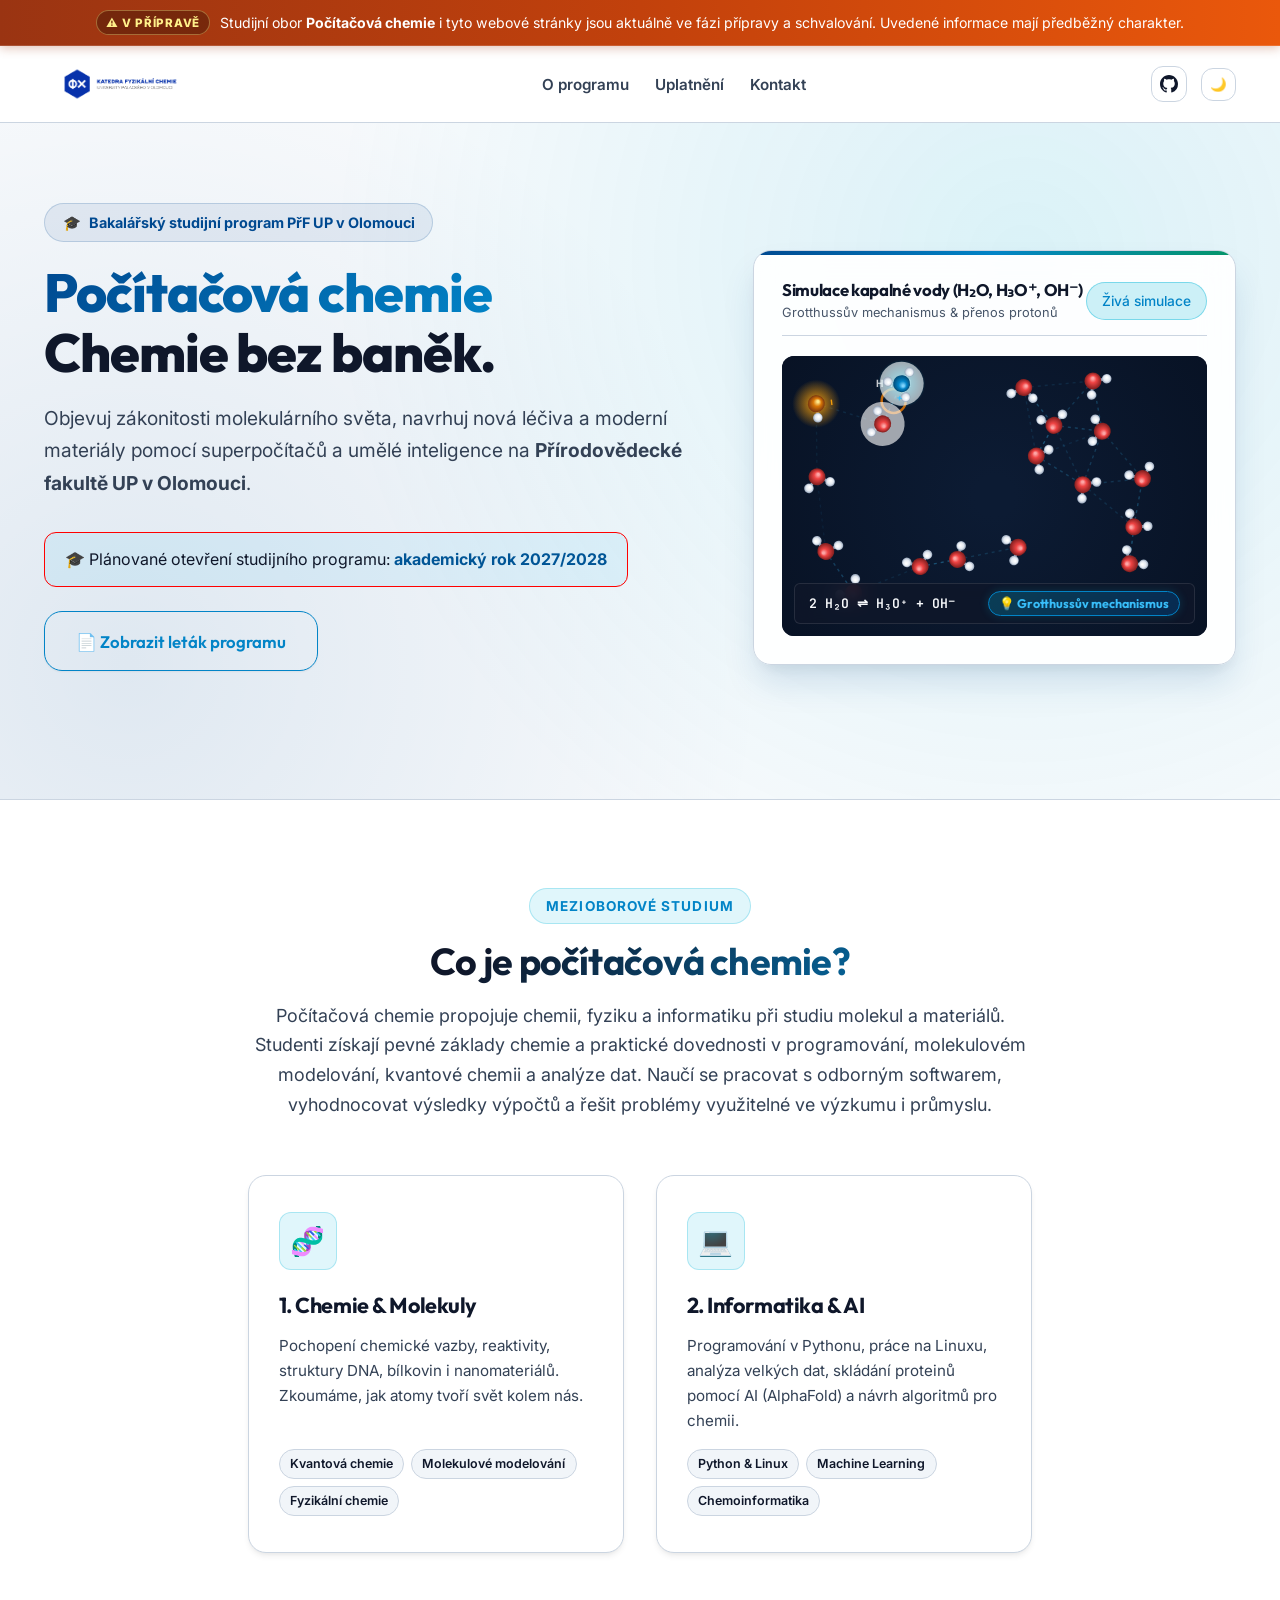
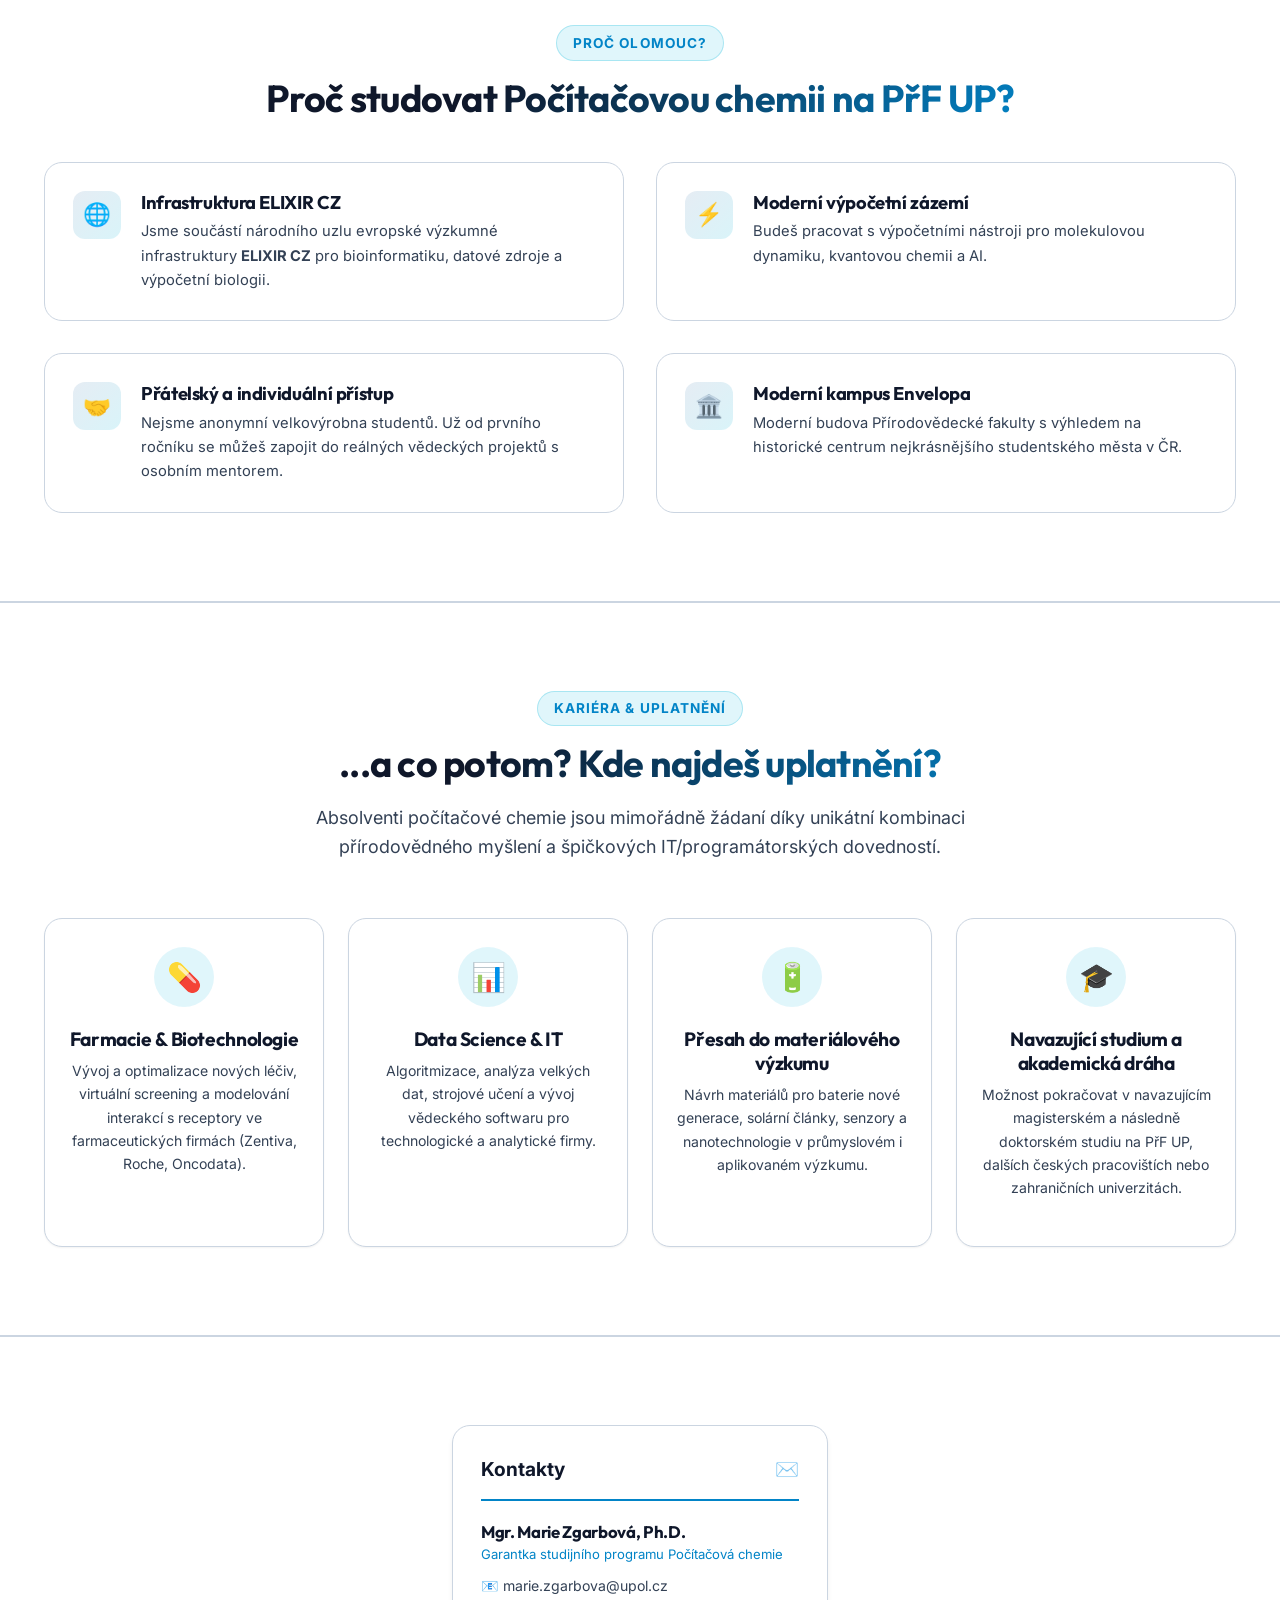
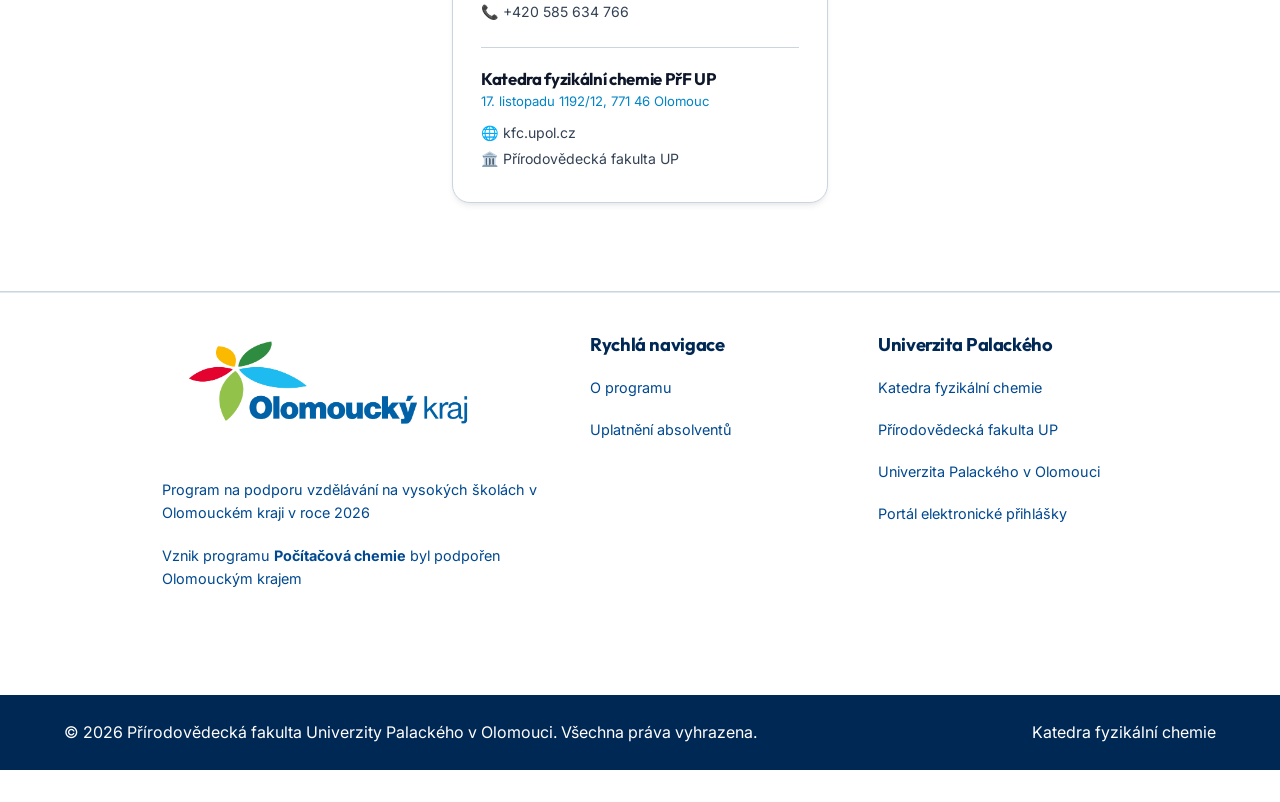
<file: index.html>
<!DOCTYPE html>
<html lang="cs">
<head>
  <meta charset="UTF-8">
  <meta name="viewport" content="width=device-width, initial-scale=1.0">
  <title>Počítačová chemie | Přírodovědecká fakulta Univerzity Palackého v Olomouci</title>
  <meta name="description" content="Studijní program Počítačová chemie na PřF UPOL. Chemie bez baněk, molekulové modelování, kvantová chemie, AI a superpočítače.">
  <meta name="keywords" content="Počítačová chemie, UPOL, PřF, Katedra fyzikální chemie, Olomouc, molekulové modelování, bioinformatika, kvantová chemie, AlphaFold">
  
  <meta name="robots" content="index, follow">
  
  <!-- Fonts -->
  <link rel="preconnect" href="https://fonts.googleapis.com">
  <link rel="preconnect" href="https://fonts.gstatic.com" crossorigin>
  <link href="https://fonts.googleapis.com/css2?family=Inter:wght@300;400;500;600;700&family=Outfit:wght@500;600;700;800&family=JetBrains+Mono:wght@500;700&display=swap" rel="stylesheet">
  
  <link rel="stylesheet" href="assets/css/style.css">
  <link rel="icon" type="image/svg+xml" href="assets/img/logo-kfc.svg">
</head>
<body>

  <!-- Notice: Program and Web in Preparation -->
  <div class="prep-alert-banner">
    <div class="container prep-alert-content">
      <span class="prep-alert-badge">⚠️ V přípravě</span>
      <span>Studijní obor <strong>Počítačová chemie</strong> i tyto webové stránky jsou aktuálně ve fázi přípravy a schvalování. Uvedené informace mají předběžný charakter.</span>
    </div>
  </div>

  <!-- Navigation Bar -->
  <header class="navbar">
    <div class="container nav-container">
      <a href="index.html" class="nav-brand">
        <img src="assets/img/kfc_logo_color_horizontal.png" alt="Katedra fyzikální chemie PřF UPOL" class="nav-logo">
      </a>

      <nav>
        <ul class="nav-links" id="nav-links">
          <li><a href="#uvod" class="nav-link active">O programu</a></li>
<!--          <li><a href="#studium" class="nav-link">Studijní plány</a></li> -->
          <li><a href="#uplatneni" class="nav-link">Uplatnění</a></li>
<!--          <li><a href="#tym" class="nav-link">Vyučující</a></li> -->
<!--          <li><a href="ucebnice.html" class="nav-link" style="color: var(--up-cyan); font-weight: 700;">🧪 Interaktivní učebnice</a></li> -->
          <li><a href="#kontakt" class="nav-link">Kontakt</a></li>
        </ul>
      </nav>

      <div class="nav-actions">
        <a href="https://github.com/chemdatalab/pocitacova-chemie" target="_blank" class="theme-toggle" title="GitHub repozitář (chemdatalab/pocitacova-chemie)" aria-label="GitHub">
          <svg width="18" height="18" viewBox="0 0 24 24" fill="currentColor"><path d="M12 0C5.37 0 0 5.37 0 12c0 5.31 3.435 9.795 8.205 11.385.6.105.825-.255.825-.57 0-.285-.015-1.23-.015-2.235-3.015.555-3.795-.735-4.035-1.41-.135-.345-.72-1.41-1.23-1.695-.42-.225-1.02-.78-.015-.795.945-.015 1.62.87 1.845 1.23 1.08 1.815 2.805 1.305 3.495.99.105-.78.42-1.305.765-1.605-2.67-.3-5.46-1.335-5.46-5.925 0-1.305.465-2.385 1.23-3.225-.12-.3-.54-1.53.12-3.18 0 0 1.005-.315 3.3 1.23.96-.27 1.98-.405 3-.405s2.04.135 3 .405c2.295-1.56 3.3-1.23 3.3-1.23.66 1.65.24 2.88.12 3.18.765.84 1.23 1.905 1.23 3.225 0 4.605-2.805 5.625-5.475 5.925.435.375.81 1.095.81 2.22 0 1.605-.015 2.895-.015 3.3 0 .315.225.69.825.57A12.02 12.02 0 0024 12c0-6.63-5.37-12-12-12z"/></svg>
        </a>
        <button id="theme-toggle" class="theme-toggle" title="Přepnout motiv">🌙</button>
<!--        <a href="https://prihlaska.upol.cz" target="_blank" class="btn btn-primary btn-sm">Podat přihlášku</a>-->
        <button id="mobile-toggle" class="mobile-toggle" aria-label="Menu">☰</button>
      </div>
    </div>
  </header>

  <!-- Hero Section -->
  <section class="hero" id="uvod">
    <div class="container hero-grid">
      <div class="hero-content">
        <div class="hero-badge">
          <span>🎓</span> Bakalářský studijní program PřF UP v Olomouci
        </div>
        <h1 class="hero-title">
          <span class="gradient-text">Počítačová chemie</span><br>
          Chemie bez baněk.
        </h1>
        <p class="hero-lead">
          Objevuj zákonitosti molekulárního světa, navrhuj nová léčiva a moderní materiály pomocí superpočítačů a umělé inteligence na <strong>Přírodovědecké fakultě UP v Olomouci</strong>.
        </p>
        <div class="opening-notice">
         🎓 Plánované otevření studijního programu:<strong> akademický rok 2027/2028</strong>
</div>
        <div class="hero-actions">
<!--          <a href="https://prihlaska.upol.cz" target="_blank" class="btn btn-primary btn-lg">
            🚀 Podat přihlášku ke studiu
          </a>-->
<!--          <a href="ucebnice.html" class="btn btn-secondary btn-lg">
            📖 Interaktivní učebnice & cvičení
          </a>-->
          <a href="PCH-letak.pdf" target="_blank" class="btn btn-outline btn-lg">
            📄 Zobrazit leták programu
          </a>
        </div>
<!--        <div class="hero-stats">
          <div class="stat-item">
            <h3>100 %</h3>
            <p>Uplatnění absolventů ve výzkumu i praxi</p>
          </div>
          <div class="stat-item">
            <h3>ELIXIR CZ</h3>
            <p>Člen evropské výzkumné infrastruktury</p>
          </div>
          <div class="stat-item">
            <h3>1:1</h3>
            <p>Individuální přístup a práce v týmech</p>
          </div>
        </div>
-->
      </div>

      <!-- Hero Visual Card (Interactive Canvas Animation) -->
      <div class="hero-visual">
        <div class="hero-card">
          <div class="hero-card-header">
            <div>
              <h4 style="font-size: 1.05rem; margin-bottom: 0.15rem;">Simulace kapalné vody (H₂O, H₃O⁺, OH⁻)</h4>
              <p style="font-size: 0.8rem; color: var(--text-subtle); margin-bottom: 0;">Grotthussův mechanismus & přenos protonů</p>
            </div>
            <span class="chapter-pill" style="background: rgba(0, 180, 216, 0.2); color: var(--up-cyan); border-color: rgba(0, 180, 216, 0.4);">Živá simulace</span>
          </div>
          <div class="hero-canvas-wrap">
            <canvas id="hero-canvas"></canvas>
            <div class="hero-canvas-overlay">
              <span style="font-family: var(--font-mono); font-size: 0.82rem; font-weight: 600; color: #f8fafc;">2 H₂O ⇌ H₃O⁺ + OH⁻</span>
              <div class="grotthuss-bubble-wrapper">
                <button class="grotthuss-info-btn" id="grotthuss-toggle" type="button" aria-label="Vysvětlení Grotthussova mechanismu">
                  💡 Grotthussův mechanismus
                </button>
              </div>
            </div>
            <div class="grotthuss-popover" id="grotthuss-popover">
              <div class="grotthuss-popover-header">
                <h5>Grotthussův mechanismus autoprotolýzy</h5>
                <button class="grotthuss-close-btn" id="grotthuss-close" type="button" title="Zavřít">✕ Zavřít</button>
              </div>
              <div class="grotthuss-popover-body">
                <div class="grotthuss-formula">2 H₂O ⇌ H₃O⁺ + OH⁻</div>
                <p style="margin-bottom: 0.5rem; font-size: 0.82rem; color: #cbd5e1;">
                  Voda podléhá neustálé <strong>autoprotolýze</strong>. Místo toho, aby se ion H<sub>3</sub>O<sup>+</sup> pohyboval kapalinou pomalou difúzí, dochází k bleskovému <strong>přeskakování protonu (H<sup>+</sup>)</strong> po síti vodíkových můstků mezi sousedními molekulami.
                </p>
                <div class="grotthuss-legend">
                  <span class="legend-item"><span class="legend-dot" style="background:#ef4444;"></span> H₂O (voda)</span>
                  <span class="legend-item"><span class="legend-dot" style="background:#0284c7; box-shadow:0 0 5px #38bdf8;"></span> H₃O⁺ (kation ⊕)</span>
                  <span class="legend-item"><span class="legend-dot" style="background:#d97706; box-shadow:0 0 5px #f59e0b;"></span> OH⁻ (anion ⊖)</span>
                </div>
                <p class="grotthuss-note">
                  ⚡ Díky tomu mají protony ve vodě mimořádnou mobilitu – klíč k acidobazickým reakcím, buněčnému dýchání i enzymatické katalýze!
                </p>
              </div>
            </div>
          </div>
        </div>
      </div>
    </div>
  </section>

  <!-- What is Computational Chemistry? (3 Pillars) -->
  <section class="section section-alt" id="co-je-to">
    <div class="container">
      <div class="section-header">
        <span class="section-tag">Mezioborové studium</span>
        <h2 class="section-title">Co je počítačová chemie?</h2>
        <p class="section-subtitle">
         Počítačová chemie propojuje chemii, fyziku a informatiku při studiu molekul a materiálů. Studenti získají pevné základy chemie a praktické dovednosti v programování, molekulovém modelování, kvantové chemii a analýze dat. Naučí se pracovat s odborným softwarem, vyhodnocovat výsledky výpočtů a řešit problémy využitelné ve výzkumu i průmyslu. 
        </p>
      </div>

      <div class="pillars-grid">
        <div class="pillar-card">
          <div class="pillar-icon">🧬</div>
          <h3>1. Chemie & Molekuly</h3>
          <p>
            Pochopení chemické vazby, reaktivity, struktury DNA, bílkovin i nanomateriálů. Zkoumáme, jak atomy tvoří svět kolem nás.
          </p>
          <div class="pillar-tags">
            <span class="pillar-tag">Kvantová chemie</span>
            <span class="pillar-tag">Molekulové modelování</span>
            <span class="pillar-tag">Fyzikální chemie</span>
          </div>
        </div>

        <div class="pillar-card">
          <div class="pillar-icon">💻</div>
          <h3>2. Informatika & AI</h3>
          <p>
            Programování v Pythonu, práce na Linuxu, analýza velkých dat, skládání proteinů pomocí AI (AlphaFold) a návrh algoritmů pro chemii.
          </p>
          <div class="pillar-tags">
            <span class="pillar-tag">Python & Linux</span>
            <span class="pillar-tag">Machine Learning</span>
            <span class="pillar-tag">Chemoinformatika</span>
          </div>
        </div>

<!--        <div class="pillar-card">
          <div class="pillar-icon">📐</div>
          <h3>3. Fyzika & Matematika</h3>
          <p>
            Využití Newtonových zákonů a kvantové mechaniky k přesnému popisu pohybu elektronů a atomů v čase a prostoru.
          </p>
          <div class="pillar-tags">
            <span class="pillar-tag">Molekulová dynamika</span>
            <span class="pillar-tag">Termodynamika</span>
            <span class="pillar-tag">Statistická fyzika</span>
          </div>
        </div>-->
      </div>

      <!-- Why Study at UPOL Section -->
      <div style="margin-top: 4.5rem;">
        <div class="section-header" style="margin-bottom: 2.5rem;">
          <span class="section-tag">Proč Olomouc?</span>
          <h2 class="section-title">Proč studovat Počítačovou chemii na PřF UP?</h2>
        </div>

        <div class="reasons-grid">
          <div class="reason-card">
            <div class="reason-icon-wrap">🌐</div>
            <div>
              <h4 style="font-size: 1.15rem; margin-bottom: 0.35rem;">Infrastruktura ELIXIR CZ</h4>
              <p style="margin-bottom: 0; font-size: 0.92rem;">
                Jsme součástí národního uzlu evropské výzkumné infrastruktury <strong>ELIXIR CZ</strong> pro bioinformatiku, datové zdroje a výpočetní biologii.
              </p>
            </div>
          </div>

          <div class="reason-card">
            <div class="reason-icon-wrap">⚡</div>
            <div>
              <h4 style="font-size: 1.15rem; margin-bottom: 0.35rem;">Moderní výpočetní zázemí</h4>
              <p style="margin-bottom: 0; font-size: 0.92rem;">
                Budeš pracovat s výpočetními nástroji pro molekulovou dynamiku, kvantovou chemii a AI.
              </p>
            </div>
          </div>

          <div class="reason-card">
            <div class="reason-icon-wrap">🤝</div>
            <div>
              <h4 style="font-size: 1.15rem; margin-bottom: 0.35rem;">Přátelský a individuální přístup</h4>
              <p style="margin-bottom: 0; font-size: 0.92rem;">
                Nejsme anonymní velkovýrobna studentů. Už od prvního ročníku se můžeš zapojit do reálných vědeckých projektů s osobním mentorem.
              </p>
            </div>
          </div>

          <div class="reason-card">
            <div class="reason-icon-wrap">🏛️</div>
            <div>
              <h4 style="font-size: 1.15rem; margin-bottom: 0.35rem;">Moderní kampus Envelopa</h4>
              <p style="margin-bottom: 0; font-size: 0.92rem;">
                Moderní budova Přírodovědecké fakulty s výhledem na historické centrum nejkrásnějšího studentského města v ČR.
              </p>
            </div>
          </div>
        </div>
      </div>
    </div>
  </section>

  <!-- Study Plans / Curriculum Section -->
<script type="text/plain">  <!-- smazat script aby se sekce ukazala-->
  <section class="section" id="studium">
    <div class="container">
      <div class="section-header">
        <span class="section-tag">Koncepce studia</span>
        <h2 class="section-title">Studijní plány a předměty</h2>
        <p class="section-subtitle">
          Jasná a logická struktura od základů přírodních věd a programování až po pokročilé simulace na klastrech.
        </p>
      </div>

      <!-- Tab Buttons for Bc. and Mgr. -->
      <div class="program-tabs">
        <button class="tab-btn active" data-tab="bc-tab">
          🎓 Bakalářské studium (Bc. Počítačová chemie, 3 roky)
        </button>
        <button class="tab-btn" data-tab="mgr-tab">
          🔬 Navazující magisterské (Mgr. Fyzikální chemie, 2 roky)
        </button>
      </div>

      <!-- Bachelor Content (Bc. Počítačová chemie) -->
      <div class="tab-content active" id="bc-tab">
        <div class="curriculum-grid">
          <!-- 1. Year -->
          <div class="year-card">
            <div class="year-card-header">
              <h3>1. Ročník (Základy)</h3>
              <span>Chemie, matematika a základy IT</span>
            </div>
            <ul class="courses-list">
              <li class="course-item">
                <span>Struktura atomů a molekul</span>
                <span class="course-code">KFC/SAM</span>
              </li>
              <li class="course-item">
                <span>Základy anorganické chemie 1 & 2</span>
                <span class="course-code">AFC/ACH1</span>
              </li>
              <li class="course-item">
                <span>Seminář z matematiky & Diskrétní struktury</span>
                <span class="course-code">KMI/UDS</span>
              </li>
              <li class="course-item">
                <span>Fyzikální chemie 1 & Chemická struktura</span>
                <span class="course-code">KFC/FC1</span>
              </li>
              <li class="course-item">
                <span>CHD Chemické databáze</span>
                <span class="course-code">KFC/CHD</span>
              </li>
              <li class="course-item">
                <span>Programování pro chemiky / Python</span>
                <span class="course-code">KFC/PCH</span>
              </li>
            </ul>
          </div>

          <!-- 2. Year -->
          <div class="year-card">
            <div class="year-card-header">
              <h3>2. Ročník (Modelování & IT)</h3>
              <span>Molekulové modelování a algoritmizace</span>
            </div>
            <ul class="courses-list">
              <li class="course-item">
                <span>Algoritmizace & Programování pro IT</span>
                <span class="course-code">KMI/AL1</span>
              </li>
              <li class="course-item">
                <span>MOM1 & MOM2 Molekulové modelování</span>
                <span class="course-code">KFC/MOM1</span>
              </li>
              <li class="course-item">
                <span>Fyzikální chemie 2 (Termodynamika, Kinetika)</span>
                <span class="course-code">KFC/FC2</span>
              </li>
              <li class="course-item">
                <span>Zpracování experimentálních dat</span>
                <span class="course-code">KFC/ZED</span>
              </li>
              <li class="course-item">
                <span>CHIN Chemická informatika</span>
                <span class="course-code">KFC/CHIN</span>
              </li>
              <li class="course-item">
                <span>Analytická chemie 1 & 2</span>
                <span class="course-code">ACH/AC1</span>
              </li>
            </ul>
          </div>

          <!-- 3. Year -->
          <div class="year-card">
            <div class="year-card-header">
              <h3>3. Ročník (Specializace & AI)</h3>
              <span>Racionální návrh léčiv, AI a bakalářská práce</span>
            </div>
            <ul class="courses-list">
              <li class="course-item">
                <span>Drug design – racionální návrh léčiv</span>
                <span class="course-code">KFC/DD</span>
              </li>
              <li class="course-item">
                <span>MCHR Modelování chemických reakcí</span>
                <span class="course-code">KFC/MCHR</span>
              </li>
              <li class="course-item">
                <span>SUCH Úvod do strojového učení v chemii</span>
                <span class="course-code">KFC/SUCH</span>
              </li>
              <li class="course-item">
                <span>Základy biochemie</span>
                <span class="course-code">KBC/BCH</span>
              </li>
              <li class="course-item">
                <span>Modelování materiálů a nanomateriálů</span>
                <span class="course-code">KFC/MMN</span>
              </li>
              <li class="course-item">
                <span>Bakalářská práce 1 & 2 (vlastní výzkumný projekt)</span>
                <span class="course-code">KFC/BP1</span>
              </li>
            </ul>
          </div>
        </div>
      </div>

      <!-- Master Content (Mgr. Fyzikální chemie se zaměřením na výpočetní chemii) -->
      <div class="tab-content" id="mgr-tab">
        <div class="mgr-highlight">
          <div class="mgr-highlight-header">
            <span class="mgr-badge">Navazující magisterské studium</span>
            <h3 style="font-size: 1.4rem; margin-bottom: 0;">Studijní program Fyzikální chemie (PřF UPOL)</h3>
          </div>
          <p style="font-size: 1.02rem; margin-bottom: 1.5rem;">
            Přímo navazující dvouleté magisterské studium programu <strong>Fyzikální chemie</strong> nabízí specializovaný směr zaměřený na pokročilé metody počítačové chemie, molekulového modelování a výpočetního materiálového výzkumu.
          </p>

          <div style="display: grid; grid-template-columns: repeat(3, 1fr); gap: 1.5rem;">
            <div style="background: var(--bg-card); padding: 1.25rem; border-radius: var(--radius-md); border: 1px solid var(--border-color);">
              <h4 style="font-size: 1.05rem; color: var(--up-blue-light); margin-bottom: 0.5rem;">Biomolekulární modelování</h4>
              <p style="font-size: 0.88rem; margin-bottom: 0;">Simulace DNA, RNA, transportních kanálů v membránách a hybridní metody QM/MM.</p>
            </div>
            <div style="background: var(--bg-card); padding: 1.25rem; border-radius: var(--radius-md); border: 1px solid var(--border-color);">
              <h4 style="font-size: 1.05rem; color: var(--up-blue-light); margin-bottom: 0.5rem;">Materiály & Nanotechnologie</h4>
              <p style="font-size: 0.88rem; margin-bottom: 0;">Kvantové výpočty 2D materiálů (grafen, MOFy), fotovoltaika a katalyzátory pro zelenou energii.</p>
            </div>
            <div style="background: var(--bg-card); padding: 1.25rem; border-radius: var(--radius-md); border: 1px solid var(--border-color);">
              <h4 style="font-size: 1.05rem; color: var(--up-blue-light); margin-bottom: 0.5rem;">Racionální návrh léčiv (CADD)</h4>
              <p style="font-size: 0.88rem; margin-bottom: 0;">Virtuální screening milionů sloučenin, molekulární dokování a predikce ADMET vlastností.</p>
            </div>
          </div>
        </div>
      </div>
    </div>
  </section>
</script>

  <!-- Career Opportunities ("...a co potom?") -->
  <section class="section section-alt" id="uplatneni">
    <div class="container">
      <div class="section-header">
        <span class="section-tag">Kariéra & Uplatnění</span>
        <h2 class="section-title">...a co potom? Kde najdeš uplatnění?</h2>
        <p class="section-subtitle">
          Absolventi počítačové chemie jsou mimořádně žádaní díky unikátní kombinaci přírodovědného myšlení a špičkových IT/programátorských dovedností.
        </p>
      </div>

      <div class="career-grid">
        <div class="career-card">
          <div class="career-icon">💊</div>
          <h3 style="font-size: 1.2rem; margin-bottom: 0.5rem;">Farmacie & Biotechnologie</h3>
          <p style="font-size: 0.88rem;">
            Vývoj a optimalizace nových léčiv, virtuální screening a modelování interakcí s receptory ve farmaceutických firmách (Zentiva, Roche, Oncodata).
          </p>
        </div>

        <div class="career-card">
          <div class="career-icon">📊</div>
          <h3 style="font-size: 1.2rem; margin-bottom: 0.5rem;">Data Science & IT</h3>
          <p style="font-size: 0.88rem;">
            Algoritmizace, analýza velkých dat, strojové učení a vývoj vědeckého softwaru pro technologické a analytické firmy.
          </p>
        </div>

        <div class="career-card">
          <div class="career-icon">🔋</div>
          <h3 style="font-size: 1.2rem; margin-bottom: 0.5rem;">Přesah do materiálového výzkumu</h3>
          <p style="font-size: 0.88rem;">
            Návrh materiálů pro baterie nové generace, solární články, senzory a nanotechnologie v průmyslovém i aplikovaném výzkumu.
          </p>
        </div>

        <div class="career-card">
          <div class="career-icon">🎓</div>
          <h3 style="font-size: 1.2rem; margin-bottom: 0.5rem;">Navazující studium a akademická dráha</h3>
          <p style="font-size: 0.88rem;">
            Možnost pokračovat v navazujícím magisterském a následně doktorském studiu na PřF UP, dalších českých pracovištích nebo zahraničních univerzitách.
          </p>
        </div>
      </div>
    </div>
  </section>

<script type="text/plain">
  <!-- Instructors / Faculty Team Medallions -->
  <section class="section" id="tym">
    <div class="container">
      <div class="section-header">
        <span class="section-tag">Náš tým</span>
        <h2 class="section-title">Vyučující a vědečtí mentoři</h2>
        <p class="section-subtitle">
          Učit tě budou špičkoví vědci s bohatými mezinárodními zkušenostmi a granty.
        </p>
      </div>

      <div class="team-grid">
        <!-- Mgr. Marie Zgarbová -->
        <div class="team-card">
          <div class="team-card-top">
            <div class="team-avatar">MZ</div>
            <div class="team-info">
              <h4>Mgr. Marie Zgarbová, Ph.D.</h4>
              <span class="role">Garantka programu & Molekulové modelování</span>
            </div>
          </div>
          <div class="team-card-body">
            <p>
              Garantka studijního programu Počítačová chemie. Mezinárodně uznávaná specialistka na vývoj a zpřesnění silových polí pro nukleové kyseliny (světoznámá OL parametrizace pro RNA a DNA – např. OL3, OL15, epsilon/zeta torze), která je dnes celosvětovým standardem v balíku AMBER. Vyučuje Molekulové modelování 2 (MOM2), Chemický software, Jadernou chemii a vede bakalářské práce.
            </p>
            <span class="team-research-tag">Garantka programu</span>
            <span class="team-research-tag">Silová pole (OL parametrizace)</span>
            <span class="team-research-tag">DNA & RNA dynamika</span>
            <span class="team-research-tag">AMBER</span>
          </div>
        </div>

        <!-- prof. Karel Berka -->
        <div class="team-card">
          <div class="team-card-top">
            <div class="team-avatar">KB</div>
            <div class="team-info">
              <h4>prof. RNDr. Karel Berka, Ph.D.</h4>
              <span class="role">Profesor & Bioinformatik (ELIXIR CZ)</span>
            </div>
          </div>
          <div class="team-card-body">
            <p>
              Specialista na výpočetní bioinformatiku, membránové transporty, drug design, spoluautor celosvětového vizualizačního standardu <strong>Mol*</strong> (Molstar.org, Nucleic Acids Research 2021) a webových nástrojů infrastruktury ELIXIR CZ (MOLE, ChannelsDB, 3D Orbital Simulator). Vyučuje Fyzikální chemii 1, Strukturu atomů a molekul a Racionální návrh léčiv.
            </p>
            <span class="team-research-tag">Mol* Co-author</span>
            <span class="team-research-tag">ELIXIR CZ</span>
            <span class="team-research-tag">Drug Design</span>
            <span class="team-research-tag">Bioinformatika</span>
          </div>
        </div>

        <!-- doc. Petr Jurečka -->
        <div class="team-card">
          <div class="team-card-top">
            <div class="team-avatar">PJ</div>
            <div class="team-info">
              <h4>doc. RNDr. Petr Jurečka, Ph.D.</h4>
              <span class="role">Docent & Kvantová chemie</span>
            </div>
          </div>
          <div class="team-card-body">
            <p>
              Mezinárodně uznávaný odborník na kvantovou chemii, nekovalentní interakce biomolekul a parametrizaci silových polí. Je spoluautorem celosvětově referenčního benchmarkového datasetu <strong>S66</strong> (a S22) pro nekovalentní interakce v biomolekulách. Vyučuje předměty Chemická struktura, Molekulové modelování 1 (MOM1) a Modelování materiálů a nanomateriálů.
            </p>
            <span class="team-research-tag">S66 Benchmark</span>
            <span class="team-research-tag">Kvantová chemie</span>
            <span class="team-research-tag">Nekovalentní interakce</span>
            <span class="team-research-tag">Materiálové simulace</span>
          </div>
        </div>

        <!-- Mgr. Petr Stadlbauer -->
        <div class="team-card">
          <div class="team-card-top">
            <div class="team-avatar">PS</div>
            <div class="team-info">
              <h4>Mgr. Petr Stadlbauer, Ph.D.</h4>
              <span class="role">Vědecký pracovník & Dynamika nukleových kyselin</span>
            </div>
          </div>
          <div class="team-card-body">
            <p>
              Mezinárodně uznávaný odborník na molekulární dynamiku nukleových kyselin, nekanonické struktury DNA a RNA (zejména G-kvadruplexy), koordinaci iontů a zpřesňování silových polí. Zabývá se pokročilými simulačními a vzorkovacími metodami a strukturální biologií. Vyučuje Molekulové modelování a podílí se na vedení studentských prací.
            </p>
            <span class="team-research-tag">G-kvadruplexy</span>
            <span class="team-research-tag">Molekulární dynamika</span>
            <span class="team-research-tag">DNA & RNA struktura</span>
            <span class="team-research-tag">Pokročilé vzorkování</span>
          </div>
        </div>

        <!-- Mgr. Adam Matěj -->
        <div class="team-card">
          <div class="team-card-top">
            <div class="team-avatar">AM</div>
            <div class="team-info">
              <h4>Mgr. Adam Matěj, Ph.D.</h4>
              <span class="role">Výzkumník & Modelování reakcí</span>
            </div>
          </div>
          <div class="team-card-body">
            <p>
              Zabývá se teoretickým studiem reakčních mechanismů, povrchovou chemií, katalýzou a kvantově-chemickými simulacemi materiálů. Vyučuje Modelování chemických reakcí (MCHR), Modelování materiálů a nanomateriálů a oborové semináře.
            </p>
            <span class="team-research-tag">Reakční mechanismy</span>
            <span class="team-research-tag">DFT Výpočty</span>
            <span class="team-research-tag">Katalýza</span>
          </div>
        </div>

        <!-- Ing. Mgr. Václav Bazgier -->
        <div class="team-card">
          <div class="team-card-top">
            <div class="team-avatar">VB</div>
            <div class="team-info">
              <h4>Ing. Mgr. Václav Bazgier, Ph.D.</h4>
              <span class="role">Chemoinformatik & Vývojář vědeckých databází</span>
            </div>
          </div>
          <div class="team-card-body">
            <p>
              Odborník na chemickou informatiku, chemoinformatické algoritmy, reprezentaci molekul a správu vědeckých databází (např. v rámci ELIXIR CZ). Vyučuje předměty Chemická informatika (CHIN), Chemické databáze (CHD), Programování pro chemiky a Strukturu atomů a molekul.
            </p>
            <span class="team-research-tag">Chemoinformatika</span>
            <span class="team-research-tag">Chemické databáze</span>
            <span class="team-research-tag">ELIXIR CZ</span>
          </div>
        </div>
      </div>
    </div>
  </section>
</script>

<script type="text/plain">
  <!-- Interactive Textbook Teaser Section -->
  <section class="section">
    <div class="container">
      <div class="textbook-teaser">
        <div class="textbook-teaser-grid">
          <div>
            <span class="section-tag" style="background: rgba(255, 255, 255, 0.15); color: #ffffff; border-color: rgba(255, 255, 255, 0.3);">
              Online výukový portál
            </span>
            <h2>Interaktivní učebnice s online cvičeními</h2>
            <p>
              Nahlédni do světa počítačové chemie přímo ve svém prohlížeči. Připravili jsme 10 srozumitelných kapitol pro středoškoláky doplněných o 3D simulátory, zobrazení molekul, infračervená spektra a AlphaFold vizualizace.
            </p>
            <div class="chapter-pills">
              <a href="ucebnice.html#kapitola-1" class="chapter-pill" title="Přejít na kapitolu 1">1. Chemie bez baněk ↗</a>
              <a href="ucebnice.html#kapitola-2" class="chapter-pill" title="Přejít na kapitolu 2">2. Kvantová chemie (3D orbitaly) ↗</a>
              <a href="ucebnice.html#kapitola-3" class="chapter-pill" title="Přejít na kapitolu 3">3. Kuličky a pružinky (IR) ↗</a>
              <a href="ucebnice.html#kapitola-4" class="chapter-pill" title="Přejít na kapitolu 4">4. Víceměřítkové modelování ↗</a>
              <a href="ucebnice.html#kapitola-5" class="chapter-pill" title="Přejít na kapitolu 5">5. Chemická informatika ↗</a>
              <a href="ucebnice.html#kapitola-6" class="chapter-pill" title="Přejít na kapitolu 6">6. Návrh léčiv & dokování ↗</a>
              <a href="ucebnice.html#kapitola-7" class="chapter-pill" title="Přejít na kapitolu 7">7. Skládání bílkovin (AlphaFold AI) ↗</a>
              <a href="ucebnice.html#kapitola-8" class="chapter-pill" title="Přejít na kapitolu 8">8. Studium reakcí ↗</a>
              <a href="ucebnice.html#kapitola-9" class="chapter-pill" title="Přejít na kapitolu 9">9. Materiály & baterie ↗</a>
              <a href="ucebnice.html#kapitola-10" class="chapter-pill" title="Přejít na kapitolu 10">10. Závěr & Kam dál ↗</a>
            </div>
            <a href="ucebnice.html" class="btn btn-cyan btn-lg">
              🧪 Otevřít celou učebnici se simulátory
            </a>
          </div>

          <div style="text-align: center;">
            <div style="background: rgba(15, 23, 42, 0.65); border: 1px solid rgba(255, 255, 255, 0.2); border-radius: var(--radius-lg); padding: 2rem; backdrop-filter: blur(12px);">
              <div style="font-size: 3.5rem; margin-bottom: 0.5rem;">💻✨</div>
              <h4 style="color: #ffffff; margin-bottom: 0.5rem;">Okamžitě v prohlížeči</h4>
              <p style="color: #cbd5e1; font-size: 0.88rem; margin-bottom: 1.25rem;">
                Bez nutnosti cokoliv instalovat nebo se registrovat.
              </p>
              <a href="ucebnice.html#kapitola-2" class="btn btn-outline btn-sm" style="color: #ffffff; border-color: #ffffff;">
                Vyzkoušet 3D orbitaly & molekuly
              </a>
            </div>
          </div>
        </div>
      </div>
    </div>
  </section>
</script>


  <!-- Sidebar & Contact Info (Inspirace bioinformatikou & nano) -->
  <section class="section section-alt" id="kontakt">
<script type="text/plain">
    <div class="container info-sidebar-grid">
      <!-- Left Column: Admission & Steps -->
      <div>
        <span class="section-tag">Přijímací řízení</span>
        <h2 class="section-title" style="font-size: 2rem;">Jak se přihlásit ke studiu?</h2>
        <p style="font-size: 1.05rem; margin-bottom: 2rem;">
          Přihláška ke studiu se podává elektronicky přes portál Univerzity Palackého.
        </p>

        <div style="display: flex; flex-direction: column; gap: 1.25rem;">
          <div style="display: flex; gap: 1.25rem; background: var(--bg-card); padding: 1.5rem; border-radius: var(--radius-md); border: 1px solid var(--border-color);">
            <div style="width: 38px; height: 38px; background: var(--up-blue); color: #ffffff; border-radius: 50%; display: flex; align-items: center; justify-content: center; font-weight: 800; flex-shrink: 0;">1</div>
            <div>
              <h4 style="font-size: 1.1rem; margin-bottom: 0.25rem;">Vyplň e-přihlášku na PřF UP</h4>
              <p style="font-size: 0.9rem; margin-bottom: 0;">Vyber bakalářský program <strong>Počítačová chemie</strong> na <a href="https://prihlaska.upol.cz" target="_blank">prihlaska.upol.cz</a>.</p>
            </div>
          </div>

          <div style="display: flex; gap: 1.25rem; background: var(--bg-card); padding: 1.5rem; border-radius: var(--radius-md); border: 1px solid var(--border-color);">
            <div style="width: 38px; height: 38px; background: var(--up-blue); color: #ffffff; border-radius: 50%; display: flex; align-items: center; justify-content: center; font-weight: 800; flex-shrink: 0;">2</div>
            <div>
              <h4 style="font-size: 1.1rem; margin-bottom: 0.25rem;">Termín podání přihlášek</h4>
              <p style="font-size: 0.9rem; margin-bottom: 0;">Přihlášky do 1. kola se podávají obvykle do <strong>15. března</strong> (2. kolo dle vyhlášení).</p>
            </div>
          </div>

          <div style="display: flex; gap: 1.25rem; background: var(--bg-card); padding: 1.5rem; border-radius: var(--radius-md); border: 1px solid var(--border-color);">
            <div style="width: 38px; height: 38px; background: var(--up-blue); color: #ffffff; border-radius: 50%; display: flex; align-items: center; justify-content: center; font-weight: 800; flex-shrink: 0;">3</div>
            <div>
              <h4 style="font-size: 1.1rem; margin-bottom: 0.25rem;">Navštiv nás na Dni otevřených dveří</h4>
              <p style="font-size: 0.9rem; margin-bottom: 0;">Přijď se podívat na kampus Envelopa, prohlédnout si výpočetní učebny a popovídat si se studenty i vyučujícími.</p>
            </div>
          </div>
        </div>
      </div>
</script>
      <!-- Right Column: Info box & Contacts (Style of bioinformatiku.cz sidebar) -->
 <script type="text/plain">
      <div>
        <div class="info-sidebar-box">
          <div class="info-box-title">
            <span style="font-weight: 700;">Informační materiály</span>
            <span>📄</span>
          </div>
          <a href="PCH-letak.pdf" target="_blank" class="download-card">
            <div class="download-icon">📄</div>
            <div class="download-info">
              <h5>Informační leták programu</h5>
              <span>Přehled studia a uplatnění (PNG)</span>
            </div>
          </a>
          <a href="ucebnice.html" class="download-card">
            <div class="download-icon">📖</div>
            <div class="download-info">
              <h5>Učebnice Počítačová chemie</h5>
              <span>Online E-kniha s 3D cvičeními</span>
            </div>
          </a>
          <a href="https://github.com/chemdatalab/pocitacova-chemie" target="_blank" class="download-card">
            <div class="download-icon">🐙</div>
            <div class="download-info">
              <h5>GitHub: chemdatalab/pocitacova-chemie</h5>
              <span>Kódy, výukové materiály a repozitář</span>
            </div>
          </a>
        </div>
</script>
        <div class="info-sidebar-box" style="width: calc(100% - 32px); max-width: 376px; margin: 0 auto; box-sizing: border-box;">
          <div class="info-box-title">
            <span style="font-weight: 700;">Kontakty</span>
            <span>✉️</span>
          </div>
          <div class="contact-person">
            <h5>Mgr. Marie Zgarbová, Ph.D.</h5>
            <div class="title">Garantka studijního programu Počítačová chemie</div>
            <a href="mailto:marie.zgarbova@upol.cz">📧 marie.zgarbova@upol.cz</a>
            <a href="tel:+420585634762">📞 +420 585 634 766</a>
          </div>
<!--
          <div class="contact-person">
            <h5>prof. RNDr. Karel Berka, Ph.D.</h5>
            <div class="title">Katedra fyzikální chemie PřF UP</div>
            <a href="mailto:karel.berka@upol.cz">📧 karel.berka@upol.cz</a>
            <a href="tel:+420585634762">📞 +420 585 634 762</a>
          </div>
-->
          <div class="contact-person">
            <h5>Katedra fyzikální chemie PřF UP</h5>
            <div class="title">17. listopadu 1192/12, 771 46 Olomouc</div>
            <a href="https://kfc.upol.cz" target="_blank">🌐 kfc.upol.cz</a>
            <a href="https://prf.upol.cz" target="_blank">🏛️ Přírodovědecká fakulta UP</a>
          </div>
        </div>
      </div>
    </div>
  </section>

  <!-- Footer -->
  <footer class="footer">
    <div class="container footer-grid">
      <div>
        <div class="footer-logos">
<!--
          <img src="assets/img/kfclogo_white_horizontal.png" alt="Katedra fyzikální chemie UPOL" class="footer-logo-item" style="height: 46px;">
-->
          <img src="assets/img/logo-olomouckeho-kraje.jpg" alt="Olomoucký kraj" class="footer-logo-item footer-logo-kraj">
        </div>
        <p>
          Program na podporu vzdělávání na vysokých školách v Olomouckém kraji v roce 2026</p>
        <p>
          Vznik programu <strong>Počítačová chemie</strong> byl podpořen Olomouckým krajem
        </p>
      </div>

      <div>
        <h4>Rychlá navigace</h4>
        <p><a href="#uvod">O programu</a></p>
<!--        <p><a href="#studium">Studijní plány (Bc. & Mgr.)</a></p>-->
        <p><a href="#uplatneni">Uplatnění absolventů</a></p>
<!--        <p><a href="#tym">Vyučující a výzkum</a></p>-->
      </div>

<!--      <div>
        <h4>Výukové zdroje</h4>
        <p><a href="ucebnice.html">Interaktivní učebnice</a></p>
        <p><a href="https://karelberka.github.io/orbital-simulator/" target="_blank">3D Orbital Simulator</a></p>
        <p><a href="https://molstar.org/viewer/" target="_blank">Mol* 3D Viewer</a></p>
        <p><a href="https://github.com/chemdatalab/pocitacova-chemie" target="_blank">GitHub repozitář (chemdatalab)</a></p>
        <p><a href="PCH-letak.pdf" target="_blank">Informační leták programu (PNG)</a></p>
      </div>
      -->

      <div>
        <h4>Univerzita Palackého</h4>
        <p><a href="https://kfc.upol.cz" target="_blank">Katedra fyzikální chemie</a></p>
        <p><a href="https://prf.upol.cz" target="_blank">Přírodovědecká fakulta UP</a></p>
        <p><a href="https://www.upol.cz" target="_blank">Univerzita Palackého v Olomouci</a></p>
        <p><a href="https://prihlaska.upol.cz" target="_blank">Portál elektronické přihlášky</a></p>
      </div>
    </div>

    <div class="footer-bottom">
      <div class="container footer-bottom-inner">
      <div>
        © 2026 Přírodovědecká fakulta Univerzity Palackého v Olomouci. Všechna práva vyhrazena.
      </div>
      <div>
       Katedra fyzikální chemie
      </div>
    </div>
  </div>

  <script src="assets/js/main.js"></script>
</body>
</html>
</file>
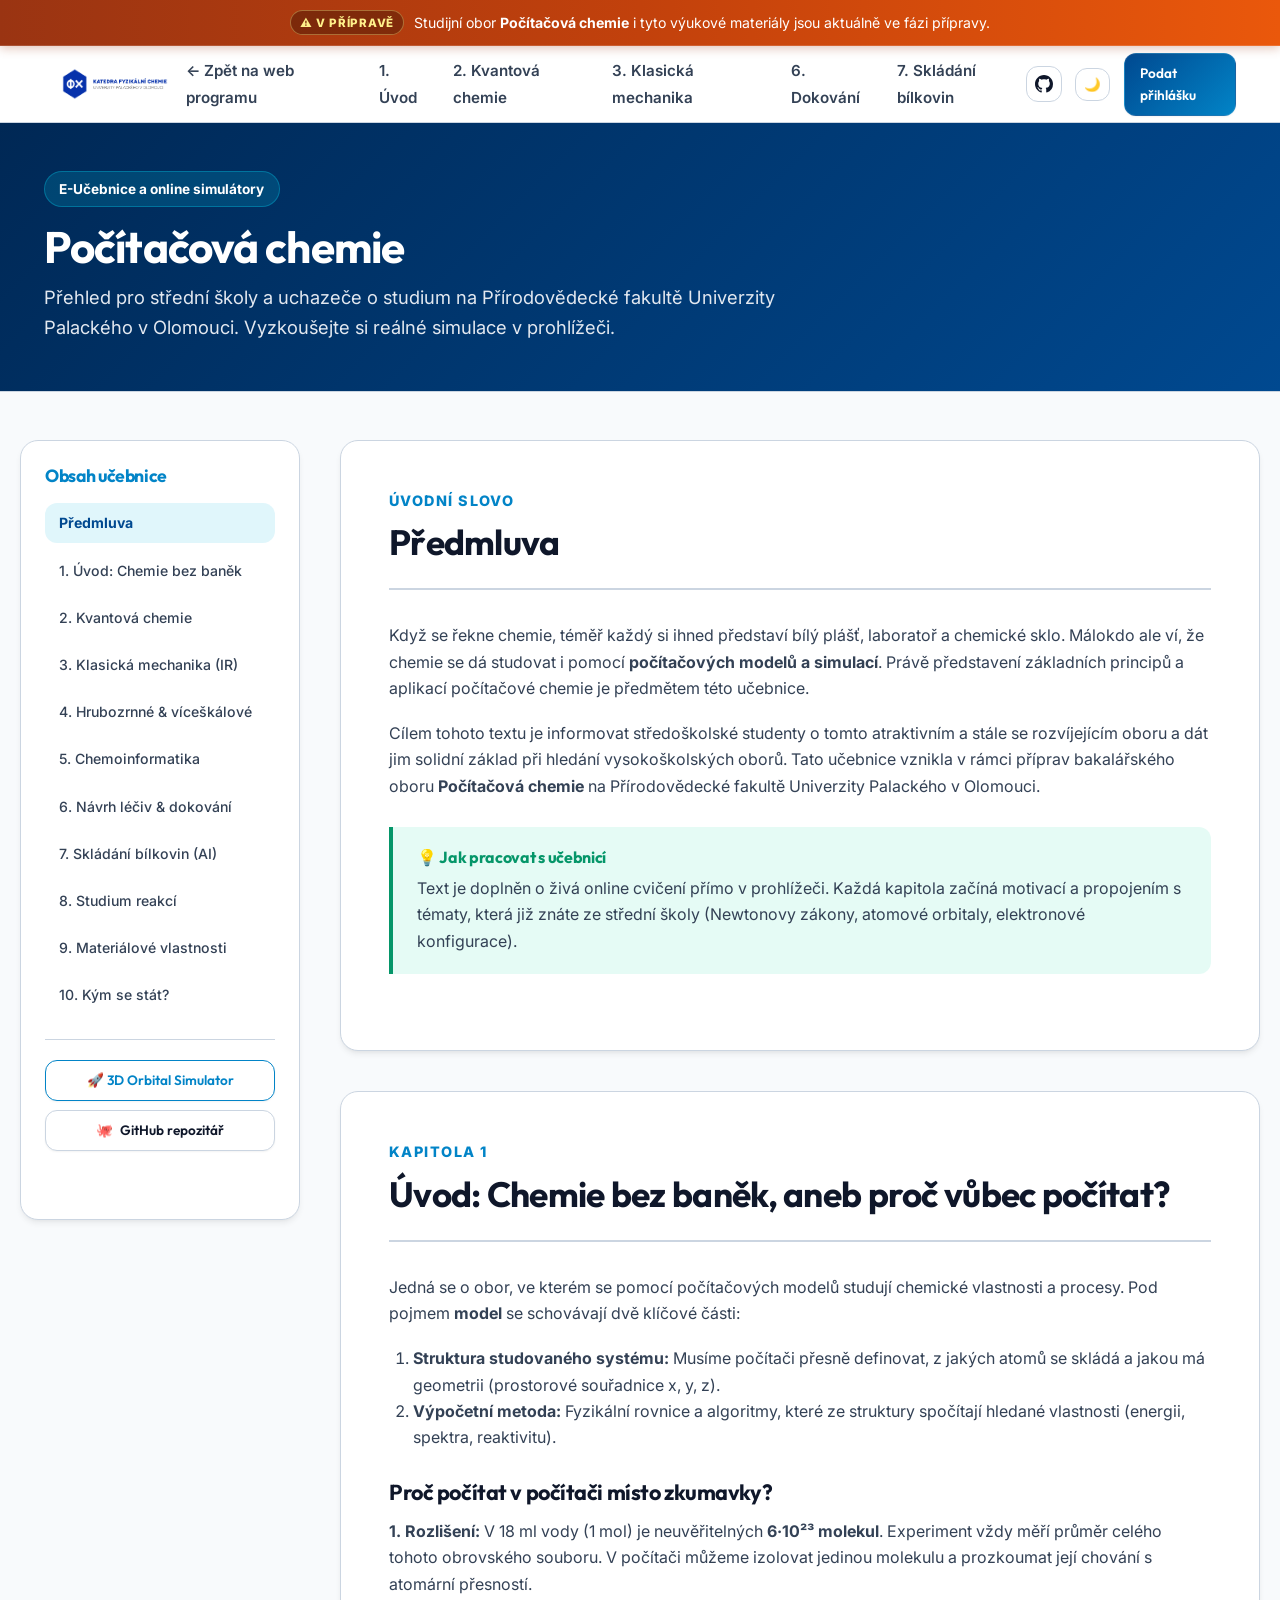
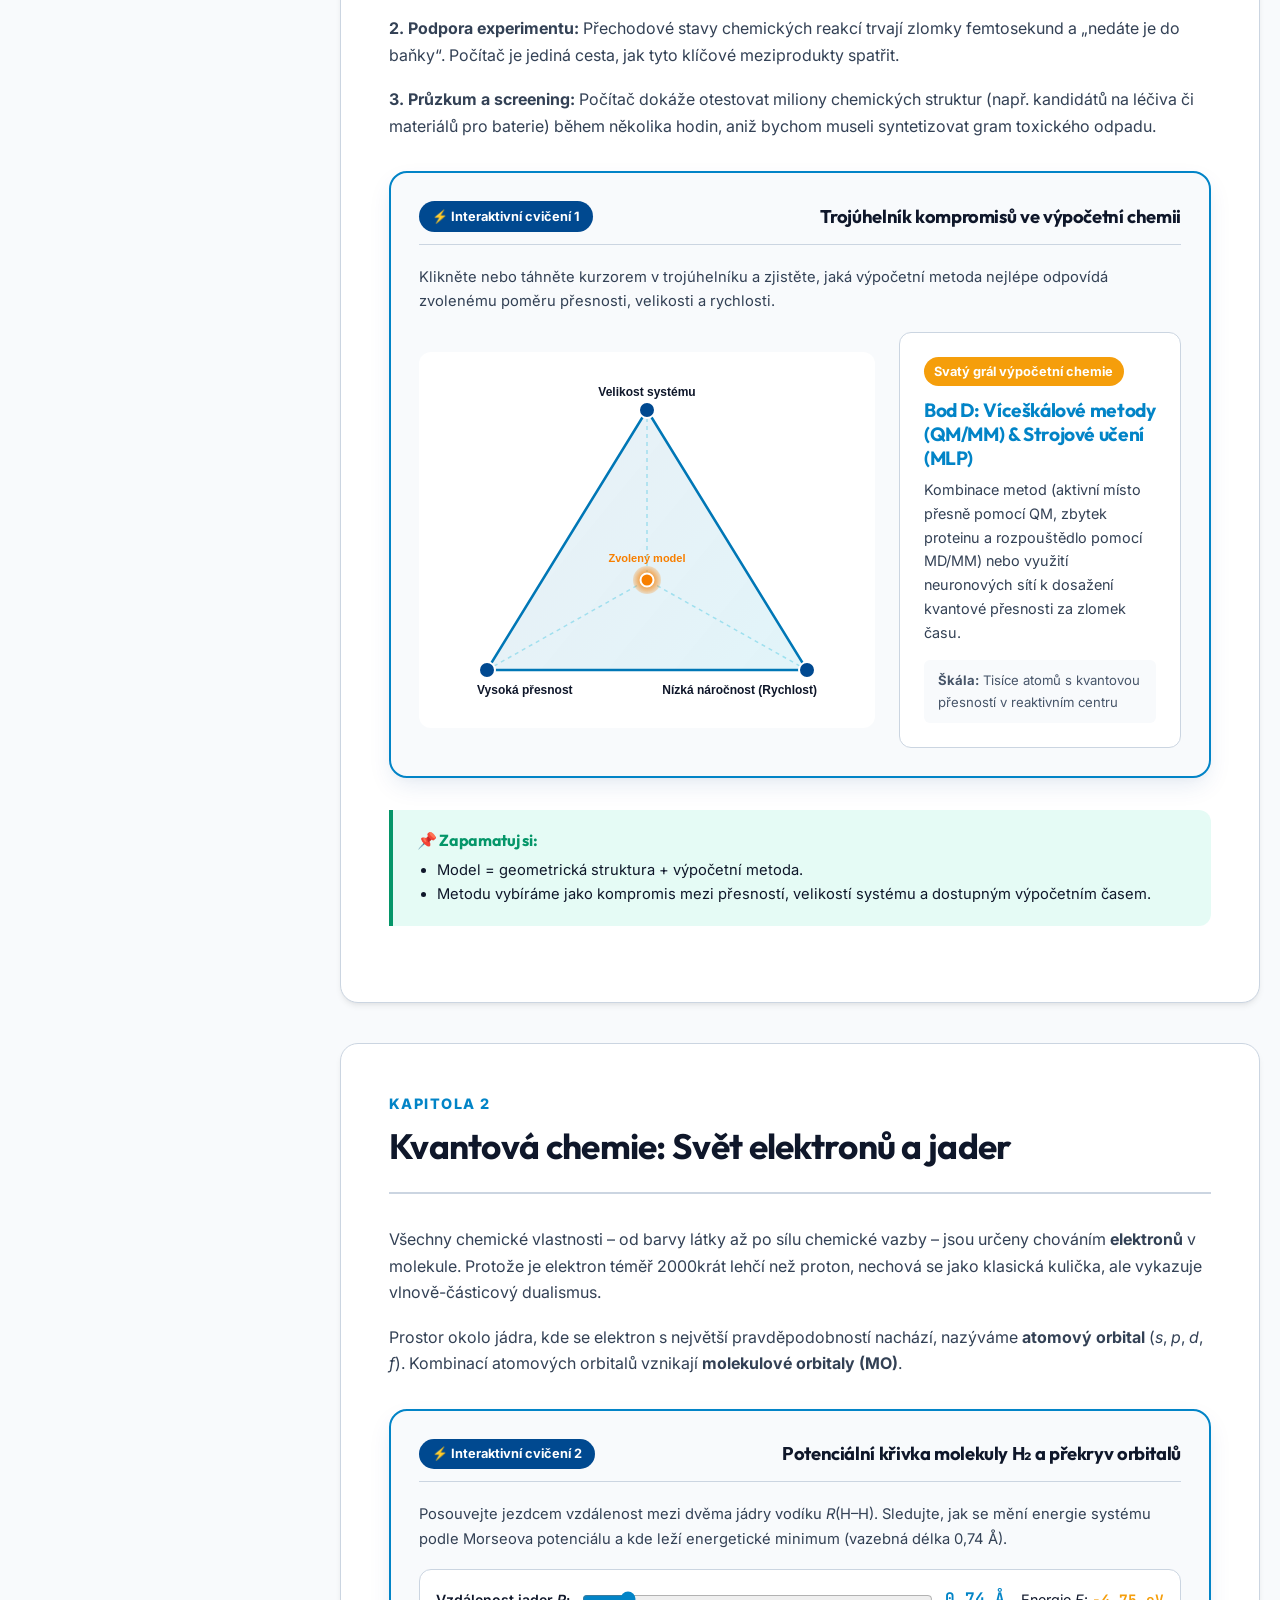
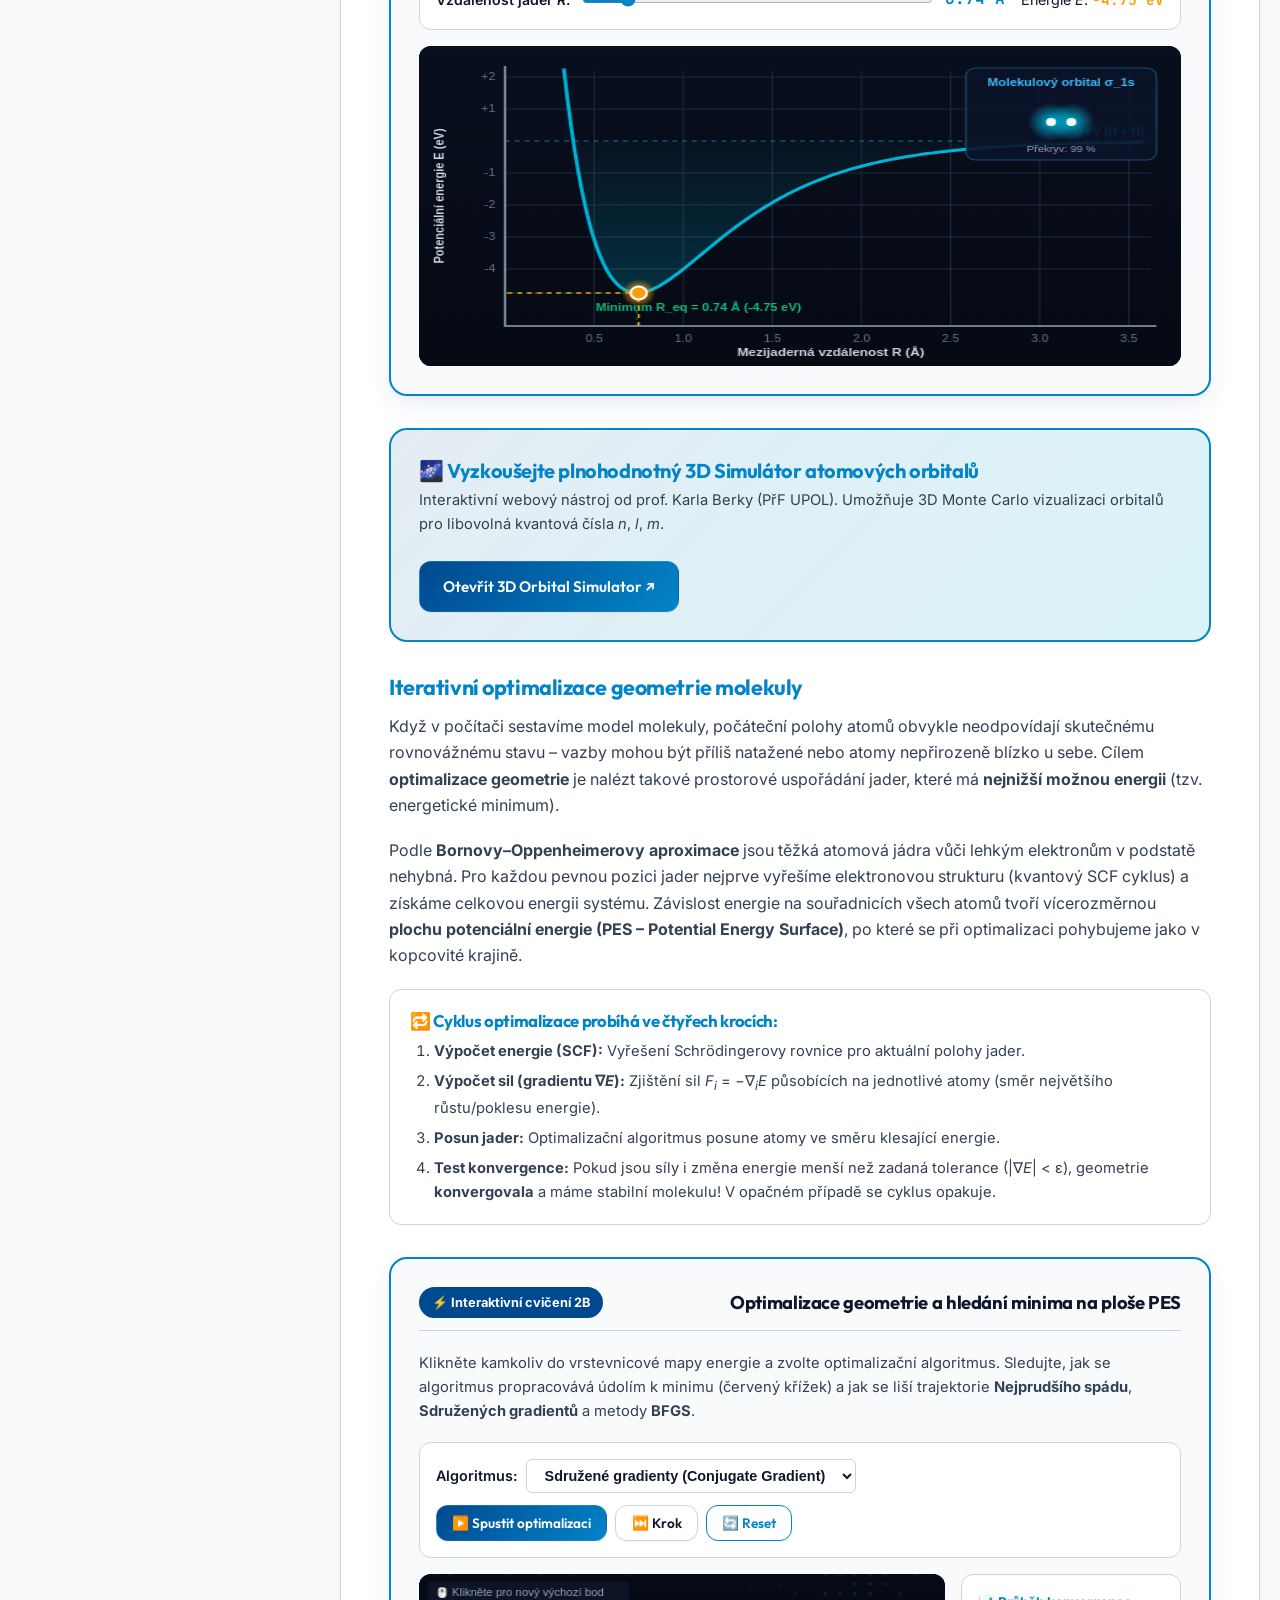
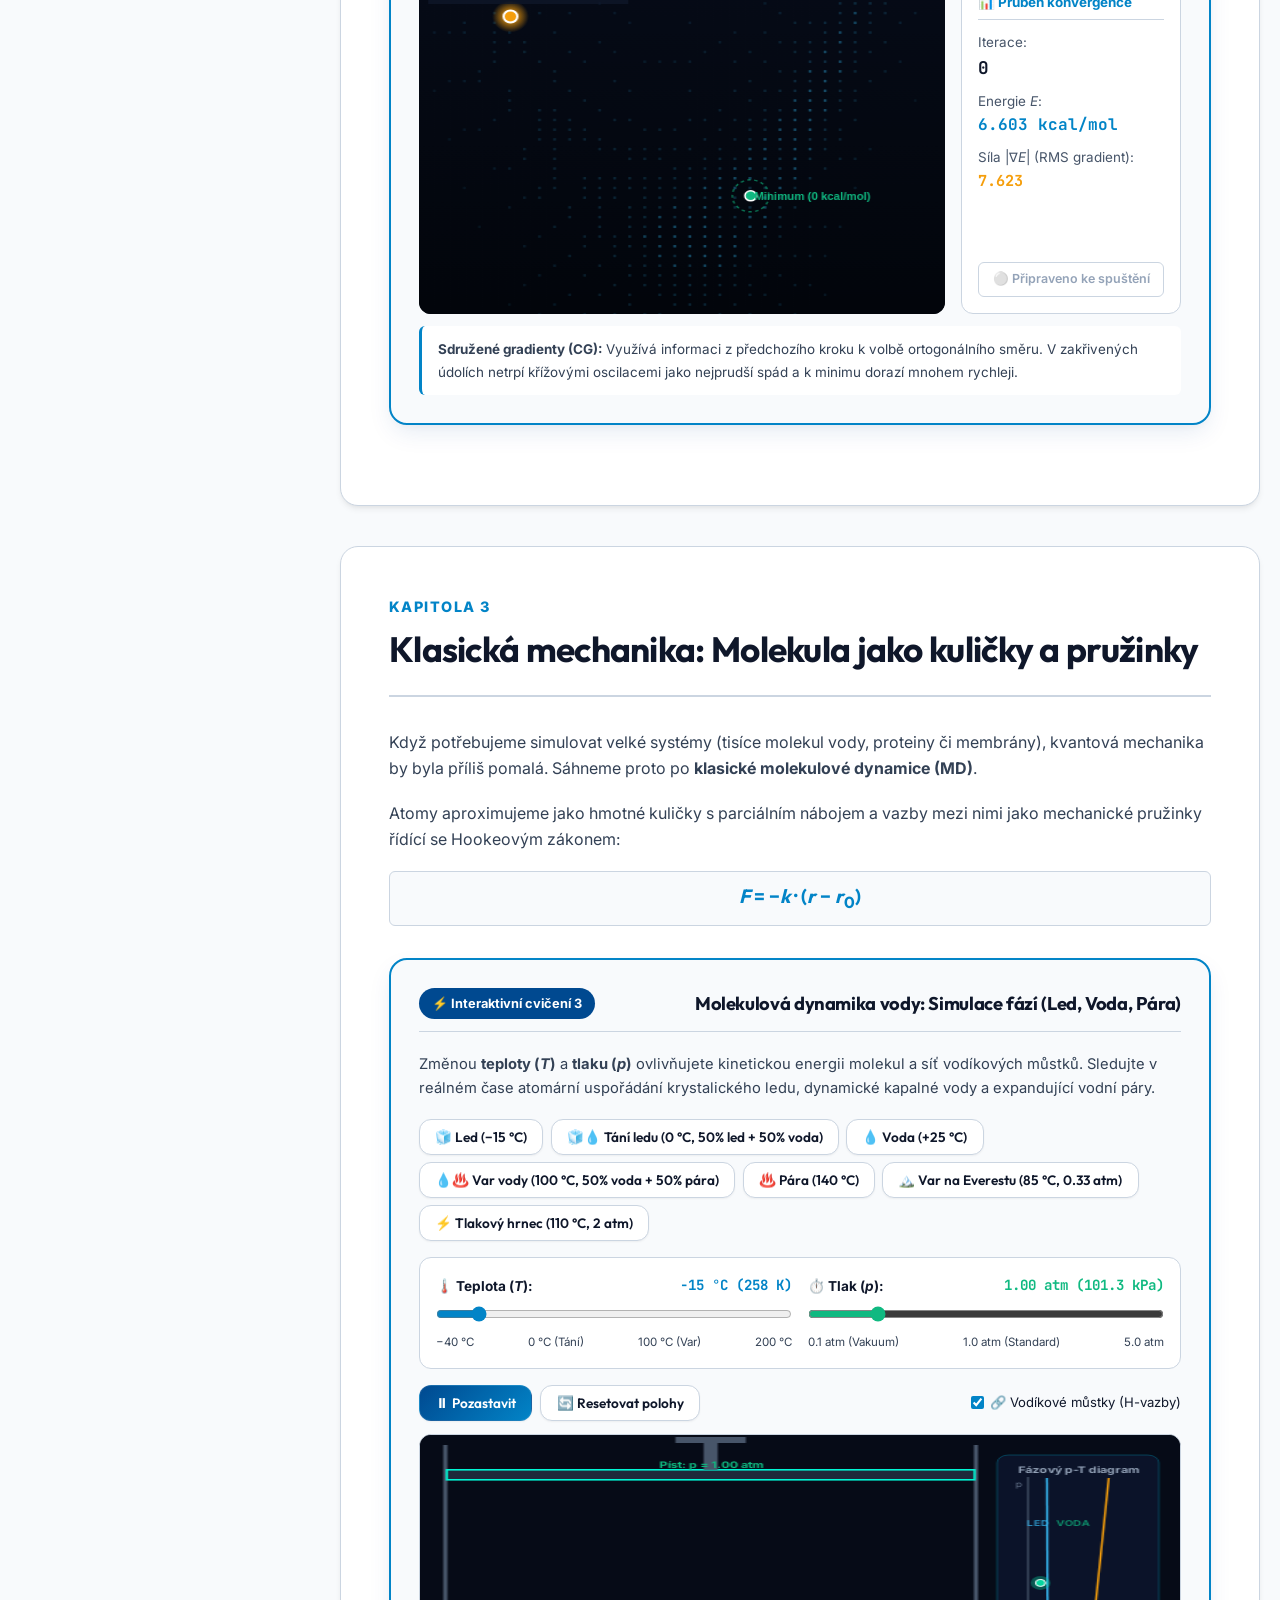
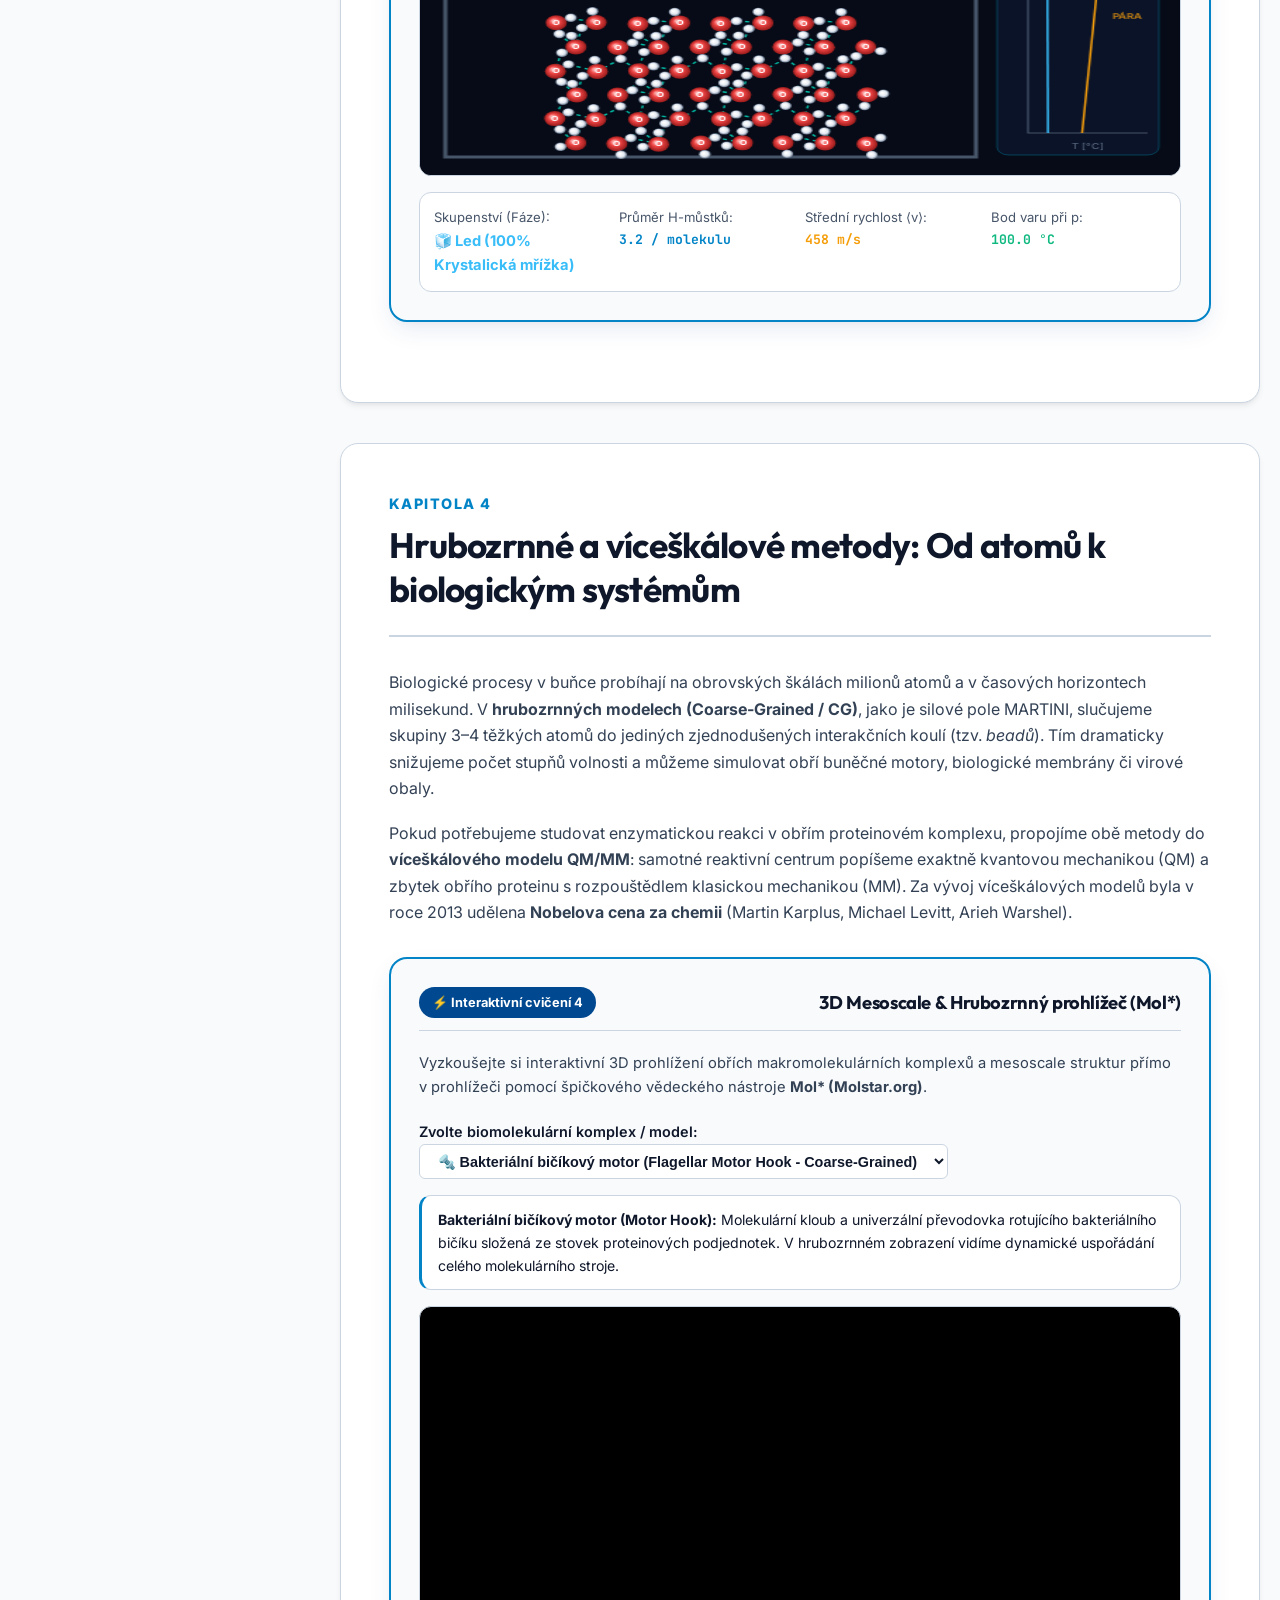
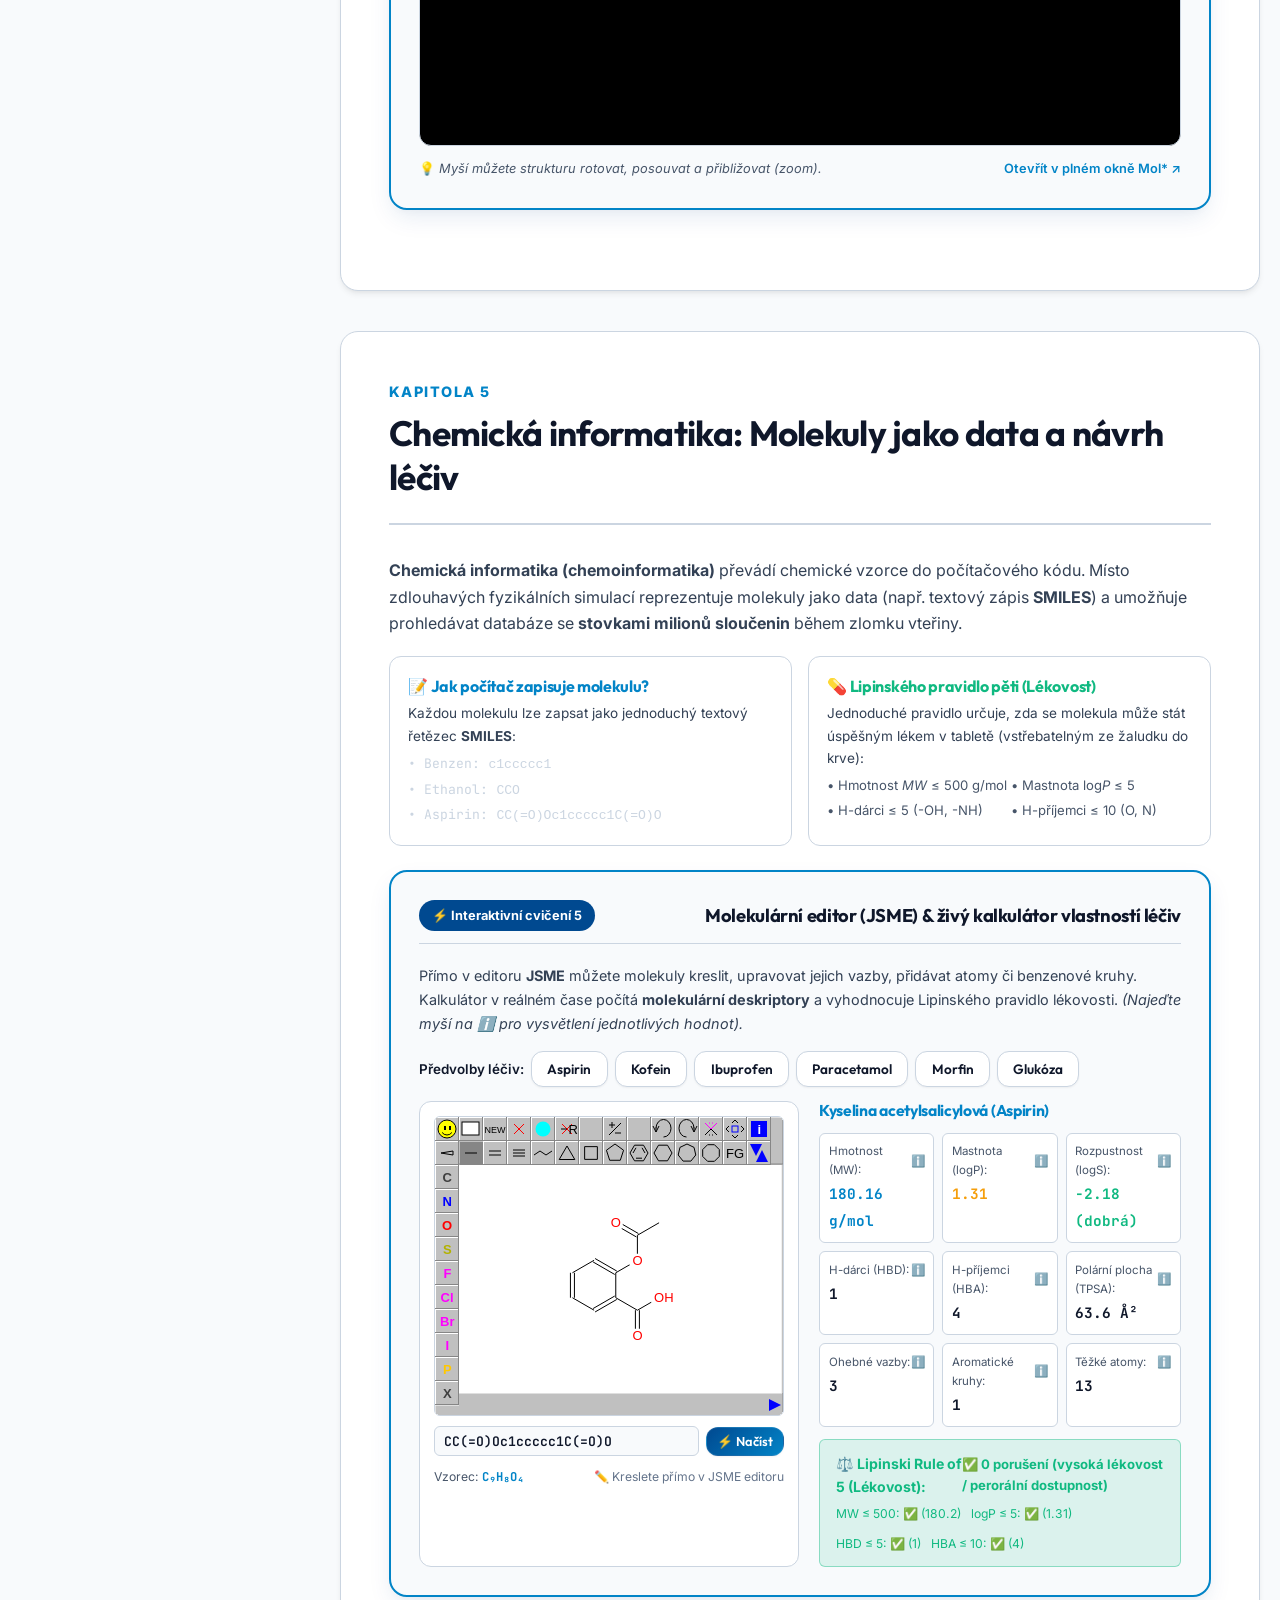
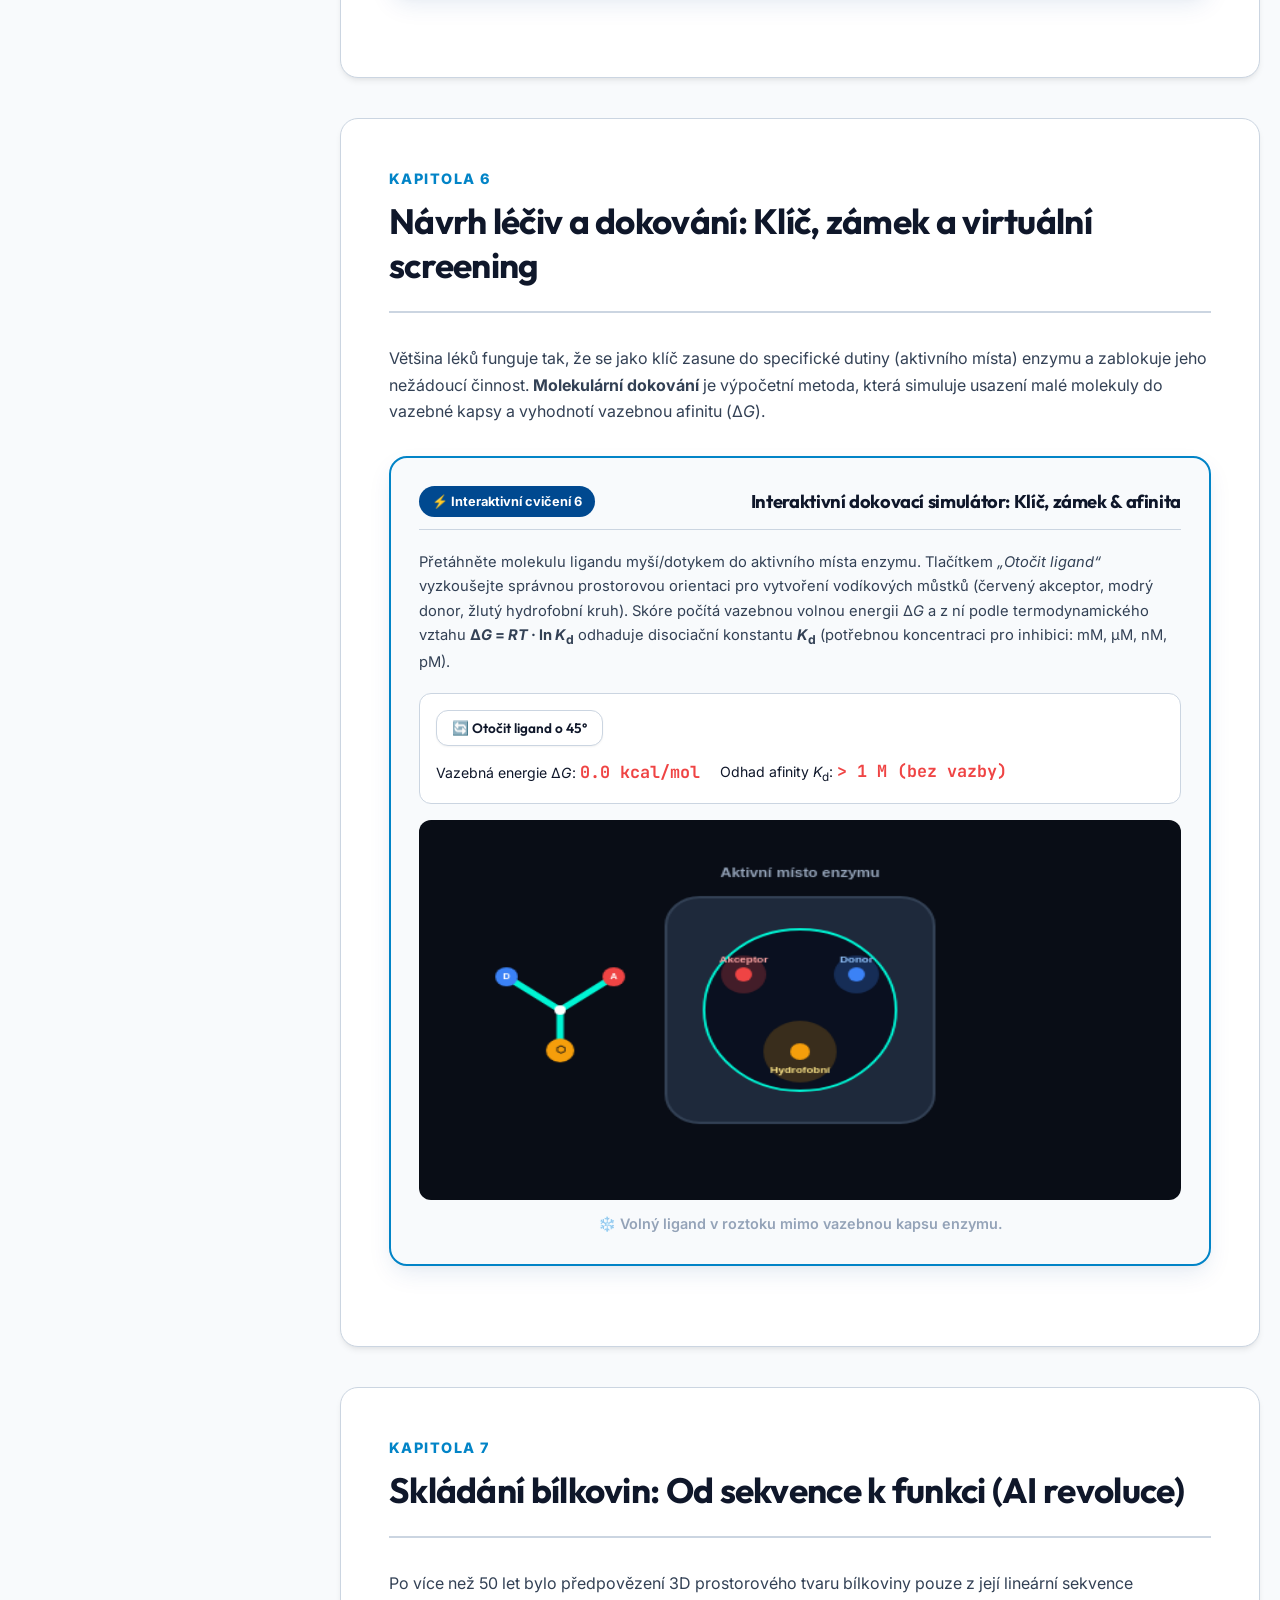
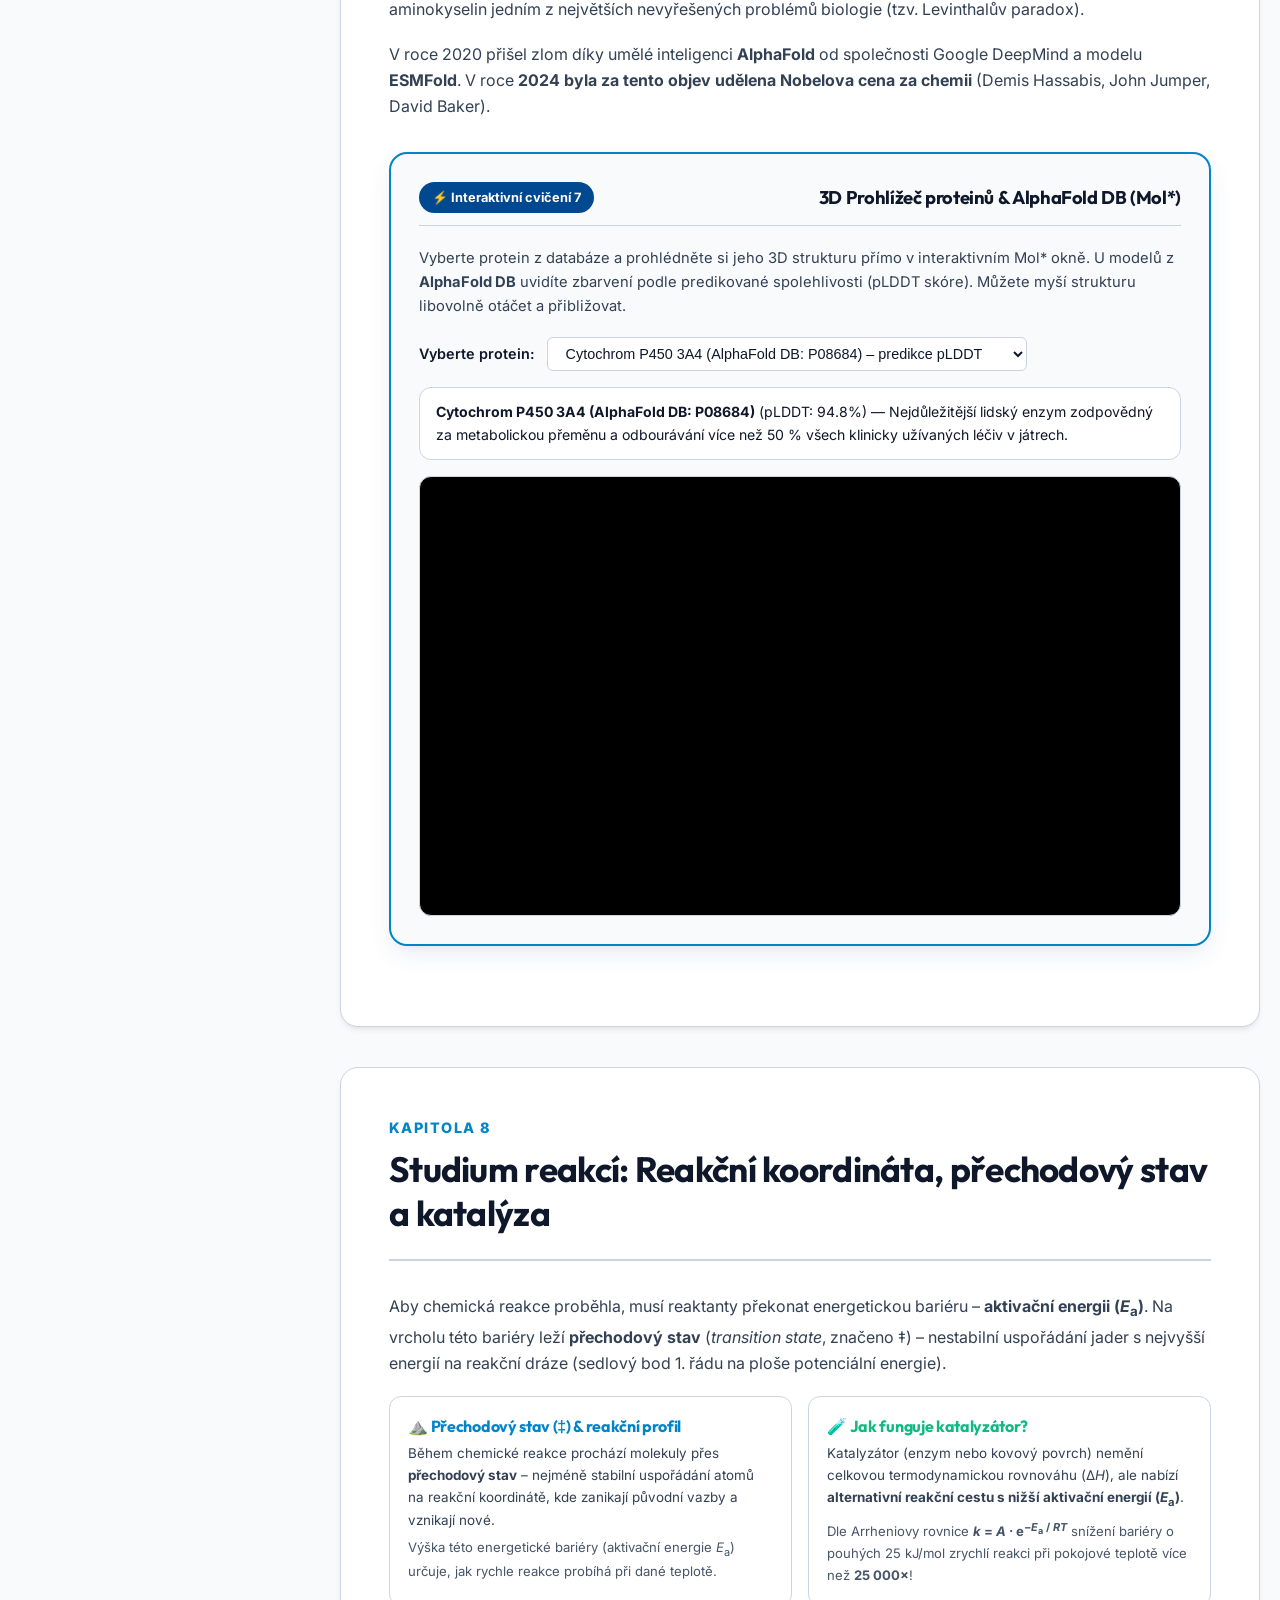
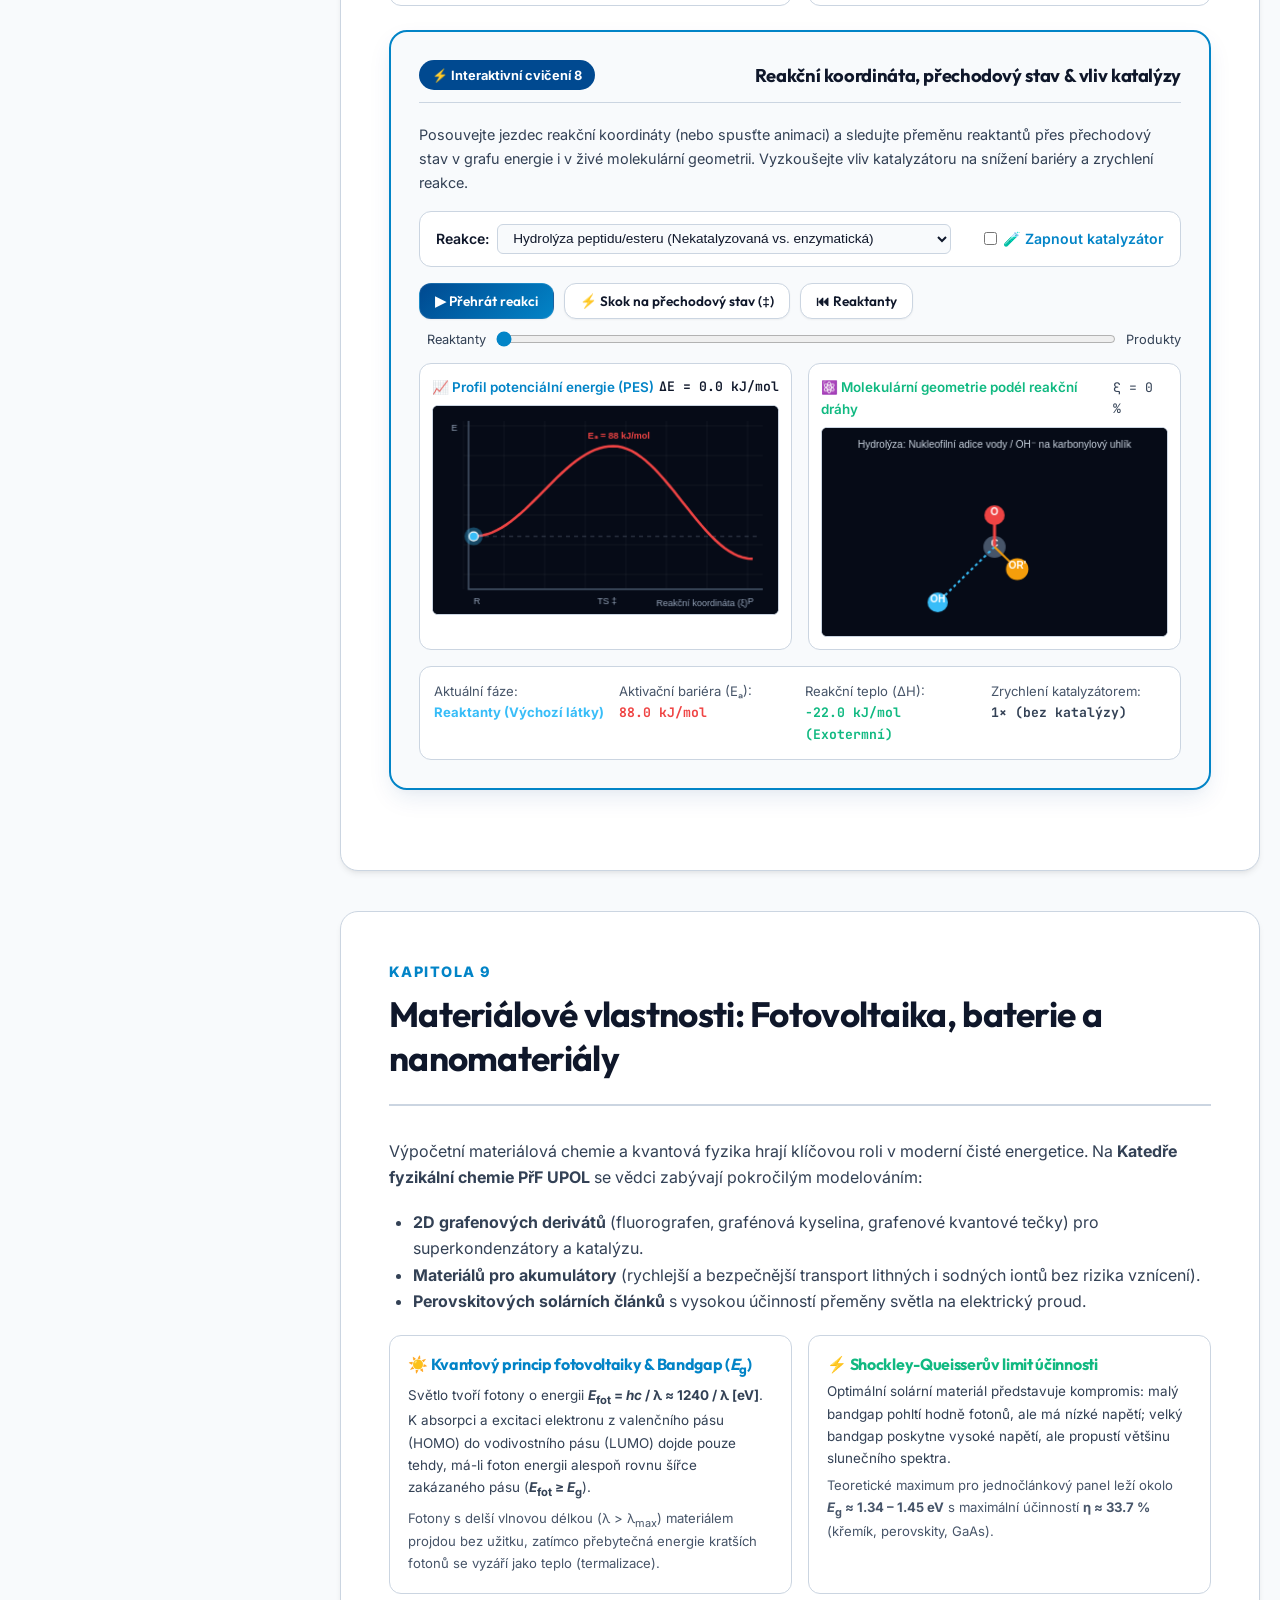
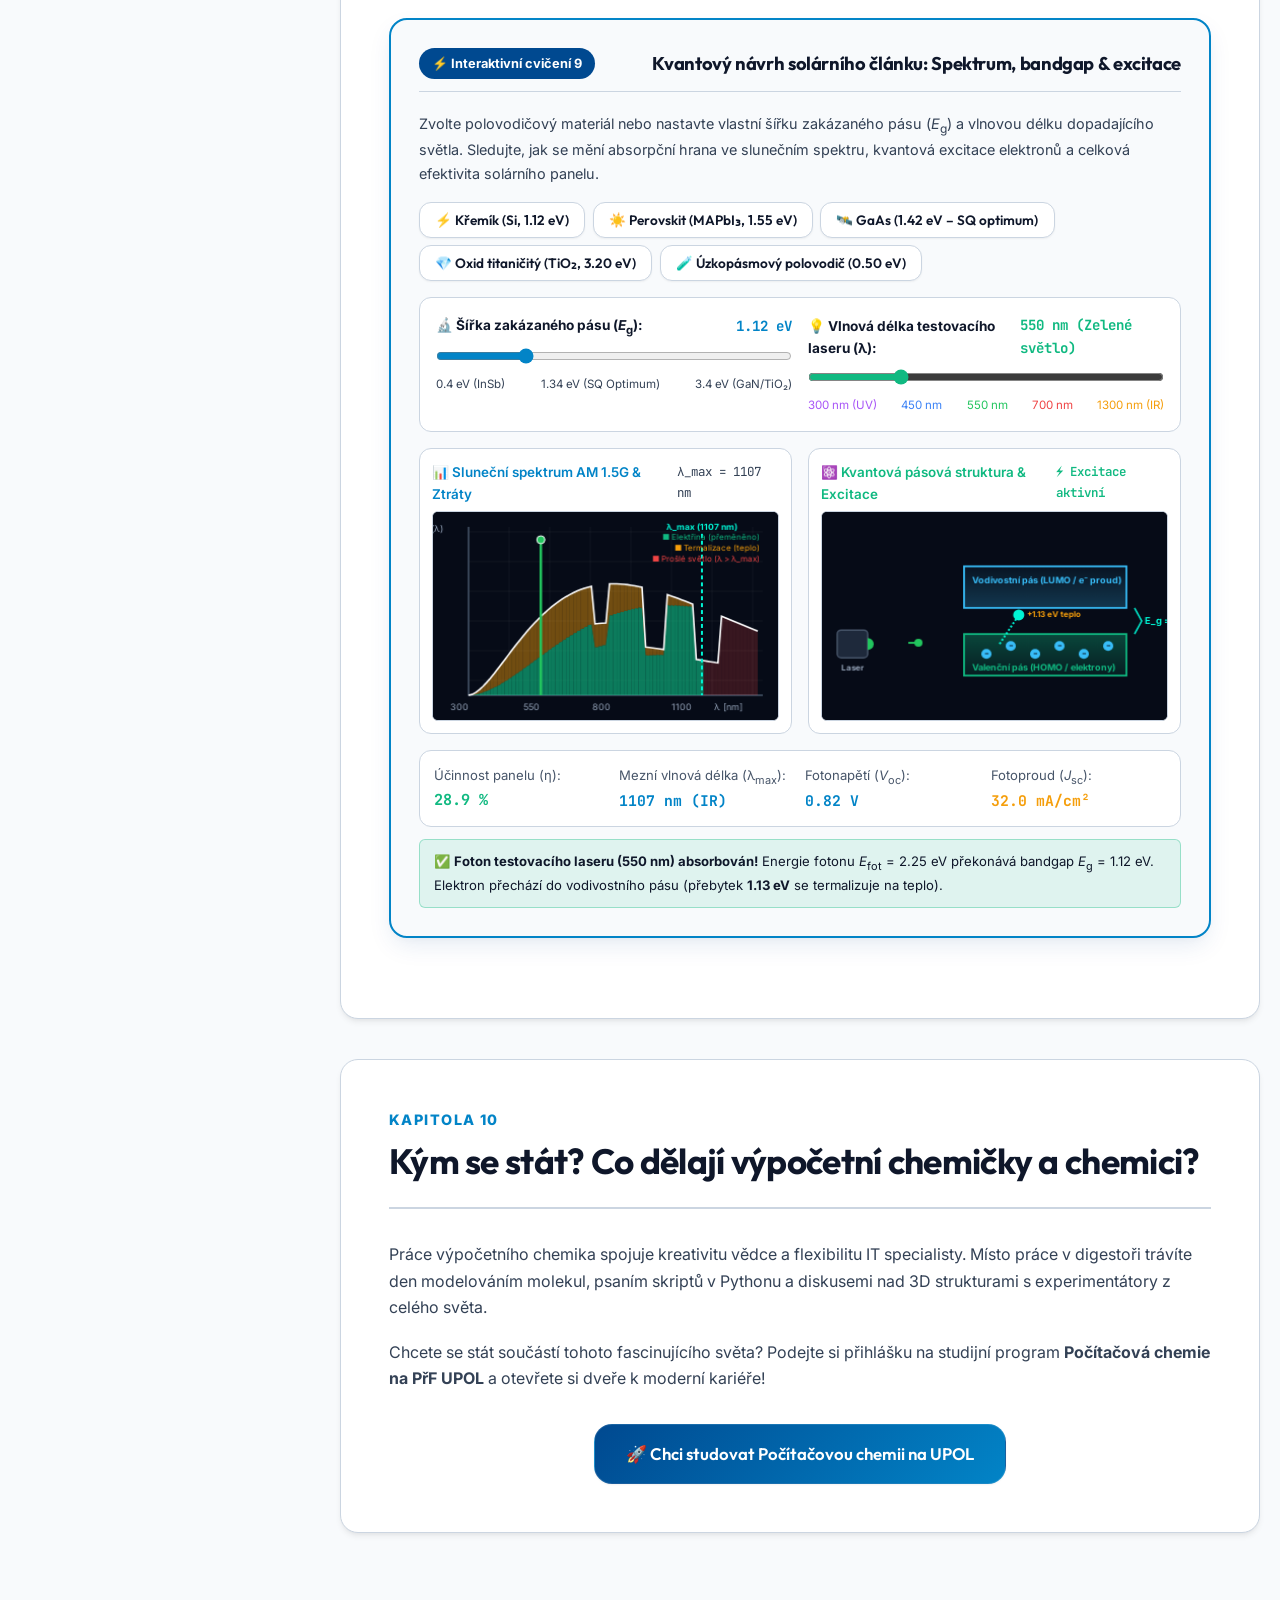
<file: ucebnice.html>
<!DOCTYPE html>
<html lang="cs">
<head>
  <meta charset="UTF-8">
  <meta name="viewport" content="width=device-width, initial-scale=1.0">
  <title>Interaktivní učebnice Počítačová chemie | PřF UPOL</title>
  <meta name="description" content="Interaktivní učebnice a online cvičení z počítačové chemie pro střední školy a zájemce o studium na Univerzitě Palackého v Olomouci.">
  
  <meta name="robots" content="index, follow">
  
  <!-- Fonts -->
  <link rel="preconnect" href="https://fonts.googleapis.com">
  <link rel="preconnect" href="https://fonts.gstatic.com" crossorigin>
  <link href="https://fonts.googleapis.com/css2?family=Inter:wght@300;400;500;600;700&family=Outfit:wght@500;600;700;800&family=JetBrains+Mono:wght@500;700&display=swap" rel="stylesheet">
  
  <link rel="stylesheet" href="assets/css/style.css?v=20260821_2135">
  <link rel="icon" type="image/svg+xml" href="assets/img/logo-kfc.svg">
</head>
<body>

  <!-- Notice: Program and Textbook in Preparation -->
  <div class="prep-alert-banner">
    <div class="container prep-alert-content">
      <span class="prep-alert-badge">⚠️ V přípravě</span>
      <span>Studijní obor <strong>Počítačová chemie</strong> i tyto výukové materiály jsou aktuálně ve fázi přípravy.</span>
    </div>
  </div>

  <!-- Navigation Bar -->
  <header class="navbar">
    <div class="container nav-container">
      <a href="index.html" class="nav-brand">
        <img src="assets/img/kfc_logo_color_horizontal.png" alt="Katedra fyzikální chemie PřF UPOL" class="nav-logo">
      </a>

      <nav>
        <ul class="nav-links" id="nav-links">
          <li><a href="index.html" class="nav-link">← Zpět na web programu</a></li>
          <li><a href="#kapitola-1" class="nav-link">1. Úvod</a></li>
          <li><a href="#kapitola-2" class="nav-link">2. Kvantová chemie</a></li>
          <li><a href="#kapitola-3" class="nav-link">3. Klasická mechanika</a></li>
          <li><a href="#kapitola-6" class="nav-link">6. Dokování</a></li>
          <li><a href="#kapitola-7" class="nav-link">7. Skládání bílkovin</a></li>
        </ul>
      </nav>

      <div class="nav-actions">
        <a href="https://github.com/chemdatalab/pocitacova-chemie" target="_blank" class="theme-toggle" title="GitHub repozitář (chemdatalab/pocitacova-chemie)" aria-label="GitHub">
          <svg width="18" height="18" viewBox="0 0 24 24" fill="currentColor"><path d="M12 0C5.37 0 0 5.37 0 12c0 5.31 3.435 9.795 8.205 11.385.6.105.825-.255.825-.57 0-.285-.015-1.23-.015-2.235-3.015.555-3.795-.735-4.035-1.41-.135-.345-.72-1.41-1.23-1.695-.42-.225-1.02-.78-.015-.795.945-.015 1.62.87 1.845 1.23 1.08 1.815 2.805 1.305 3.495.99.105-.78.42-1.305.765-1.605-2.67-.3-5.46-1.335-5.46-5.925 0-1.305.465-2.385 1.23-3.225-.12-.3-.54-1.53.12-3.18 0 0 1.005-.315 3.3 1.23.96-.27 1.98-.405 3-.405s2.04.135 3 .405c2.295-1.56 3.3-1.23 3.3-1.23.66 1.65.24 2.88.12 3.18.765.84 1.23 1.905 1.23 3.225 0 4.605-2.805 5.625-5.475 5.925.435.375.81 1.095.81 2.22 0 1.605-.015 2.895-.015 3.3 0 .315.225.69.825.57A12.02 12.02 0 0024 12c0-6.63-5.37-12-12-12z"/></svg>
        </a>
        <button id="theme-toggle" class="theme-toggle" title="Přepnout motiv">🌙</button>
        <a href="index.html#kontakt" class="btn btn-primary btn-sm">Podat přihlášku</a>
      </div>
    </div>
  </header>

  <!-- Textbook Portal Header -->
  <div style="background: linear-gradient(135deg, var(--up-blue-dark), var(--up-blue)); color: #ffffff; padding: 3rem 0; border-bottom: 1px solid var(--border-color);">
    <div class="container">
      <div style="display: inline-block; padding: 0.35rem 0.9rem; background: rgba(0, 180, 216, 0.2); border-radius: var(--radius-full); font-size: 0.85rem; font-weight: 700; margin-bottom: 0.75rem; border: 1px solid rgba(0, 180, 216, 0.4);">
        E-Učebnice a online simulátory
      </div>
      <h1 style="color: #ffffff; font-size: 2.75rem; margin-bottom: 0.5rem;">Počítačová chemie</h1>
      <p style="font-size: 1.15rem; color: #e2e8f0; max-width: 800px; margin-bottom: 0;">
        Přehled pro střední školy a uchazeče o studium na Přírodovědecké fakultě Univerzity Palackého v Olomouci. 
        Vyzkoušejte si reálné simulace v prohlížeči.
      </p>
    </div>
  </div>

  <!-- Textbook Layout (Sticky TOC + Chapters) -->
  <div class="container ucebnice-container">
    <!-- Sidebar: Table of Contents -->
    <aside class="ucebnice-sidebar">
      <h4 style="font-size: 1.1rem; margin-bottom: 1rem; color: var(--up-blue-light);">Obsah učebnice</h4>
      <ul class="toc-list">
        <li class="toc-item"><a href="#predmluva" class="active">Předmluva</a></li>
        <li class="toc-item"><a href="#kapitola-1">1. Úvod: Chemie bez baněk</a></li>
        <li class="toc-item"><a href="#kapitola-2">2. Kvantová chemie</a></li>
        <li class="toc-item"><a href="#kapitola-3">3. Klasická mechanika (IR)</a></li>
        <li class="toc-item"><a href="#kapitola-4">4. Hrubozrnné & víceškálové</a></li>
        <li class="toc-item"><a href="#kapitola-5">5. Chemoinformatika</a></li>
        <li class="toc-item"><a href="#kapitola-6">6. Návrh léčiv & dokování</a></li>
        <li class="toc-item"><a href="#kapitola-7">7. Skládání bílkovin (AI)</a></li>
        <li class="toc-item"><a href="#kapitola-8">8. Studium reakcí</a></li>
        <li class="toc-item"><a href="#kapitola-9">9. Materiálové vlastnosti</a></li>
        <li class="toc-item"><a href="#kapitola-10">10. Kým se stát?</a></li>
      </ul>
      <div style="margin-top: 1.5rem; padding-top: 1.25rem; border-top: 1px solid var(--border-color); display: flex; flex-direction: column; gap: 0.6rem;">
        <a href="https://karelberka.github.io/orbital-simulator/" target="_blank" class="btn btn-outline btn-sm" style="width: 100%; text-align: center;">
          🚀 3D Orbital Simulator
        </a>
        <a href="https://github.com/chemdatalab/pocitacova-chemie" target="_blank" class="btn btn-secondary btn-sm" style="width: 100%; text-align: center; display: flex; align-items: center; justify-content: center; gap: 0.4rem;">
          <span>🐙</span> GitHub repozitář
        </a>
      </div>
    </aside>

    <!-- Main Content Area -->
    <main>
      <!-- Předmluva -->
      <article class="chapter-article" id="predmluva">
        <div class="chapter-header">
          <div class="chapter-number">Úvodní slovo</div>
          <h2 class="chapter-title">Předmluva</h2>
        </div>
        <p>
          Když se řekne chemie, téměř každý si ihned představí bílý plášť, laboratoř a chemické sklo. Málokdo ale ví, že chemie se dá studovat i pomocí <strong>počítačových modelů a simulací</strong>. Právě představení základních principů a aplikací počítačové chemie je předmětem této učebnice.
        </p>
        <p>
          Cílem tohoto textu je informovat středoškolské studenty o tomto atraktivním a stále se rozvíjejícím oboru a dát jim solidní základ při hledání vysokoškolských oborů. Tato učebnice vznikla v rámci příprav bakalářského oboru <strong>Počítačová chemie</strong> na Přírodovědecké fakultě Univerzity Palackého v Olomouci.
        </p>
        <div class="callout-remember">
          <h5>💡 Jak pracovat s učebnicí</h5>
          <p style="margin-bottom: 0;">
            Text je doplněn o živá online cvičení přímo v prohlížeči. Každá kapitola začíná motivací a propojením s tématy, která již znáte ze střední školy (Newtonovy zákony, atomové orbitaly, elektronové konfigurace).
          </p>
        </div>
      </article>

      <!-- Kapitola 1 -->
      <article class="chapter-article" id="kapitola-1">
        <div class="chapter-header">
          <div class="chapter-number">Kapitola 1</div>
          <h2 class="chapter-title">Úvod: Chemie bez baněk, aneb proč vůbec počítat?</h2>
        </div>
        
        <p>
          Jedná se o obor, ve kterém se pomocí počítačových modelů studují chemické vlastnosti a procesy. Pod pojmem <strong>model</strong> se schovávají dvě klíčové části:
        </p>
        <ol style="margin-left: 1.5rem; margin-bottom: 1.5rem; color: var(--text-muted);">
          <li><strong>Struktura studovaného systému:</strong> Musíme počítači přesně definovat, z jakých atomů se skládá a jakou má geometrii (prostorové souřadnice x, y, z).</li>
          <li><strong>Výpočetní metoda:</strong> Fyzikální rovnice a algoritmy, které ze struktury spočítají hledané vlastnosti (energii, spektra, reaktivitu).</li>
        </ol>

        <h3 style="font-size: 1.35rem; margin: 1.75rem 0 0.75rem 0;">Proč počítat v počítači místo zkumavky?</h3>
        <p>
          <strong>1. Rozlišení:</strong> V 18 ml vody (1 mol) je neuvěřitelných <strong>6·10²³ molekul</strong>. Experiment vždy měří průměr celého tohoto obrovského souboru. V počítači můžeme izolovat jedinou molekulu a prozkoumat její chování s atomární přesností.
        </p>
        <p>
          <strong>2. Podpora experimentu:</strong> Přechodové stavy chemických reakcí trvají zlomky femtosekund a „nedáte je do baňky“. Počítač je jediná cesta, jak tyto klíčové meziprodukty spatřit.
        </p>
        <p>
          <strong>3. Průzkum a screening:</strong> Počítač dokáže otestovat miliony chemických struktur (např. kandidátů na léčiva či materiálů pro baterie) během několika hodin, aniž bychom museli syntetizovat gram toxického odpadu.
        </p>

        <!-- Interactive Exercise 1: Trade-off Triangle -->
        <div class="interactive-box">
          <div class="interactive-header">
            <span class="interactive-badge">⚡ Interaktivní cvičení 1</span>
            <h4 style="font-size: 1.15rem; margin-bottom: 0;">Trojúhelník kompromisů ve výpočetní chemii</h4>
          </div>
          <p style="font-size: 0.92rem;">
            Klikněte nebo táhněte kurzorem v trojúhelníku a zjistěte, jaká výpočetní metoda nejlépe odpovídá zvolenému poměru přesnosti, velikosti a rychlosti.
          </p>

          <div style="display: grid; grid-template-columns: 1fr 1fr; gap: 1.5rem; align-items: center;">
            <div style="background: var(--bg-card); border-radius: var(--radius-md); padding: 0.5rem; display: flex; justify-content: center;">
              <canvas id="triangle-canvas"></canvas>
            </div>

            <div style="background: var(--bg-card); border: 1px solid var(--border-color); border-radius: var(--radius-md); padding: 1.5rem;">
              <span id="tri-method-badge" style="display: inline-block; font-size: 0.8rem; font-weight: 700; color: #ffffff; padding: 0.25rem 0.65rem; border-radius: var(--radius-full); margin-bottom: 0.75rem;">
                Doporučená metoda
              </span>
              <h4 id="tri-method-title" style="font-size: 1.2rem; margin-bottom: 0.5rem; color: var(--up-blue-light);">
                Bod D: Víceškálové metody (QM/MM)
              </h4>
              <p id="tri-method-desc" style="font-size: 0.9rem; margin-bottom: 1rem;">
                Kombinace metod nebo využití neuronových sítí k dosažení kvantové přesnosti za zlomek času.
              </p>
              <div id="tri-method-scale" style="font-size: 0.82rem; color: var(--text-subtle); background: var(--bg-primary); padding: 0.6rem 0.85rem; border-radius: var(--radius-sm);">
                <strong>Škála:</strong> Tisíce atomů s kvantovou přesností
              </div>
            </div>
          </div>
        </div>

        <div class="callout-remember">
          <h5>📌 Zapamatuj si:</h5>
          <ul style="margin-left: 1.25rem; font-size: 0.92rem; margin-bottom: 0;">
            <li>Model = geometrická struktura + výpočetní metoda.</li>
            <li>Metodu vybíráme jako kompromis mezi přesností, velikostí systému a dostupným výpočetním časem.</li>
          </ul>
        </div>
      </article>

      <!-- Kapitola 2 -->
      <article class="chapter-article" id="kapitola-2">
        <div class="chapter-header">
          <div class="chapter-number">Kapitola 2</div>
          <h2 class="chapter-title">Kvantová chemie: Svět elektronů a jader</h2>
        </div>
        <p>
          Všechny chemické vlastnosti – od barvy látky až po sílu chemické vazby – jsou určeny chováním <strong>elektronů</strong> v molekule. Protože je elektron téměř 2000krát lehčí než proton, nechová se jako klasická kulička, ale vykazuje vlnově-částicový dualismus.
        </p>
        <p>
          Prostor okolo jádra, kde se elektron s největší pravděpodobností nachází, nazýváme <strong>atomový orbital</strong> (<i>s</i>, <i>p</i>, <i>d</i>, <i>f</i>). Kombinací atomových orbitalů vznikají <strong>molekulové orbitaly (MO)</strong>.
        </p>

        <!-- Interactive Exercise 2: H2 Morse Curve & LCAO -->
        <div class="interactive-box">
          <div class="interactive-header">
            <span class="interactive-badge">⚡ Interaktivní cvičení 2</span>
            <h4 style="font-size: 1.15rem; margin-bottom: 0;">Potenciální křivka molekuly H₂ a překryv orbitalů</h4>
          </div>
          <p style="font-size: 0.92rem;">
            Posouvejte jezdcem vzdálenost mezi dvěma jádry vodíku <i>R</i>(H–H). Sledujte, jak se mění energie systému podle Morseova potenciálu a kde leží energetické minimum (vazebná délka 0,74 Å).
          </p>

          <div class="sim-controls">
            <div class="sim-slider-group">
              <label for="h2-distance-slider">Vzdálenost jader <i>R</i>:</label>
              <input type="range" id="h2-distance-slider" min="0.4" max="3.5" step="0.05" value="0.74">
              <span id="h2-distance-val" style="font-family: var(--font-mono); font-weight: 700; color: var(--up-blue-light); min-width: 60px;">0.74 Å</span>
            </div>
            <div style="font-size: 0.9rem;">
              Energie <i>E</i>: <strong id="h2-energy-val" style="font-family: var(--font-mono); color: #f59e0b;">-4.75 eV</strong>
            </div>
          </div>

          <canvas id="h2-morse-canvas" class="sim-canvas" style="height: 320px;"></canvas>
        </div>

        <!-- 3D Orbital Simulator Callout -->
        <div style="background: linear-gradient(135deg, rgba(0, 73, 144, 0.1), rgba(0, 180, 216, 0.15)); border: 2px solid var(--up-blue-light); border-radius: var(--radius-lg); padding: 1.75rem; margin: 2rem 0; display: flex; justify-content: space-between; align-items: center; gap: 1.5rem; flex-wrap: wrap;">
          <div>
            <h4 style="font-size: 1.25rem; color: var(--up-blue-light); margin-bottom: 0.35rem;">
              🌌 Vyzkoušejte plnohodnotný 3D Simulátor atomových orbitalů
            </h4>
            <p style="font-size: 0.92rem; margin-bottom: 0;">
              Interaktivní webový nástroj od prof. Karla Berky (PřF UPOL). Umožňuje 3D Monte Carlo vizualizaci orbitalů pro libovolná kvantová čísla <i>n</i>, <i>l</i>, <i>m</i>.
            </p>
          </div>
          <a href="https://karelberka.github.io/orbital-simulator/" target="_blank" class="btn btn-primary">
            Otevřít 3D Orbital Simulator ↗
          </a>
        </div>

        <h3 style="font-size: 1.35rem; margin: 2rem 0 0.75rem 0; color: var(--up-blue-light);">Iterativní optimalizace geometrie molekuly</h3>
        <p>
          Když v počítači sestavíme model molekuly, počáteční polohy atomů obvykle neodpovídají skutečnému rovnovážnému stavu – vazby mohou být příliš natažené nebo atomy nepřirozeně blízko u sebe. Cílem <strong>optimalizace geometrie</strong> je nalézt takové prostorové uspořádání jader, které má <strong>nejnižší možnou energii</strong> (tzv. energetické minimum).
        </p>

        <p>
          Podle <strong>Bornovy–Oppenheimerovy aproximace</strong> jsou těžká atomová jádra vůči lehkým elektronům v podstatě nehybná. Pro každou pevnou pozici jader nejprve vyřešíme elektronovou strukturu (kvantový SCF cyklus) a získáme celkovou energii systému. Závislost energie na souřadnicích všech atomů tvoří vícerozměrnou <strong>plochu potenciální energie (PES – Potential Energy Surface)</strong>, po které se při optimalizaci pohybujeme jako v kopcovité krajině.
        </p>

        <div style="background: var(--bg-card); border: 1px solid var(--border-color); border-radius: var(--radius-md); padding: 1.25rem; margin: 1.25rem 0;">
          <h4 style="font-size: 1.05rem; color: var(--up-cyan); margin-bottom: 0.5rem;">🔁 Cyklus optimalizace probíhá ve čtyřech krocích:</h4>
          <ol style="margin-left: 1.5rem; margin-bottom: 0; color: var(--text-muted); font-size: 0.92rem; display: flex; flex-direction: column; gap: 0.35rem;">
            <li><strong>Výpočet energie (SCF):</strong> Vyřešení Schrödingerovy rovnice pro aktuální polohy jader.</li>
            <li><strong>Výpočet sil (gradientu ∇<i>E</i>):</strong> Zjištění sil <i>F<sub>i</sub></i> = −∇<i><sub>i</sub>E</i> působících na jednotlivé atomy (směr největšího růstu/poklesu energie).</li>
            <li><strong>Posun jader:</strong> Optimalizační algoritmus posune atomy ve směru klesající energie.</li>
            <li><strong>Test konvergence:</strong> Pokud jsou síly i změna energie menší než zadaná tolerance (|∇<i>E</i>| &lt; ε), geometrie <strong>konvergovala</strong> a máme stabilní molekulu! V opačném případě se cyklus opakuje.</li>
          </ol>
        </div>

        <!-- Interactive Exercise 2B: Geometry Optimization on PES -->
        <div class="interactive-box" style="margin-top: 2rem;">
          <div class="interactive-header">
            <span class="interactive-badge">⚡ Interaktivní cvičení 2B</span>
            <h4 style="font-size: 1.15rem; margin-bottom: 0;">Optimalizace geometrie a hledání minima na ploše PES</h4>
          </div>
          <p style="font-size: 0.92rem;">
            Klikněte kamkoliv do vrstevnicové mapy energie a zvolte optimalizační algoritmus. Sledujte, jak se algoritmus propracovává údolím k minimu (červený křížek) a jak se liší trajektorie <strong>Nejprudšího spádu</strong>, <strong>Sdružených gradientů</strong> a metody <strong>BFGS</strong>.
          </p>

          <!-- Controls -->
          <div class="sim-controls" style="display: flex; flex-wrap: wrap; gap: 0.75rem; align-items: center; justify-content: space-between;">
            <div style="display: flex; align-items: center; gap: 0.5rem; flex-wrap: wrap;">
              <label for="opt-algo-select" style="font-size: 0.9rem; font-weight: 600;">Algoritmus:</label>
              <select id="opt-algo-select" style="padding: 0.45rem 0.85rem; border-radius: var(--radius-sm); border: 1px solid var(--border-color); background: var(--bg-card); color: var(--text-main); font-size: 0.9rem; font-weight: 600;">
                <option value="steepest">Nejprudší spád (Steepest Descent)</option>
                <option value="cg" selected>Sdružené gradienty (Conjugate Gradient)</option>
                <option value="bfgs">Kvazi-Newton (BFGS / Hessián)</option>
                <option value="momentum">Gradient s momentem (Momentum)</option>
              </select>
            </div>

            <div style="display: flex; gap: 0.5rem; align-items: center;">
              <button id="opt-start-btn" class="btn btn-primary btn-sm">▶️ Spustit optimalizaci</button>
              <button id="opt-step-btn" class="btn btn-secondary btn-sm">⏭️ Krok</button>
              <button id="opt-reset-btn" class="btn btn-outline btn-sm">🔄 Reset</button>
            </div>
          </div>

          <!-- PES Canvas & Metrics Dashboard -->
          <div style="display: grid; grid-template-columns: 1fr 220px; gap: 1rem; margin-top: 1rem;">
            <div>
              <canvas id="pes-canvas" class="sim-canvas" style="height: 340px; cursor: crosshair;"></canvas>
            </div>
            <div style="background: var(--bg-card); border: 1px solid var(--border-color); border-radius: var(--radius-md); padding: 1rem; display: flex; flex-direction: column; justify-content: space-between; font-size: 0.84rem;">
              <div>
                <div style="font-weight: 700; color: var(--up-cyan); margin-bottom: 0.65rem; border-bottom: 1px solid var(--border-color); padding-bottom: 0.35rem;">
                  📊 Průběh konvergence
                </div>
                <div style="margin-bottom: 0.5rem;">
                  <span style="color: var(--text-subtle);">Iterace:</span><br>
                  <strong id="opt-iter-val" style="font-family: var(--font-mono); font-size: 1.1rem; color: var(--text-main);">0</strong>
                </div>
                <div style="margin-bottom: 0.5rem;">
                  <span style="color: var(--text-subtle);">Energie <i>E</i>:</span><br>
                  <strong id="opt-energy-val" style="font-family: var(--font-mono); font-size: 1rem; color: var(--up-blue-light);">-- kcal/mol</strong>
                </div>
                <div style="margin-bottom: 0.5rem;">
                  <span style="color: var(--text-subtle);">Síla |∇<i>E</i>| (RMS gradient):</span><br>
                  <strong id="opt-grad-val" style="font-family: var(--font-mono); font-size: 0.95rem; color: #f59e0b;">--</strong>
                </div>
              </div>

              <div>
                <div id="opt-status-badge" style="padding: 0.4rem 0.6rem; border-radius: var(--radius-sm); font-weight: 600; font-size: 0.78rem; text-align: center; background: var(--bg-primary); color: var(--text-muted); border: 1px solid var(--border-color);">
                  ⚪ Klikněte do mapy pro start
                </div>
              </div>
            </div>
          </div>

          <div id="opt-algo-desc" style="font-size: 0.84rem; color: var(--text-muted); background: var(--bg-card); padding: 0.75rem 1rem; border-radius: var(--radius-sm); margin-top: 0.75rem; border-left: 3px solid var(--up-cyan);">
            <strong>Sdružené gradienty (CG):</strong> Využívá informaci z předchozího kroku k volbě ortogonálního směru. V zakřivených údolích netrpí křížovými oscilacemi jako nejprudší spád a k minimu dorazí mnohem rychleji.
          </div>
        </div>
      </article>

      <!-- Kapitola 3 -->
      <article class="chapter-article" id="kapitola-3">
        <div class="chapter-header">
          <div class="chapter-number">Kapitola 3</div>
          <h2 class="chapter-title">Klasická mechanika: Molekula jako kuličky a pružinky</h2>
        </div>
        <p>
          Když potřebujeme simulovat velké systémy (tisíce molekul vody, proteiny či membrány), kvantová mechanika by byla příliš pomalá. Sáhneme proto po <strong>klasické molekulové dynamice (MD)</strong>.
        </p>
        <p>
          Atomy aproximujeme jako hmotné kuličky s parciálním nábojem a vazby mezi nimi jako mechanické pružinky řídící se Hookeovým zákonem:
        </p>
        <div style="text-align: center; font-family: var(--font-heading); font-size: 1.2rem; font-weight: 700; color: var(--up-blue-light); margin: 1rem 0; padding: 0.6rem 1rem; background: var(--bg-primary); border-radius: var(--radius-sm); border: 1px solid var(--border-color);">
          <i>F</i> = −<i>k</i> · (<i>r</i> − <i>r</i><sub>0</sub>)
        </div>

        <!-- Interactive Exercise 3: Molecular Dynamics of Water Phases -->
        <div class="interactive-box">
          <div class="interactive-header">
            <span class="interactive-badge">⚡ Interaktivní cvičení 3</span>
            <h4 style="font-size: 1.15rem; margin-bottom: 0;">Molekulová dynamika vody: Simulace fází (Led, Voda, Pára)</h4>
          </div>
          <p style="font-size: 0.92rem;">
            Změnou <strong>teploty (<i>T</i>)</strong> a <strong>tlaku (<i>p</i>)</strong> ovlivňujete kinetickou energii molekul a síť vodíkových můstků. Sledujte v reálném čase atomární uspořádání krystalického ledu, dynamické kapalné vody a expandující vodní páry.
          </p>

          <!-- Preset State Buttons -->
          <div style="display: flex; flex-wrap: wrap; gap: 0.45rem; margin-bottom: 1rem;">
            <button class="btn btn-secondary btn-sm water-preset-btn active" data-temp="-15" data-press="1.0">🧊 Led (−15 °C)</button>
            <button class="btn btn-secondary btn-sm water-preset-btn" data-temp="0" data-press="1.0">🧊💧 Tání ledu (0 °C, 50% led + 50% voda)</button>
            <button class="btn btn-secondary btn-sm water-preset-btn" data-temp="25" data-press="1.0">💧 Voda (+25 °C)</button>
            <button class="btn btn-secondary btn-sm water-preset-btn" data-temp="100" data-press="1.0">💧♨️ Var vody (100 °C, 50% voda + 50% pára)</button>
            <button class="btn btn-secondary btn-sm water-preset-btn" data-temp="140" data-press="1.0">♨️ Pára (140 °C)</button>
            <button class="btn btn-secondary btn-sm water-preset-btn" data-temp="85" data-press="0.33">🏔️ Var na Everestu (85 °C, 0.33 atm)</button>
            <button class="btn btn-secondary btn-sm water-preset-btn" data-temp="110" data-press="2.0">⚡ Tlakový hrnec (110 °C, 2 atm)</button>
          </div>

          <!-- Dual Sliders: Temperature & Pressure -->
          <div style="display: grid; grid-template-columns: repeat(auto-fit, minmax(240px, 1fr)); gap: 1rem; background: var(--bg-card); padding: 1rem; border-radius: var(--radius-md); margin-bottom: 1rem; border: 1px solid var(--border-color);">
            <div>
              <div style="display: flex; justify-content: space-between; align-items: center; margin-bottom: 0.35rem;">
                <label for="water-temp-slider" style="font-size: 0.85rem; font-weight: 700;">🌡️ Teplota (<i>T</i>):</label>
                <span id="water-temp-val" style="font-family: var(--font-mono); font-size: 0.88rem; font-weight: 700; color: var(--up-cyan);">−15 °C (258 K)</span>
              </div>
              <input type="range" id="water-temp-slider" min="-40" max="200" value="-15" style="width: 100%; accent-color: var(--up-cyan); cursor: pointer;">
              <div style="display: flex; justify-content: space-between; font-size: 0.72rem; color: var(--text-muted); margin-top: 0.2rem;">
                <span>−40 °C</span>
                <span>0 °C (Tání)</span>
                <span>100 °C (Var)</span>
                <span>200 °C</span>
              </div>
            </div>

            <div>
              <div style="display: flex; justify-content: space-between; align-items: center; margin-bottom: 0.35rem;">
                <label for="water-press-slider" style="font-size: 0.85rem; font-weight: 700;">⏱️ Tlak (<i>p</i>):</label>
                <span id="water-press-val" style="font-family: var(--font-mono); font-size: 0.88rem; font-weight: 700; color: #10b981;">1.00 atm (101.3 kPa)</span>
              </div>
              <input type="range" id="water-press-slider" min="0.1" max="5.0" step="0.05" value="1.0" style="width: 100%; accent-color: #10b981; cursor: pointer;">
              <div style="display: flex; justify-content: space-between; font-size: 0.72rem; color: var(--text-muted); margin-top: 0.2rem;">
                <span>0.1 atm (Vakuum)</span>
                <span>1.0 atm (Standard)</span>
                <span>5.0 atm</span>
              </div>
            </div>
          </div>

          <!-- Controls Bar -->
          <div style="display: flex; flex-wrap: wrap; justify-content: space-between; align-items: center; gap: 0.65rem; margin-bottom: 0.85rem;">
            <div style="display: flex; gap: 0.5rem;">
              <button id="water-play-btn" class="btn btn-primary btn-sm">⏸ Pozastavit</button>
              <button id="water-reset-btn" class="btn btn-secondary btn-sm">🔄 Resetovat polohy</button>
            </div>
            <div style="display: flex; gap: 1rem; font-size: 0.82rem; color: var(--text-muted);">
              <label style="display: inline-flex; align-items: center; gap: 0.35rem; cursor: pointer; color: var(--text-main);">
                <input type="checkbox" id="water-hbonds-toggle" checked style="accent-color: var(--up-cyan); cursor: pointer;">
                🔗 Vodíkové můstky (H-vazby)
              </label>
            </div>
          </div>

          <!-- Simulation Canvas -->
          <div style="width: 100%; border-radius: var(--radius-md); overflow: hidden; border: 1px solid var(--border-color); background: #060b17; margin-bottom: 1rem; position: relative;">
            <canvas id="water-md-canvas" width="540" height="340" style="width: 100%; height: 340px; display: block;"></canvas>
          </div>

          <!-- Live State Info Cards -->
          <div style="display: grid; grid-template-columns: repeat(auto-fit, minmax(160px, 1fr)); gap: 0.65rem; background: var(--bg-card); padding: 0.85rem; border-radius: var(--radius-md); border: 1px solid var(--border-color); font-size: 0.82rem;">
            <div>
              <span style="color: var(--text-subtle);">Skupenství (Fáze):</span><br>
              <strong id="water-phase-badge" style="color: #38bdf8; font-size: 0.92rem;">🧊 Led (Krystalická mřížka)</strong>
            </div>
            <div>
              <span style="color: var(--text-subtle);">Průměr H-můstků:</span><br>
              <strong id="water-hbonds-count" style="color: var(--up-cyan); font-family: var(--font-mono);">3.8 / molekulu</strong>
            </div>
            <div>
              <span style="color: var(--text-subtle);">Střední rychlost ⟨v⟩:</span><br>
              <strong id="water-velocity-val" style="color: #f59e0b; font-family: var(--font-mono);">210 m/s</strong>
            </div>
            <div>
              <span style="color: var(--text-subtle);">Bod varu při p:</span><br>
              <strong id="water-boil-pt-val" style="color: #10b981; font-family: var(--font-mono);">100.0 °C</strong>
            </div>
          </div>
        </div>
      </article>

      <!-- Kapitola 4 -->
      <article class="chapter-article" id="kapitola-4">
        <div class="chapter-header">
          <div class="chapter-number">Kapitola 4</div>
          <h2 class="chapter-title">Hrubozrnné a víceškálové metody: Od atomů k biologickým systémům</h2>
        </div>
        <p>
          Biologické procesy v buňce probíhají na obrovských škálách milionů atomů a v časových horizontech milisekund. V <strong>hrubozrnných modelech (Coarse-Grained / CG)</strong>, jako je silové pole MARTINI, slučujeme skupiny 3–4 těžkých atomů do jediných zjednodušených interakčních koulí (tzv. <em>beadů</em>). Tím dramaticky snižujeme počet stupňů volnosti a můžeme simulovat obří buněčné motory, biologické membrány či virové obaly.
        </p>
        <p>
          Pokud potřebujeme studovat enzymatickou reakci v obřím proteinovém komplexu, propojíme obě metody do <strong>víceškálového modelu QM/MM</strong>: samotné reaktivní centrum popíšeme exaktně kvantovou mechanikou (QM) a zbytek obřího proteinu s rozpouštědlem klasickou mechanikou (MM). Za vývoj víceškálových modelů byla v roce 2013 udělena <strong>Nobelova cena za chemii</strong> (Martin Karplus, Michael Levitt, Arieh Warshel).
        </p>

        <!-- Interactive Exercise 4: Mesoscale & Coarse-Grained Mol* Explorer -->
        <div class="interactive-box" style="margin-top: 2rem;">
          <div class="interactive-header">
            <span class="interactive-badge">⚡ Interaktivní cvičení 4</span>
            <h4 style="font-size: 1.15rem; margin-bottom: 0;">3D Mesoscale & Hrubozrnný prohlížeč (Mol*)</h4>
          </div>
          <p style="font-size: 0.92rem;">
            Vyzkoušejte si interaktivní 3D prohlížení obřích makromolekulárních komplexů a mesoscale struktur přímo v prohlížeči pomocí špičkového vědeckého nástroje <strong>Mol* (Molstar.org)</strong>.
          </p>

          <div style="margin-bottom: 1rem;">
            <label for="cg-model-select" style="font-size: 0.9rem; font-weight: 600; margin-right: 0.5rem;">Zvolte biomolekulární komplex / model:</label>
            <select id="cg-model-select" style="padding: 0.45rem 0.85rem; border-radius: var(--radius-sm); border: 1px solid var(--border-color); background: var(--bg-card); color: var(--text-main); font-size: 0.9rem; font-weight: 600;">
              <option value="motor-hook">🔩 Bakteriální bičíkový motor (Flagellar Motor Hook - Coarse-Grained)</option>
              <option value="cellpack-mg">🦠 Mesoscale model celé buňky (CellPack – Mycoplasma genitalium)</option>
              <option value="zika-capsid">🛡️ Virová kapsida viru Zika (PDB: 5IRE - miliony atomů)</option>
              <option value="ribosome">🏭 Bakteriální 70S ribozom (PDB: 4V6X - buněčná továrna)</option>
            </select>
          </div>

          <div id="cg-model-desc" style="font-size: 0.88rem; background: var(--bg-card); padding: 0.75rem 1rem; border-radius: var(--radius-md); margin-bottom: 1rem; border: 1px solid var(--border-color); border-left: 3px solid var(--up-cyan);">
            <strong>Bakteriální bičíkový motor (Motor Hook):</strong> Molekulární kloub a univerzální převodovka rotujícího bakteriálního bičíku složená ze stovek proteinových podjednotek. V hrubozrnném zobrazení vidíme dynamické uspořádání celého molekulárního stroje.
          </div>

          <div style="width: 100%; height: 440px; border-radius: var(--radius-md); overflow: hidden; border: 1px solid var(--border-color); background: #000000;">
            <iframe id="cg-molstar-iframe" src="https://molstar.org/viewer/?snapshot-url=https%3A%2F%2Fmolstar.org%2Fdemos%2Fstates%2Fmotor-hook.molx&snapshot-url-type=molx&hide-controls=1" style="width: 100%; height: 100%; border: none;"></iframe>
          </div>

          <div style="display: flex; justify-content: space-between; align-items: center; margin-top: 0.75rem; font-size: 0.8rem; color: var(--text-subtle);">
            <span>💡 <em>Myší můžete strukturu rotovat, posouvat a přibližovat (zoom).</em></span>
            <a id="cg-molstar-link" href="https://molstar.org/viewer/?snapshot-url=https%3A%2F%2Fmolstar.org%2Fdemos%2Fstates%2Fmotor-hook.molx&snapshot-url-type=molx" target="_blank" style="color: var(--up-cyan); font-weight: 600; text-decoration: none;">
              Otevřít v plném okně Mol* ↗
            </a>
          </div>
        </div>
      </article>

      <!-- Kapitola 5 -->
      <article class="chapter-article" id="kapitola-5">
        <div class="chapter-header">
          <div class="chapter-number">Kapitola 5</div>
          <h2 class="chapter-title">Chemická informatika: Molekuly jako data a návrh léčiv</h2>
        </div>

        <p>
          <strong>Chemická informatika (chemoinformatika)</strong> převádí chemické vzorce do počítačového kódu. Místo zdlouhavých fyzikálních simulací reprezentuje molekuly jako data (např. textový zápis <strong>SMILES</strong>) a umožňuje prohledávat databáze se <strong>stovkami milionů sloučenin</strong> během zlomku vteřiny.
        </p>

        <!-- Concise High-School Friendly Cards -->
        <div style="display: grid; grid-template-columns: repeat(auto-fit, minmax(280px, 1fr)); gap: 1rem; margin: 1.25rem 0;">
          <div style="background: var(--bg-card); border: 1px solid var(--border-color); border-radius: var(--radius-md); padding: 1.15rem;">
            <h4 style="font-size: 1rem; color: var(--up-cyan); margin-bottom: 0.4rem;">📝 Jak počítač zapisuje molekulu?</h4>
            <p style="font-size: 0.85rem; color: var(--text-muted); margin-bottom: 0.35rem;">
              Každou molekulu lze zapsat jako jednoduchý textový řetězec <strong>SMILES</strong>:
            </p>
            <div style="font-size: 0.82rem; font-family: var(--font-mono); color: #cbd5e1; display: flex; flex-direction: column; gap: 0.2rem;">
              <span>• Benzen: <code>c1ccccc1</code></span>
              <span>• Ethanol: <code>CCO</code></span>
              <span>• Aspirin: <code>CC(=O)Oc1ccccc1C(=O)O</code></span>
            </div>
          </div>

          <div style="background: var(--bg-card); border: 1px solid var(--border-color); border-radius: var(--radius-md); padding: 1.15rem;">
            <h4 style="font-size: 1rem; color: #10b981; margin-bottom: 0.4rem;">💊 Lipinského pravidlo pěti (Lékovost)</h4>
            <p style="font-size: 0.85rem; color: var(--text-muted); margin-bottom: 0.35rem;">
              Jednoduché pravidlo určuje, zda se molekula může stát úspěšným lékem v tabletě (vstřebatelným ze žaludku do krve):
            </p>
            <div style="font-size: 0.82rem; color: var(--text-subtle); display: grid; grid-template-columns: 1fr 1fr; gap: 0.2rem;">
              <span>• Hmotnost <i>MW</i> ≤ 500 g/mol</span>
              <span>• Mastnota log<i>P</i> ≤ 5</span>
              <span>• H-dárci ≤ 5 (-OH, -NH)</span>
              <span>• H-příjemci ≤ 10 (O, N)</span>
            </div>
          </div>
        </div>

        <!-- Interactive Exercise 5: JSME Molecular Editor & Descriptors -->
        <div class="interactive-box" style="margin-top: 1.5rem;">
          <div class="interactive-header">
            <span class="interactive-badge">⚡ Interaktivní cvičení 5</span>
            <h4 style="font-size: 1.15rem; margin-bottom: 0;">Molekulární editor (JSME) & živý kalkulátor vlastností léčiv</h4>
          </div>
          <p style="font-size: 0.9rem; margin-bottom: 1rem;">
            Přímo v editoru <strong>JSME</strong> můžete molekuly kreslit, upravovat jejich vazby, přidávat atomy či benzenové kruhy. Kalkulátor v reálném čase počítá <strong>molekulární deskriptory</strong> a vyhodnocuje Lipinského pravidlo lékovosti. <em>(Najeďte myší na ℹ️ pro vysvětlení jednotlivých hodnot).</em>
          </p>

          <!-- Preset Buttons -->
          <div style="display: flex; flex-wrap: wrap; gap: 0.45rem; align-items: center; margin-bottom: 0.85rem;">
            <span style="font-size: 0.84rem; font-weight: 600; color: var(--text-main);">Předvolby léčiv:</span>
            <button class="btn btn-secondary btn-sm cheminf-preset-btn active" data-smiles="CC(=O)Oc1ccccc1C(=O)O" data-name="Kyselina acetylsalicylová (Aspirin)">Aspirin</button>
            <button class="btn btn-secondary btn-sm cheminf-preset-btn" data-smiles="Cn1cnc2c1c(=O)n(c(=O)n2C)C" data-name="Kofein">Kofein</button>
            <button class="btn btn-secondary btn-sm cheminf-preset-btn" data-smiles="CC(C)Cc1ccc(cc1)C(C)C(=O)O" data-name="Ibuprofen">Ibuprofen</button>
            <button class="btn btn-secondary btn-sm cheminf-preset-btn" data-smiles="CC(=O)Nc1ccc(O)cc1" data-name="Paracetamol">Paracetamol</button>
            <button class="btn btn-secondary btn-sm cheminf-preset-btn" data-smiles="CN1CCC23C4C1CC5=C2C(=C(C=C5)O)OC3C(C=C4)O" data-name="Morfin">Morfin</button>
            <button class="btn btn-secondary btn-sm cheminf-preset-btn" data-smiles="OC[C@H]1OC(O)[C@H](O)[C@@H](O)[C@@H]1O" data-name="D-Glukóza">Glukóza</button>
          </div>

          <!-- JSME Editor & Descriptors Grid -->
          <div style="display: grid; grid-template-columns: minmax(320px, 380px) 1fr; gap: 1.25rem;">
            <!-- JSME Applet Container Box -->
            <div style="background: var(--bg-card); border: 1px solid var(--border-color); border-radius: var(--radius-md); padding: 0.85rem; display: flex; flex-direction: column; gap: 0.65rem;">
              <!-- JSME Target Div -->
              <div id="jsme-container" style="width: 100%; height: 300px; border-radius: var(--radius-sm); overflow: hidden; background: #ffffff; border: 1px solid var(--border-color);"></div>

              <!-- SMILES Input & Formula -->
              <div style="display: flex; gap: 0.4rem; align-items: center;">
                <input type="text" id="cheminf-smiles-input" value="CC(=O)Oc1ccccc1C(=O)O" style="flex-grow: 1; font-family: var(--font-mono); font-size: 0.82rem; padding: 0.35rem 0.6rem; border-radius: var(--radius-sm); border: 1px solid var(--border-color); background: var(--bg-primary); color: var(--text-main); font-weight: 600;" title="SMILES kód molekuly">
                <button id="cheminf-calc-btn" class="btn btn-primary btn-sm" style="padding: 0.35rem 0.65rem; font-size: 0.8rem;">⚡ Načíst</button>
              </div>

              <div style="display: flex; justify-content: space-between; align-items: center; font-size: 0.76rem; color: var(--text-subtle);">
                <span>Vzorec: <strong id="cheminf-formula" style="font-family: var(--font-mono); color: var(--up-cyan);">C₉H₈O₄</strong></span>
                <span style="color: #64748b;">✏️ Kreslete přímo v JSME editoru</span>
              </div>
            </div>

            <!-- Descriptors Grid & Explanatory Bubbles -->
            <div style="display: flex; flex-direction: column; gap: 0.75rem;">
              <h5 id="cheminf-mol-name" style="font-size: 0.98rem; color: var(--up-cyan); margin-bottom: 0;">
                Kyselina acetylsalicylová (Aspirin)
              </h5>

              <!-- 9 Descriptor Cards with Explanatory Tooltips (3x3 Grid) -->
              <div style="display: grid; grid-template-columns: repeat(3, 1fr); gap: 0.5rem;">
                <!-- 1. MW -->
                <div class="desc-card" style="background: var(--bg-card); border: 1px solid var(--border-color); border-radius: var(--radius-sm); padding: 0.55rem; cursor: help;" title="Molekulová hmotnost (MW): Součet hmotností všech atomů. Léčiva mívají MW do 500 g/mol, aby snadno prošla buněčnými membránami do krve.">
                  <div style="display: flex; justify-content: space-between; align-items: center;">
                    <span style="font-size: 0.72rem; color: var(--text-subtle);">Hmotnost (MW):</span>
                    <span style="font-size: 0.72rem; color: var(--up-cyan);">ℹ️</span>
                  </div>
                  <strong id="desc-mw" style="font-family: var(--font-mono); font-size: 0.9rem; color: var(--up-blue-light);">180.16 g/mol</strong>
                </div>

                <!-- 2. logP -->
                <div class="desc-card" style="background: var(--bg-card); border: 1px solid var(--border-color); border-radius: var(--radius-sm); padding: 0.55rem; cursor: help;" title="Lipofilita (logP): Udává, jak moc je molekula 'mastná' (rozpustná v tucích). Vyšší logP = lépe proniká přes tukové membrány buněk. Ideál pro léky: 0 až 3 (max 5).">
                  <div style="display: flex; justify-content: space-between; align-items: center;">
                    <span style="font-size: 0.72rem; color: var(--text-subtle);">Mastnota (logP):</span>
                    <span style="font-size: 0.72rem; color: #f59e0b);">ℹ️</span>
                  </div>
                  <strong id="desc-logp" style="font-family: var(--font-mono); font-size: 0.9rem; color: #f59e0b;">1.31</strong>
                </div>

                <!-- 3. logS -->
                <div class="desc-card" style="background: var(--bg-card); border: 1px solid var(--border-color); border-radius: var(--radius-sm); padding: 0.55rem; cursor: help;" title="Rozpustnost (logS): Schopnost rozpouštět se ve vodě a krevní plazmě. Hodnota větší než −4 znamená bezproblémové rozpuštění v žaludku a krvi.">
                  <div style="display: flex; justify-content: space-between; align-items: center;">
                    <span style="font-size: 0.72rem; color: var(--text-subtle);">Rozpustnost (logS):</span>
                    <span style="font-size: 0.72rem; color: #10b981;">ℹ️</span>
                  </div>
                  <strong id="desc-logs" style="font-family: var(--font-mono); font-size: 0.9rem; color: #10b981;">-2.18 (dobrá)</strong>
                </div>

                <!-- 4. HBD -->
                <div class="desc-card" style="background: var(--bg-card); border: 1px solid var(--border-color); border-radius: var(--radius-sm); padding: 0.55rem; cursor: help;" title="Dárci vodíkových vazeb (HBD): Počet skupin -OH a -NH schopných darovat vodík do H-můstku. Limit pro léky je maximálně 5.">
                  <div style="display: flex; justify-content: space-between; align-items: center;">
                    <span style="font-size: 0.72rem; color: var(--text-subtle);">H-dárci (HBD):</span>
                    <span style="font-size: 0.72rem; color: var(--text-subtle);">ℹ️</span>
                  </div>
                  <strong id="desc-hbd" style="font-family: var(--font-mono); font-size: 0.9rem; color: var(--text-main);">1</strong>
                </div>

                <!-- 5. HBA -->
                <div class="desc-card" style="background: var(--bg-card); border: 1px solid var(--border-color); border-radius: var(--radius-sm); padding: 0.55rem; cursor: help;" title="Příjemci vodíkových vazeb (HBA): Počet atomů kyslíku a dusíku, které H-můstek přijímají. Limit pro léky je maximálně 10.">
                  <div style="display: flex; justify-content: space-between; align-items: center;">
                    <span style="font-size: 0.72rem; color: var(--text-subtle);">H-příjemci (HBA):</span>
                    <span style="font-size: 0.72rem; color: var(--text-subtle);">ℹ️</span>
                  </div>
                  <strong id="desc-hba" style="font-family: var(--font-mono); font-size: 0.9rem; color: var(--text-main);">4</strong>
                </div>

                <!-- 6. TPSA -->
                <div class="desc-card" style="background: var(--bg-card); border: 1px solid var(--border-color); border-radius: var(--radius-sm); padding: 0.55rem; cursor: help;" title="Polární povrch (TPSA): Plocha tvořená polárními atomy (O, N). Pod 140 Å² značí dobré vstřebávání ve střevech, pod 90 Å² schopnost proniknout do mozku.">
                  <div style="display: flex; justify-content: space-between; align-items: center;">
                    <span style="font-size: 0.72rem; color: var(--text-subtle);">Polární plocha (TPSA):</span>
                    <span style="font-size: 0.72rem; color: var(--text-subtle);">ℹ️</span>
                  </div>
                  <strong id="desc-tpsa" style="font-family: var(--font-mono); font-size: 0.9rem; color: var(--text-main);">63.6 Å²</strong>
                </div>

                <!-- 7. RotB -->
                <div class="desc-card" style="background: var(--bg-card); border: 1px solid var(--border-color); border-radius: var(--radius-sm); padding: 0.55rem; cursor: help;" title="Ohebné vazby (RotB): Počet jednoduchých vazeb, kolem kterých se molekula může volně otáčet. Určuje flexibilitu molekuly při usazení do enzymu.">
                  <div style="display: flex; justify-content: space-between; align-items: center;">
                    <span style="font-size: 0.72rem; color: var(--text-subtle);">Ohebné vazby:</span>
                    <span style="font-size: 0.72rem; color: var(--text-subtle);">ℹ️</span>
                  </div>
                  <strong id="desc-rotb" style="font-family: var(--font-mono); font-size: 0.9rem; color: var(--text-main);">3</strong>
                </div>

                <!-- 8. Aromatic rings -->
                <div class="desc-card" style="background: var(--bg-card); border: 1px solid var(--border-color); border-radius: var(--radius-sm); padding: 0.55rem; cursor: help;" title="Aromatické kruhy: Počet benzenových a aromatických jader v molekule. Dodávají tvarovou stálost a vážou se na proteiny.">
                  <div style="display: flex; justify-content: space-between; align-items: center;">
                    <span style="font-size: 0.72rem; color: var(--text-subtle);">Aromatické kruhy:</span>
                    <span style="font-size: 0.72rem; color: var(--text-subtle);">ℹ️</span>
                  </div>
                  <strong id="desc-aroma" style="font-family: var(--font-mono); font-size: 0.9rem; color: var(--text-main);">1</strong>
                </div>

                <!-- 9. Heavy atoms -->
                <div class="desc-card" style="background: var(--bg-card); border: 1px solid var(--border-color); border-radius: var(--radius-sm); padding: 0.55rem; cursor: help;" title="Těžké atomy: Počet všech atomů kromě lehkých vodíků (uhlíky, kyslíky, dusíky, halogeny...).">
                  <div style="display: flex; justify-content: space-between; align-items: center;">
                    <span style="font-size: 0.72rem; color: var(--text-subtle);">Těžké atomy:</span>
                    <span style="font-size: 0.72rem; color: var(--text-subtle);">ℹ️</span>
                  </div>
                  <strong id="desc-heavy" style="font-family: var(--font-mono); font-size: 0.9rem; color: var(--text-main);">13</strong>
                </div>
              </div>

              <!-- Lipinski Rule of 5 Checker Card -->
              <div id="lipinski-card" style="background: rgba(16, 185, 129, 0.1); border: 1px solid rgba(16, 185, 129, 0.4); border-radius: var(--radius-sm); padding: 0.75rem 1rem; font-size: 0.82rem;">
                <div style="display: flex; justify-content: space-between; align-items: center; margin-bottom: 0.35rem;">
                  <strong style="color: #10b981; font-size: 0.88rem;">⚖️ Lipinski Rule of 5 (Lékovost):</strong>
                  <span id="lipinski-verdict" style="font-weight: 700; color: #10b981;">✅ 0 porušení (vysoká lékovost)</span>
                </div>
                <div id="lipinski-details" style="display: flex; flex-wrap: wrap; gap: 0.65rem; color: var(--text-muted); font-size: 0.76rem;">
                  <span>MW ≤ 500: ✅ (180)</span>
                  <span>logP ≤ 5: ✅ (1.31)</span>
                  <span>HBD ≤ 5: ✅ (1)</span>
                  <span>HBA ≤ 10: ✅ (4)</span>
                </div>
              </div>
            </div>
          </div>
        </div>
      </article>

      <!-- Kapitola 6 -->
      <article class="chapter-article" id="kapitola-6">
        <div class="chapter-header">
          <div class="chapter-number">Kapitola 6</div>
          <h2 class="chapter-title">Návrh léčiv a dokování: Klíč, zámek a virtuální screening</h2>
        </div>
        <p>
          Většina léků funguje tak, že se jako klíč zasune do specifické dutiny (aktivního místa) enzymu a zablokuje jeho nežádoucí činnost. <strong>Molekulární dokování</strong> je výpočetní metoda, která simuluje usazení malé molekuly do vazebné kapsy a vyhodnotí vazebnou afinitu (Δ<i>G</i>).
        </p>

        <!-- Interactive Exercise 6: Docking Simulator -->
        <div class="interactive-box">
          <div class="interactive-header">
            <span class="interactive-badge">⚡ Interaktivní cvičení 6</span>
            <h4 style="font-size: 1.15rem; margin-bottom: 0;">Interaktivní dokovací simulátor: Klíč, zámek & afinita</h4>
          </div>
          <p style="font-size: 0.92rem;">
            Přetáhněte molekulu ligandu myší/dotykem do aktivního místa enzymu. Tlačítkem <em>„Otočit ligand“</em> vyzkoušejte správnou prostorovou orientaci pro vytvoření vodíkových můstků (červený akceptor, modrý donor, žlutý hydrofobní kruh). Skóre počítá vazebnou volnou energii Δ<i>G</i> a z ní podle termodynamického vztahu <strong>Δ<i>G</i> = <i>RT</i> · ln <i>K</i><sub>d</sub></strong> odhaduje disociační konstantu <strong><i>K</i><sub>d</sub></strong> (potřebnou koncentraci pro inhibici: mM, µM, nM, pM).
          </p>

          <div class="sim-controls" style="display: flex; flex-wrap: wrap; justify-content: space-between; align-items: center; gap: 0.75rem;">
            <button id="docking-rotate-btn" class="btn btn-secondary btn-sm">🔄 Otočit ligand o 45°</button>
            <div style="display: flex; flex-wrap: wrap; gap: 1.25rem; font-size: 0.88rem; align-items: center;">
              <div>
                Vazebná energie Δ<i>G</i>: <strong id="docking-score" style="font-family: var(--font-mono); font-size: 1.05rem; color: var(--up-cyan);">0.0 kcal/mol</strong>
              </div>
              <div>
                Odhad afinity <i>K</i><sub>d</sub>: <strong id="docking-kd" style="font-family: var(--font-mono); font-size: 1.05rem; color: #10b981;">> 1 M (volný)</strong>
              </div>
            </div>
          </div>

          <canvas id="docking-canvas" class="sim-canvas"></canvas>
          <div id="docking-status" style="margin-top: 0.75rem; font-weight: 600; font-size: 0.9rem; text-align: center; color: var(--text-muted);">
            ❄️ Volný ligand mimo vazebnou kapsu.
          </div>
        </div>
      </article>

      <!-- Kapitola 7 -->
      <article class="chapter-article" id="kapitola-7">
        <div class="chapter-header">
          <div class="chapter-number">Kapitola 7</div>
          <h2 class="chapter-title">Skládání bílkovin: Od sekvence k funkci (AI revoluce)</h2>
        </div>
        <p>
          Po více než 50 let bylo předpovězení 3D prostorového tvaru bílkoviny pouze z její lineární sekvence aminokyselin jedním z největších nevyřešených problémů biologie (tzv. Levinthalův paradox).
        </p>
        <p>
          V roce 2020 přišel zlom díky umělé inteligenci <strong>AlphaFold</strong> od společnosti Google DeepMind a modelu <strong>ESMFold</strong>. V roce <strong>2024 byla za tento objev udělena Nobelova cena za chemii</strong> (Demis Hassabis, John Jumper, David Baker).
        </p>

        <!-- Interactive Exercise 7: 3D Protein & AlphaFold Explorer -->
        <div class="interactive-box">
          <div class="interactive-header">
            <span class="interactive-badge">⚡ Interaktivní cvičení 7</span>
            <h4 style="font-size: 1.15rem; margin-bottom: 0;">3D Prohlížeč proteinů & AlphaFold DB (Mol*)</h4>
          </div>
          <p style="font-size: 0.92rem;">
            Vyberte protein z databáze a prohlédněte si jeho 3D strukturu přímo v interaktivním Mol* okně. U modelů z <strong>AlphaFold DB</strong> uvidíte zbarvení podle predikované spolehlivosti (pLDDT skóre). Můžete myší strukturu libovolně otáčet a přibližovat.
          </p>

          <div style="margin-bottom: 1rem;">
            <label for="af-protein-select" style="font-size: 0.9rem; font-weight: 600; margin-right: 0.5rem;">Vyberte protein:</label>
            <select id="af-protein-select" style="padding: 0.45rem 0.85rem; border-radius: var(--radius-sm); border: 1px solid var(--border-color); background: var(--bg-card); color: var(--text-main); font-size: 0.9rem;">
              <option value="AF-CYP3A4" selected>Cytochrom P450 3A4 (AlphaFold DB: P08684) – predikce pLDDT</option>
              <option value="1TQN">Cytochrom P450 3A4 s hemem (PDB: 1TQN) – krystalová struktura</option>
              <option value="1CRN">Crambin (PDB: 1CRN) – referenční krystalová struktura (0.54 Å)</option>
              <option value="4HHB">Hemoglobin (PDB: 4HHB) – lidský kyslíkový transportér</option>
              <option value="1EMA">Zelený fluorescenční protein GFP (PDB: 1EMA)</option>
              <option value="6M0J">SARS-CoV-2 Spike RBD / ACE2 receptor (PDB: 6M0J)</option>
            </select>
          </div>

          <div id="af-protein-desc" style="font-size: 0.88rem; background: var(--bg-card); padding: 0.75rem 1rem; border-radius: var(--radius-md); margin-bottom: 1rem; border: 1px solid var(--border-color);">
            <strong>Cytochrom P450 3A4 (AlphaFold DB: P08684)</strong> (pLDDT: 94.8%) — Nejdůležitější lidský enzym zodpovědný za metabolickou přeměnu a odbourávání více než 50 % všech klinicky užívaných léčiv v játrech.
          </div>

          <div style="width: 100%; height: 440px; border-radius: var(--radius-md); overflow: hidden; border: 1px solid var(--border-color); background: #000000;">
            <iframe id="molstar-iframe" src="https://molstar.org/viewer/?afdb=P08684&hide-controls=1" style="width: 100%; height: 100%; border: none;"></iframe>
          </div>
        </div>
      </article>

      <!-- Kapitola 8 -->
      <article class="chapter-article" id="kapitola-8">
        <div class="chapter-header">
          <div class="chapter-number">Kapitola 8</div>
          <h2 class="chapter-title">Studium reakcí: Reakční koordináta, přechodový stav a katalýza</h2>
        </div>
        <p>
          Aby chemická reakce proběhla, musí reaktanty překonat energetickou bariéru – <strong>aktivační energii (<i>E</i><sub>a</sub>)</strong>. Na vrcholu této bariéry leží <strong>přechodový stav</strong> (<i>transition state</i>, značeno ‡) – nestabilní uspořádání jader s nejvyšší energií na reakční dráze (sedlový bod 1. řádu na ploše potenciální energie).
        </p>

        <!-- Theory Cards: Transition State & Catalysis -->
        <div style="display: grid; grid-template-columns: repeat(auto-fit, minmax(280px, 1fr)); gap: 1rem; margin: 1.25rem 0;">
          <div style="background: var(--bg-card); border: 1px solid var(--border-color); border-radius: var(--radius-md); padding: 1.15rem;">
            <h4 style="font-size: 1rem; color: var(--up-cyan); margin-bottom: 0.4rem;">⛰️ Přechodový stav (‡) & reakční profil</h4>
            <p style="font-size: 0.84rem; color: var(--text-muted); margin-bottom: 0.4rem;">
              Během chemické reakce prochází molekuly přes <strong>přechodový stav</strong> – nejméně stabilní uspořádání atomů na reakční koordinátě, kde zanikají původní vazby a vznikají nové.
            </p>
            <p style="font-size: 0.82rem; color: var(--text-subtle); margin-bottom: 0;">
              Výška této energetické bariéry (aktivační energie <i>E</i><sub>a</sub>) určuje, jak rychle reakce probíhá při dané teplotě.
            </p>
          </div>

          <div style="background: var(--bg-card); border: 1px solid var(--border-color); border-radius: var(--radius-md); padding: 1.15rem;">
            <h4 style="font-size: 1rem; color: #10b981; margin-bottom: 0.4rem;">🧪 Jak funguje katalyzátor?</h4>
            <p style="font-size: 0.84rem; color: var(--text-muted); margin-bottom: 0.4rem;">
              Katalyzátor (enzym nebo kovový povrch) nemění celkovou termodynamickou rovnováhu (Δ<i>H</i>), ale nabízí <strong>alternativní reakční cestu s nižší aktivační energií (<i>E</i><sub>a</sub>)</strong>.
            </p>
            <p style="font-size: 0.82rem; color: var(--text-subtle); margin-bottom: 0;">
              Dle Arrheniovy rovnice <strong><i>k</i> = <i>A</i> · e<sup>−<i>E</i><sub>a</sub> / <i>RT</i></sup></strong> snížení bariéry o pouhých 25 kJ/mol zrychlí reakci při pokojové teplotě více než <strong>25 000×</strong>!
            </p>
          </div>
        </div>

        <!-- Interactive Exercise 8: Reaction Profile & Catalysis Simulator -->
        <div class="interactive-box" style="margin-top: 1.5rem;">
          <div class="interactive-header">
            <span class="interactive-badge">⚡ Interaktivní cvičení 8</span>
            <h4 style="font-size: 1.15rem; margin-bottom: 0;">Reakční koordináta, přechodový stav & vliv katalýzy</h4>
          </div>
          <p style="font-size: 0.9rem; margin-bottom: 1rem;">
            Posouvejte jezdec reakční koordináty (nebo spusťte animaci) a sledujte přeměnu reaktantů přes přechodový stav v grafu energie i v živé molekulární geometrii. Vyzkoušejte vliv katalyzátoru na snížení bariéry a zrychlení reakce.
          </p>

          <!-- System Selector & Controls -->
          <div style="display: flex; flex-wrap: wrap; gap: 0.75rem; align-items: center; justify-content: space-between; margin-bottom: 1rem; background: var(--bg-card); padding: 0.75rem 1rem; border-radius: var(--radius-md); border: 1px solid var(--border-color);">
            <div style="display: flex; gap: 0.5rem; align-items: center;">
              <label for="rxn-system-select" style="font-size: 0.88rem; font-weight: 600;">Reakce:</label>
              <select id="rxn-system-select" style="padding: 0.35rem 0.7rem; border-radius: var(--radius-sm); border: 1px solid var(--border-color); background: var(--bg-primary); color: var(--text-main); font-size: 0.85rem;">
                <option value="ester" selected>Hydrolýza peptidu/esteru (Nekatalyzovaná vs. enzymatická)</option>
                <option value="hydrogenation">Hydrogenace ethenu H₂ + C₂H₄ (Nekatalyzovaná vs. Pt katalyzátor)</option>
              </select>
            </div>

            <div style="display: flex; gap: 0.5rem; align-items: center;">
              <label style="font-size: 0.88rem; display: inline-flex; align-items: center; gap: 0.4rem; cursor: pointer; color: var(--up-cyan); font-weight: 600;">
                <input type="checkbox" id="rxn-catalyst-toggle" style="cursor: pointer; accent-color: var(--up-cyan);">
                🧪 Zapnout katalyzátor
              </label>
            </div>
          </div>

          <!-- Animation & Step Controls -->
          <div style="display: flex; flex-wrap: wrap; gap: 0.6rem; align-items: center; margin-bottom: 0.85rem;">
            <button id="rxn-play-btn" class="btn btn-primary btn-sm">▶ Přehrát reakci</button>
            <button id="rxn-ts-btn" class="btn btn-secondary btn-sm">⚡ Skok na přechodový stav (‡)</button>
            <button id="rxn-reset-btn" class="btn btn-secondary btn-sm">⏮ Reaktanty</button>

            <div style="flex-grow: 1; display: flex; align-items: center; gap: 0.6rem; margin-left: 0.5rem; min-width: 200px;">
              <span style="font-size: 0.8rem; color: var(--text-muted);">Reaktanty</span>
              <input type="range" id="rxn-coord-slider" min="0" max="100" value="0" style="flex-grow: 1; accent-color: var(--up-cyan); cursor: pointer;">
              <span style="font-size: 0.8rem; color: var(--text-muted);">Produkty</span>
            </div>
          </div>

          <!-- Dual Visualizer: PES Energy Profile (Left) & Molecular Geometry (Right) -->
          <div style="display: grid; grid-template-columns: repeat(auto-fit, minmax(310px, 1fr)); gap: 1rem; margin-bottom: 1rem;">
            <!-- Left: PES Graph Canvas -->
            <div style="background: var(--bg-card); border: 1px solid var(--border-color); border-radius: var(--radius-md); padding: 0.75rem; display: flex; flex-direction: column;">
              <div style="display: flex; justify-content: space-between; align-items: center; margin-bottom: 0.4rem;">
                <span style="font-size: 0.84rem; font-weight: 600; color: var(--up-cyan);">📈 Profil potenciální energie (PES)</span>
                <span id="rxn-current-energy" style="font-family: var(--font-mono); font-size: 0.82rem; color: var(--text-main); font-weight: 600;">ΔE = 0.0 kJ/mol</span>
              </div>
              <canvas id="rxn-pes-canvas" width="340" height="210" style="width: 100%; height: 210px; background: #060b17; border-radius: var(--radius-sm); border: 1px solid var(--border-color); display: block;"></canvas>
            </div>

            <!-- Right: 2D Reaction Geometry Canvas -->
            <div style="background: var(--bg-card); border: 1px solid var(--border-color); border-radius: var(--radius-md); padding: 0.75rem; display: flex; flex-direction: column;">
              <div style="display: flex; justify-content: space-between; align-items: center; margin-bottom: 0.4rem;">
                <span style="font-size: 0.84rem; font-weight: 600; color: #10b981;">⚛️ Molekulární geometrie podél reakční dráhy</span>
                <span id="rxn-coord-val" style="font-family: var(--font-mono); font-size: 0.82rem; color: var(--text-muted);">ξ = 0 %</span>
              </div>
              <canvas id="rxn-geom-canvas" width="340" height="210" style="width: 100%; height: 210px; background: #060b17; border-radius: var(--radius-sm); border: 1px solid var(--border-color); display: block;"></canvas>
            </div>
          </div>

          <!-- Live Energetics Info Box -->
          <div style="display: grid; grid-template-columns: repeat(auto-fit, minmax(170px, 1fr)); gap: 0.65rem; background: var(--bg-card); padding: 0.85rem; border-radius: var(--radius-md); border: 1px solid var(--border-color); font-size: 0.82rem;">
            <div>
              <span style="color: var(--text-subtle);">Aktuální fáze:</span><br>
              <strong id="rxn-state-badge" style="color: var(--up-blue-light);">Reaktanty</strong>
            </div>
            <div>
              <span style="color: var(--text-subtle);">Aktivační bariéra (Eₐ):</span><br>
              <strong id="rxn-ea-val" style="color: #ef4444; font-family: var(--font-mono);">42.0 kJ/mol</strong>
            </div>
            <div>
              <span style="color: var(--text-subtle);">Reakční teplo (ΔH):</span><br>
              <strong id="rxn-dh-val" style="color: #10b981; font-family: var(--font-mono);">-125.0 kJ/mol (Exotermní)</strong>
            </div>
            <div>
              <span style="color: var(--text-subtle);">Zrychlení katalyzátorem:</span><br>
              <strong id="rxn-rate-val" style="color: var(--up-cyan); font-family: var(--font-mono);">1× (bez katalýzy)</strong>
            </div>
          </div>
        </div>
      </article>

      <!-- Kapitola 9 -->
      <article class="chapter-article" id="kapitola-9">
        <div class="chapter-header">
          <div class="chapter-number">Kapitola 9</div>
          <h2 class="chapter-title">Materiálové vlastnosti: Fotovoltaika, baterie a nanomateriály</h2>
        </div>
        <p>
          Výpočetní materiálová chemie a kvantová fyzika hrají klíčovou roli v moderní čisté energetice. Na <strong>Katedře fyzikální chemie PřF UPOL</strong> se vědci zabývají pokročilým modelováním:
        </p>
        <ul style="margin-left: 1.5rem; margin-bottom: 1.25rem; color: var(--text-muted);">
          <li><strong>2D grafenových derivátů</strong> (fluorografen, grafénová kyselina, grafenové kvantové tečky) pro superkondenzátory a katalýzu.</li>
          <li><strong>Materiálů pro akumulátory</strong> (rychlejší a bezpečnější transport lithných i sodných iontů bez rizika vznícení).</li>
          <li><strong>Perovskitových solárních článků</strong> s vysokou účinností přeměny světla na elektrický proud.</li>
        </ul>

        <!-- Theory Cards: Bandgap & Shockley-Queisser Limit -->
        <div style="display: grid; grid-template-columns: repeat(auto-fit, minmax(280px, 1fr)); gap: 1rem; margin: 1.25rem 0;">
          <div style="background: var(--bg-card); border: 1px solid var(--border-color); border-radius: var(--radius-md); padding: 1.15rem;">
            <h4 style="font-size: 1rem; color: var(--up-cyan); margin-bottom: 0.4rem;">☀️ Kvantový princip fotovoltaiky & Bandgap (<i>E</i><sub>g</sub>)</h4>
            <p style="font-size: 0.84rem; color: var(--text-muted); margin-bottom: 0.4rem;">
              Světlo tvoří fotony o energii <strong><i>E</i><sub>fot</sub> = <i>hc</i> / λ ≈ 1240 / λ [eV]</strong>. K absorpci a excitaci elektronu z valenčního pásu (HOMO) do vodivostního pásu (LUMO) dojde pouze tehdy, má-li foton energii alespoň rovnu šířce zakázaného pásu (<strong><i>E</i><sub>fot</sub> ≥ <i>E</i><sub>g</sub></strong>).
            </p>
            <p style="font-size: 0.82rem; color: var(--text-subtle); margin-bottom: 0;">
              Fotony s delší vlnovou délkou (λ > λ<sub>max</sub>) materiálem projdou bez užitku, zatímco přebytečná energie kratších fotonů se vyzáří jako teplo (termalizace).
            </p>
          </div>

          <div style="background: var(--bg-card); border: 1px solid var(--border-color); border-radius: var(--radius-md); padding: 1.15rem;">
            <h4 style="font-size: 1rem; color: #10b981; margin-bottom: 0.4rem;">⚡ Shockley-Queisserův limit účinnosti</h4>
            <p style="font-size: 0.84rem; color: var(--text-muted); margin-bottom: 0.4rem;">
              Optimální solární materiál představuje kompromis: malý bandgap pohltí hodně fotonů, ale má nízké napětí; velký bandgap poskytne vysoké napětí, ale propustí většinu slunečního spektra.
            </p>
            <p style="font-size: 0.82rem; color: var(--text-subtle); margin-bottom: 0;">
              Teoretické maximum pro jednočlánkový panel leží okolo <strong><i>E</i><sub>g</sub> ≈ 1.34 – 1.45 eV</strong> s maximální účinností <strong>η ≈ 33.7 %</strong> (křemík, perovskity, GaAs).
            </p>
          </div>
        </div>

        <!-- Interactive Exercise 9: Solar Cell Simulator -->
        <div class="interactive-box" style="margin-top: 1.5rem;">
          <div class="interactive-header">
            <span class="interactive-badge">⚡ Interaktivní cvičení 9</span>
            <h4 style="font-size: 1.15rem; margin-bottom: 0;">Kvantový návrh solárního článku: Spektrum, bandgap & excitace</h4>
          </div>
          <p style="font-size: 0.9rem; margin-bottom: 1rem;">
            Zvolte polovodičový materiál nebo nastavte vlastní šířku zakázaného pásu (<i>E</i><sub>g</sub>) a vlnovou délku dopadajícího světla. Sledujte, jak se mění absorpční hrana ve slunečním spektru, kvantová excitace elektronů a celková efektivita solárního panelu.
          </p>

          <!-- Preset Material Buttons -->
          <div style="display: flex; flex-wrap: wrap; gap: 0.45rem; margin-bottom: 1rem;">
            <button class="btn btn-secondary btn-sm solar-preset-btn active" data-eg="1.12" data-name="Křemík (Si)">⚡ Křemík (Si, 1.12 eV)</button>
            <button class="btn btn-secondary btn-sm solar-preset-btn" data-eg="1.55" data-name="Perovskit (MAPbI₃)">☀️ Perovskit (MAPbI₃, 1.55 eV)</button>
            <button class="btn btn-secondary btn-sm solar-preset-btn" data-eg="1.42" data-name="Gallium arsenid (GaAs)">🛰️ GaAs (1.42 eV – SQ optimum)</button>
            <button class="btn btn-secondary btn-sm solar-preset-btn" data-eg="3.20" data-name="Oxid titaničitý (TiO₂)">💎 Oxid titaničitý (TiO₂, 3.20 eV)</button>
            <button class="btn btn-secondary btn-sm solar-preset-btn" data-eg="0.50" data-name="Úzkopásmový polovodič">🧪 Úzkopásmový polovodič (0.50 eV)</button>
          </div>

          <!-- Dual Sliders: Bandgap & Test Wavelength -->
          <div style="display: grid; grid-template-columns: repeat(auto-fit, minmax(240px, 1fr)); gap: 1rem; background: var(--bg-card); padding: 1rem; border-radius: var(--radius-md); margin-bottom: 1rem; border: 1px solid var(--border-color);">
            <div>
              <div style="display: flex; justify-content: space-between; align-items: center; margin-bottom: 0.35rem;">
                <label for="solar-eg-slider" style="font-size: 0.85rem; font-weight: 700;">🔬 Šířka zakázaného pásu (<i>E</i><sub>g</sub>):</label>
                <span id="solar-eg-val" style="font-family: var(--font-mono); font-size: 0.88rem; font-weight: 700; color: var(--up-cyan);">1.12 eV</span>
              </div>
              <input type="range" id="solar-eg-slider" min="0.4" max="3.4" step="0.02" value="1.12" style="width: 100%; accent-color: var(--up-cyan); cursor: pointer;">
              <div style="display: flex; justify-content: space-between; font-size: 0.72rem; color: var(--text-muted); margin-top: 0.2rem;">
                <span>0.4 eV (InSb)</span>
                <span>1.34 eV (SQ Optimum)</span>
                <span>3.4 eV (GaN/TiO₂)</span>
              </div>
            </div>

            <div>
              <div style="display: flex; justify-content: space-between; align-items: center; margin-bottom: 0.35rem;">
                <label for="solar-wl-slider" style="font-size: 0.85rem; font-weight: 700;">💡 Vlnová délka testovacího laseru (λ):</label>
                <span id="solar-wl-val" style="font-family: var(--font-mono); font-size: 0.88rem; font-weight: 700; color: #10b981;">550 nm (Zelené světlo)</span>
              </div>
              <input type="range" id="solar-wl-slider" min="300" max="1300" step="5" value="550" style="width: 100%; accent-color: #10b981; cursor: pointer;">
              <div style="display: flex; justify-content: space-between; font-size: 0.72rem; color: var(--text-muted); margin-top: 0.2rem;">
                <span style="color: #a855f7;">300 nm (UV)</span>
                <span style="color: #3b82f6;">450 nm</span>
                <span style="color: #22c55e;">550 nm</span>
                <span style="color: #ef4444;">700 nm</span>
                <span style="color: #f59e0b;">1300 nm (IR)</span>
              </div>
            </div>
          </div>

          <!-- Dual Simulation Visualizer (Spectrum & Band Structure) -->
          <div style="display: grid; grid-template-columns: repeat(auto-fit, minmax(290px, 1fr)); gap: 1rem; margin-bottom: 1rem;">
            <!-- Left Canvas: Solar Spectrum & SQ Losses -->
            <div style="background: var(--bg-card); border: 1px solid var(--border-color); border-radius: var(--radius-md); padding: 0.75rem; display: flex; flex-direction: column;">
              <div style="display: flex; justify-content: space-between; align-items: center; margin-bottom: 0.4rem;">
                <span style="font-size: 0.84rem; font-weight: 600; color: var(--up-cyan);">📊 Sluneční spektrum AM 1.5G & Ztráty</span>
                <span id="solar-cutoff-label" style="font-family: var(--font-mono); font-size: 0.78rem; color: var(--text-muted);">λ_max = 1107 nm</span>
              </div>
              <canvas id="solar-spectrum-canvas" width="340" height="210" style="width: 100%; height: 210px; background: #060b17; border-radius: var(--radius-sm); border: 1px solid var(--border-color); display: block;"></canvas>
            </div>

            <!-- Right Canvas: Quantum Band Structure & Electron Excitation -->
            <div style="background: var(--bg-card); border: 1px solid var(--border-color); border-radius: var(--radius-md); padding: 0.75rem; display: flex; flex-direction: column;">
              <div style="display: flex; justify-content: space-between; align-items: center; margin-bottom: 0.4rem;">
                <span style="font-size: 0.84rem; font-weight: 600; color: #10b981;">⚛️ Kvantová pásová struktura & Excitace</span>
                <span id="solar-quantum-state" style="font-family: var(--font-mono); font-size: 0.78rem; color: #10b981; font-weight: 600;">⚡ Excitace aktivní</span>
              </div>
              <canvas id="solar-band-canvas" width="340" height="210" style="width: 100%; height: 210px; background: #060b17; border-radius: var(--radius-sm); border: 1px solid var(--border-color); display: block;"></canvas>
            </div>
          </div>

          <!-- Live Solar Performance Metrics Bar -->
          <div style="display: grid; grid-template-columns: repeat(auto-fit, minmax(160px, 1fr)); gap: 0.65rem; background: var(--bg-card); padding: 0.85rem; border-radius: var(--radius-md); border: 1px solid var(--border-color); font-size: 0.82rem;">
            <div>
              <span style="color: var(--text-subtle);">Účinnost panelu (η):</span><br>
              <strong id="solar-efficiency-val" style="color: #10b981; font-family: var(--font-mono); font-size: 0.95rem;">29.4 %</strong>
            </div>
            <div>
              <span style="color: var(--text-subtle);">Mezní vlnová délka (λ<sub>max</sub>):</span><br>
              <strong id="solar-lambda-max" style="color: var(--up-cyan); font-family: var(--font-mono); font-size: 0.92rem;">1107 nm (IR)</strong>
            </div>
            <div>
              <span style="color: var(--text-subtle);">Fotonapětí (<i>V</i><sub>oc</sub>):</span><br>
              <strong id="solar-voc-val" style="color: var(--up-blue-light); font-family: var(--font-mono); font-size: 0.92rem;">0.81 V</strong>
            </div>
            <div>
              <span style="color: var(--text-subtle);">Fotoproud (<i>J</i><sub>sc</sub>):</span><br>
              <strong id="solar-jsc-val" style="color: #f59e0b; font-family: var(--font-mono); font-size: 0.92rem;">43.2 mA/cm²</strong>
            </div>
          </div>

          <!-- Quantum Laser Test Status Card -->
          <div id="solar-laser-status" style="margin-top: 0.75rem; background: rgba(16, 185, 129, 0.1); border: 1px solid rgba(16, 185, 129, 0.35); border-radius: var(--radius-sm); padding: 0.65rem 0.9rem; font-size: 0.82rem; color: var(--text-main);">
            ✅ <strong>Foton testovacího laseru absorbován!</strong> Energie fotonu <i>E</i><sub>fot</sub> = 2.25 eV překonává bandgap <i>E</i><sub>g</sub> = 1.12 eV. Elektron přechází do vodivostního pásu, přebytek 1.13 eV se termalizuje na teplo.
          </div>
        </div>
      </article>

      <!-- Kapitola 10 -->
      <article class="chapter-article" id="kapitola-10">
        <div class="chapter-header">
          <div class="chapter-number">Kapitola 10</div>
          <h2 class="chapter-title">Kým se stát? Co dělají výpočetní chemičky a chemici?</h2>
        </div>
        <p>
          Práce výpočetního chemika spojuje kreativitu vědce a flexibilitu IT specialisty. Místo práce v digestoři trávíte den modelováním molekul, psaním skriptů v Pythonu a diskusemi nad 3D strukturami s experimentátory z celého světa.
        </p>
        <p>
          Chcete se stát součástí tohoto fascinujícího světa? Podejte si přihlášku na studijní program <strong>Počítačová chemie na PřF UPOL</strong> a otevřete si dveře k moderní kariéře!
        </p>

        <div style="margin-top: 2rem; text-align: center;">
          <a href="https://prihlaska.upol.cz" target="_blank" class="btn btn-primary btn-lg">
            🚀 Chci studovat Počítačovou chemii na UPOL
          </a>
        </div>
      </article>
    </main>
  </div>

  <!-- Footer -->
  <footer class="footer" style="padding: 3rem 0 2rem 0;">
    <div class="container" style="display: flex; justify-content: space-between; align-items: center; flex-wrap: wrap; gap: 1.5rem; margin-bottom: 2rem;">
      <div class="footer-logos" style="margin-bottom: 0;">
        <img src="assets/img/kfclogo_white_horizontal.png" alt="Katedra fyzikální chemie UPOL" class="footer-logo-item" style="height: 42px;">
        <img src="assets/img/logo-olomoucky-kraj-white.svg" alt="Olomoucký kraj" class="footer-logo-item" style="height: 34px;">
      </div>
      <div>
        <a href="https://github.com/chemdatalab/pocitacova-chemie" target="_blank" style="color: var(--up-cyan); margin-right: 1.5rem; text-decoration: none;">GitHub repozitář</a>
        <a href="index.html" style="color: var(--up-cyan); text-decoration: none;">Zpět na hlavní web programu</a>
      </div>
    </div>
    <div class="container footer-bottom">
      <div>
        © 2026 Přírodovědecká fakulta Univerzity Palackého v Olomouci • Katedra fyzikální chemie
      </div>
      <div>
        Vznik materiálů podpořen Olomouckým krajem
      </div>
    </div>
  </footer>

  <script src="assets/js/main.js?v=20260821_2135"></script>
  <script>
    window.jsmeOnLoad = function() {
      if (typeof JSApplet !== 'undefined' && document.getElementById('jsme-container')) {
        try {
          var container = document.getElementById('jsme-container');
          var w = (container.clientWidth > 100 ? container.clientWidth : 360) + "px";
          window.jsmeApplet = new JSApplet.JSME("jsme-container", w, "300px", {
            "options": "oldlook,star"
          });
          window.jsmeApplet.setCallBack("AfterStructureModified", function(event) {
            if (window.jsmeApplet && typeof window.updateChemoinformaticsFromJSME === 'function') {
              var smiles = window.jsmeApplet.smiles();
              window.updateChemoinformaticsFromJSME(smiles);
            }
          });
          var initialSmiles = document.getElementById('cheminf-smiles-input') ? document.getElementById('cheminf-smiles-input').value : "CC(=O)Oc1ccccc1C(=O)O";
          window.jsmeApplet.readGenericMolecularInput(initialSmiles);
        } catch (e) {
          console.warn("JSME Applet initialization error:", e);
        }
      }
    };
  </script>
  <script src="assets/js/jsme/jsme.nocache.js"></script>
  <script src="assets/js/exercises.js?v=20260822_1235"></script>
</body>
</html>
</file>
<file: assets/css/style.css>
/* ==========================================================================
   POČÍTAČOVÁ CHEMIE - PŘÍRODOVĚDECKÁ FAKULTA UNIVERZITY PALACKÉHO V OLOMOUCI
   Jednotný vizuální styl a moderní responsivní design
   ========================================================================== */

:root {
  /* UPOL Brand Colors */
  --up-blue-dark: #002855;
  --up-blue: #004990;
  --up-blue-light: #0284c7;
  --up-cyan: #0284c7; /* Tuned for 4.5:1+ contrast on light backgrounds */
  --up-cyan-light: #38bdf8;
  --up-accent: #059669;
  --up-orange: #d97706;
  --up-red: #dc2626;

  /* Neutrals (Light Mode) */
  --bg-primary: #f8fafc;
  --bg-secondary: #ffffff;
  --bg-card: #ffffff;
  --bg-card-hover: #f1f5f9;
  --bg-glass: rgba(255, 255, 255, 0.92);
  --border-color: #cbd5e1;
  --border-subtle: #e2e8f0;
  
  --text-main: #0f172a;
  --text-muted: #334155;
  --text-subtle: #475569;
  --text-inverse: #ffffff;

  --tag-bg: #f1f5f9;
  --tag-text: #0f172a;
  --tag-border: #cbd5e1;
  
  /* Shadows */
  --shadow-sm: 0 1px 2px 0 rgba(0, 0, 0, 0.05);
  --shadow-md: 0 4px 6px -1px rgba(0, 0, 0, 0.07), 0 2px 4px -2px rgba(0, 0, 0, 0.05);
  --shadow-lg: 0 10px 25px -3px rgba(0, 73, 144, 0.1), 0 4px 10px -4px rgba(0, 0, 0, 0.04);
  --shadow-xl: 0 20px 35px -5px rgba(0, 73, 144, 0.15), 0 8px 16px -6px rgba(0, 0, 0, 0.08);

  /* Fonts */
  --font-heading: 'Outfit', 'Montserrat', -apple-system, BlinkMacSystemFont, 'Segoe UI', Roboto, sans-serif;
  --font-body: 'Inter', -apple-system, BlinkMacSystemFont, 'Segoe UI', Roboto, Helvetica, Arial, sans-serif;
  --font-mono: 'JetBrains Mono', 'Fira Code', Consolas, Monaco, monospace;

  --radius-sm: 6px;
  --radius-md: 12px;
  --radius-lg: 18px;
  --radius-full: 9999px;
  
  --transition: all 0.25s cubic-bezier(0.4, 0, 0.2, 1);
}

[data-theme="dark"] {
  --up-blue-light: #38bdf8;
  --up-cyan: #38bdf8;
  --up-cyan-light: #7dd3fc;
  --up-accent: #34d399;
  --up-orange: #fbbf24;
  --up-red: #f87171;

  --bg-primary: #090d16;
  --bg-secondary: #0f172a;
  --bg-card: #162032;
  --bg-card-hover: #1e293b;
  --bg-glass: rgba(15, 23, 42, 0.92);
  --border-color: #334155;
  --border-subtle: #1e293b;
  
  --text-main: #f8fafc;
  --text-muted: #e2e8f0;
  --text-subtle: #cbd5e1;
  --text-inverse: #0f172a;

  --tag-bg: rgba(56, 189, 248, 0.12);
  --tag-text: #f8fafc;
  --tag-border: rgba(56, 189, 248, 0.3);
  
  --shadow-sm: 0 1px 2px 0 rgba(0, 0, 0, 0.4);
  --shadow-md: 0 4px 6px -1px rgba(0, 0, 0, 0.5);
  --shadow-lg: 0 10px 25px -3px rgba(0, 0, 0, 0.6);
  --shadow-xl: 0 20px 35px -5px rgba(0, 0, 0, 0.7);
}

/* Reset & Base Styles */
*, *::before, *::after {
  box-sizing: border-box;
  margin: 0;
  padding: 0;
}

html {
  scroll-behavior: smooth;
  font-size: 16px;
}

body {
  font-family: var(--font-body);
  background-color: var(--bg-primary);
  color: var(--text-main);
  line-height: 1.65;
  -webkit-font-smoothing: antialiased;
  -moz-osx-font-smoothing: grayscale;
  overflow-x: hidden;
  transition: background-color 0.3s ease, color 0.3s ease;
}

h1, h2, h3, h4, h5, h6 {
  font-family: var(--font-heading);
  font-weight: 700;
  color: var(--text-main);
  line-height: 1.25;
  letter-spacing: -0.02em;
}

p {
  margin-bottom: 1.15rem;
  color: var(--text-muted);
}

a {
  color: var(--up-blue-light);
  text-decoration: none;
  transition: var(--transition);
}

a:hover {
  color: var(--up-cyan);
}

img {
  max-width: 100%;
  height: auto;
  display: block;
}

/* Utility Containers */
.container {
  width: 100%;
  max-width: 1240px;
  margin-left: auto;
  margin-right: auto;
  padding-left: 1.5rem;
  padding-right: 1.5rem;
}

.container-narrow {
  max-width: 900px;
}

.section {
  padding: 5.5rem 0;
  position: relative;
}

.section-alt {
  background-color: var(--bg-secondary);
  border-top: 1px solid var(--border-color);
  border-bottom: 1px solid var(--border-color);
}

/* Section Header */
.section-header {
  text-align: center;
  max-width: 780px;
  margin: 0 auto 3.5rem auto;
}

.section-tag {
  display: inline-block;
  padding: 0.35rem 1rem;
  background: rgba(0, 180, 216, 0.12);
  color: var(--up-blue-light);
  border-radius: var(--radius-full);
  font-size: 0.85rem;
  font-weight: 700;
  text-transform: uppercase;
  letter-spacing: 0.08em;
  margin-bottom: 0.85rem;
  border: 1px solid rgba(0, 180, 216, 0.25);
}

[data-theme="dark"] .section-tag {
  color: var(--up-cyan);
  background: rgba(0, 180, 216, 0.18);
}

.section-title {
  font-size: 2.35rem;
  margin-bottom: 1rem;
  background: linear-gradient(135deg, var(--text-main) 30%, var(--up-blue-light) 100%);
  -webkit-background-clip: text;
  -webkit-text-fill-color: transparent;
}

[data-theme="dark"] .section-title {
  background: linear-gradient(135deg, #ffffff 40%, var(--up-cyan) 100%);
  -webkit-background-clip: text;
  -webkit-text-fill-color: transparent;
}

.section-subtitle {
  font-size: 1.125rem;
  color: var(--text-muted);
}

/* Navigation & Top Bar */
.navbar {
  position: sticky;
  top: 0;
  z-index: 1000;
  background: var(--bg-glass);
  backdrop-filter: blur(12px);
  -webkit-backdrop-filter: blur(12px);
  border-bottom: 1px solid var(--border-color);
  transition: var(--transition);
}

.nav-container {
  display: flex;
  align-items: center;
  justify-content: space-between;
  height: 76px;
}

.nav-brand {
  display: flex;
  align-items: center;
  gap: 0.85rem;
  text-decoration: none;
}

.nav-logo {
  height: 48px;
  width: auto;
}

.nav-links {
  display: flex;
  align-items: center;
  gap: 1.6rem;
  list-style: none;
}

.nav-link {
  font-size: 0.95rem;
  font-weight: 600;
  color: var(--text-muted);
  position: relative;
  padding: 0.4rem 0;
}

.nav-link:hover, .nav-link.active {
  color: var(--up-blue);
}

[data-theme="dark"] .nav-link:hover, [data-theme="dark"] .nav-link.active {
  color: var(--up-cyan);
}

.nav-link.active::after {
  content: '';
  position: absolute;
  bottom: 0;
  left: 0;
  width: 100%;
  height: 2.5px;
  background: var(--up-cyan);
  border-radius: var(--radius-full);
}

.nav-actions {
  display: flex;
  align-items: center;
  gap: 0.85rem;
}

.theme-toggle {
  background: transparent;
  border: 1px solid var(--border-color);
  color: var(--text-main);
  padding: 0.5rem;
  border-radius: var(--radius-md);
  cursor: pointer;
  display: flex;
  align-items: center;
  justify-content: center;
  transition: var(--transition);
}

.theme-toggle:hover {
  background: var(--bg-card-hover);
  border-color: var(--up-cyan);
}

.mobile-toggle {
  display: none;
  background: transparent;
  border: none;
  color: var(--text-main);
  font-size: 1.5rem;
  cursor: pointer;
}

/* Buttons */
.btn {
  display: inline-flex;
  align-items: center;
  justify-content: center;
  gap: 0.5rem;
  padding: 0.75rem 1.45rem;
  font-size: 0.95rem;
  font-weight: 600;
  font-family: var(--font-heading);
  border-radius: var(--radius-md);
  cursor: pointer;
  transition: var(--transition);
  border: 1px solid transparent;
  text-decoration: none;
  box-shadow: var(--shadow-sm);
}

.btn-primary {
  background: linear-gradient(135deg, var(--up-blue) 0%, var(--up-blue-light) 100%);
  color: #ffffff;
  border-color: rgba(255, 255, 255, 0.1);
}

.btn-primary:hover {
  background: linear-gradient(135deg, var(--up-blue-dark) 0%, var(--up-blue) 100%);
  color: #ffffff;
  box-shadow: var(--shadow-md), 0 0 16px rgba(0, 180, 216, 0.35);
  transform: translateY(-2px);
}

.btn-cyan {
  background: linear-gradient(135deg, var(--up-cyan) 0%, #0077b6 100%);
  color: #ffffff;
}

.btn-cyan:hover {
  background: linear-gradient(135deg, #0096c7 0%, #023e8a 100%);
  color: #ffffff;
  box-shadow: var(--shadow-md), 0 0 16px rgba(0, 180, 216, 0.4);
  transform: translateY(-2px);
}

.btn-secondary {
  background: var(--bg-card);
  color: var(--text-main);
  border-color: var(--border-color);
}

.btn-secondary:hover {
  background: var(--bg-card-hover);
  border-color: var(--up-blue-light);
  transform: translateY(-2px);
}

.btn-outline {
  background: transparent;
  color: var(--up-blue-light);
  border-color: var(--up-blue-light);
}

[data-theme="dark"] .btn-outline {
  color: var(--up-cyan);
  border-color: var(--up-cyan);
}

.btn-outline:hover {
  background: rgba(0, 180, 216, 0.1);
  transform: translateY(-2px);
}

.btn-sm {
  padding: 0.5rem 0.95rem;
  font-size: 0.85rem;
}

.btn-lg {
  padding: 0.95rem 1.95rem;
  font-size: 1.05rem;
  border-radius: var(--radius-lg);
}

/* Hero Section */
.hero {
  padding: 5rem 0 5.5rem 0;
  position: relative;
  overflow: hidden;
  background: radial-gradient(circle at 80% 20%, rgba(0, 180, 216, 0.12) 0%, transparent 60%),
              radial-gradient(circle at 10% 80%, rgba(0, 73, 144, 0.1) 0%, transparent 50%);
}

.hero-grid {
  display: grid;
  grid-template-columns: 1.15fr 0.85fr;
  gap: 3.5rem;
  align-items: center;
}

.hero-content {
  max-width: 650px;
}

.hero-badge {
  display: inline-flex;
  align-items: center;
  gap: 0.5rem;
  padding: 0.4rem 1.1rem;
  background: rgba(0, 73, 144, 0.08);
  border: 1px solid rgba(0, 73, 144, 0.18);
  color: var(--up-blue);
  border-radius: var(--radius-full);
  font-size: 0.9rem;
  font-weight: 700;
  margin-bottom: 1.25rem;
}

[data-theme="dark"] .hero-badge {
  background: rgba(0, 180, 216, 0.15);
  border-color: rgba(0, 180, 216, 0.3);
  color: var(--up-cyan);
}

.hero-title {
  font-size: 3.35rem;
  line-height: 1.12;
  margin-bottom: 1.25rem;
  font-weight: 800;
}

.hero-title .gradient-text {
  background: linear-gradient(135deg, var(--up-blue) 0%, var(--up-cyan) 100%);
  -webkit-background-clip: text;
  -webkit-text-fill-color: transparent;
}

[data-theme="dark"] .hero-title .gradient-text {
  background: linear-gradient(135deg, #38bdf8 0%, #a5f3fc 100%);
  -webkit-background-clip: text;
  -webkit-text-fill-color: transparent;
}

.hero-lead {
  font-size: 1.2rem;
  line-height: 1.7;
  color: var(--text-muted);
  margin-bottom: 2rem;
}

.hero-actions {
  display: flex;
  flex-wrap: wrap;
  gap: 1rem;
  margin-bottom: 2.5rem;
}

.hero-stats {
  display: grid;
  grid-template-columns: repeat(3, 1fr);
  gap: 1.5rem;
  padding-top: 1.8rem;
  border-top: 1px solid var(--border-color);
}

.stat-item h3 {
  font-size: 1.85rem;
  font-weight: 800;
  color: var(--up-blue-light);
  margin-bottom: 0.2rem;
}

[data-theme="dark"] .stat-item h3 {
  color: var(--up-cyan);
}

.stat-item p {
  font-size: 0.88rem;
  color: var(--text-subtle);
  margin-bottom: 0;
}

/* Hero Visual / Interactive Card */
.hero-visual {
  position: relative;
}

.hero-card {
  background: var(--bg-glass);
  border: 1px solid var(--border-color);
  border-radius: var(--radius-lg);
  padding: 1.75rem;
  box-shadow: var(--shadow-xl);
  backdrop-filter: blur(16px);
  position: relative;
  overflow: hidden;
}

.hero-card::before {
  content: '';
  position: absolute;
  top: 0;
  left: 0;
  right: 0;
  height: 4px;
  background: linear-gradient(90deg, var(--up-blue), var(--up-cyan), var(--up-accent));
}

.hero-card-header {
  display: flex;
  justify-content: space-between;
  align-items: center;
  margin-bottom: 1.25rem;
  padding-bottom: 0.75rem;
  border-bottom: 1px solid var(--border-color);
}

.hero-canvas-wrap {
  position: relative;
  width: 100%;
  height: 280px;
  background: #0b1329;
  border-radius: var(--radius-md);
  overflow: hidden;
  display: flex;
  align-items: center;
  justify-content: center;
}

.hero-canvas-overlay {
  position: absolute;
  bottom: 12px;
  left: 12px;
  right: 12px;
  background: rgba(15, 23, 42, 0.85);
  backdrop-filter: blur(10px);
  border-radius: var(--radius-sm);
  padding: 0.45rem 0.85rem;
  font-size: 0.8rem;
  color: #e2e8f0;
  display: flex;
  justify-content: space-between;
  align-items: center;
  border: 1px solid rgba(255, 255, 255, 0.1);
  z-index: 10;
}

/* Grotthuss Explainer Popover & Bubble */
.grotthuss-bubble-wrapper {
  display: inline-flex;
  align-items: center;
}

.grotthuss-info-btn {
  background: linear-gradient(135deg, rgba(0, 180, 216, 0.25), rgba(0, 73, 144, 0.4));
  border: 1px solid var(--up-cyan);
  color: #38bdf8;
  font-family: var(--font-heading);
  font-size: 0.78rem;
  font-weight: 700;
  padding: 0.25rem 0.65rem;
  border-radius: var(--radius-full);
  cursor: pointer;
  display: inline-flex;
  align-items: center;
  gap: 0.35rem;
  transition: var(--transition);
  box-shadow: 0 0 10px rgba(0, 180, 216, 0.2);
}

.grotthuss-info-btn:hover {
  background: var(--up-cyan);
  color: #0f172a;
  box-shadow: 0 0 16px rgba(0, 180, 216, 0.5);
  transform: translateY(-1px);
}

.grotthuss-popover {
  position: absolute;
  top: 8px;
  left: 8px;
  right: 8px;
  bottom: 8px;
  background: rgba(11, 19, 41, 0.96);
  border: 1.5px solid var(--up-cyan);
  border-radius: var(--radius-md);
  padding: 1rem 1.15rem;
  box-shadow: 0 12px 30px rgba(0, 0, 0, 0.8), 0 0 24px rgba(0, 180, 216, 0.3);
  backdrop-filter: blur(16px);
  color: #f8fafc;
  font-size: 0.83rem;
  line-height: 1.5;
  z-index: 100;
  opacity: 0;
  visibility: hidden;
  transform: scale(0.96);
  transition: all 0.25s cubic-bezier(0.4, 0, 0.2, 1);
  overflow-y: auto;
  pointer-events: none;
}

.grotthuss-popover.active {
  opacity: 1;
  visibility: visible;
  transform: scale(1);
  pointer-events: auto;
}

.grotthuss-popover-header {
  display: flex;
  justify-content: space-between;
  align-items: center;
  margin-bottom: 0.65rem;
  padding-bottom: 0.45rem;
  border-bottom: 1px solid rgba(255, 255, 255, 0.15);
}

.grotthuss-popover-header h5 {
  font-size: 0.95rem;
  font-weight: 700;
  color: #38bdf8;
  margin-bottom: 0;
}

.grotthuss-close-btn {
  background: rgba(255, 255, 255, 0.1);
  border: 1px solid rgba(255, 255, 255, 0.2);
  color: #f8fafc;
  font-size: 0.75rem;
  font-weight: 600;
  border-radius: var(--radius-sm);
  cursor: pointer;
  padding: 0.2rem 0.55rem;
  transition: var(--transition);
}

.grotthuss-close-btn:hover {
  background: #ef4444;
  border-color: #ef4444;
  color: #ffffff;
}

.grotthuss-formula {
  font-family: var(--font-mono);
  font-size: 0.92rem;
  font-weight: 700;
  color: var(--up-accent);
  background: rgba(0, 0, 0, 0.45);
  padding: 0.4rem 0.6rem;
  border-radius: var(--radius-sm);
  text-align: center;
  margin-bottom: 0.65rem;
  border: 1px solid rgba(6, 214, 160, 0.25);
}

.grotthuss-legend {
  display: flex;
  flex-wrap: wrap;
  gap: 0.6rem;
  margin: 0.65rem 0;
  font-size: 0.76rem;
}

.legend-item {
  display: inline-flex;
  align-items: center;
  gap: 0.35rem;
  color: #cbd5e1;
}

.legend-dot {
  width: 10px;
  height: 10px;
  border-radius: 50%;
  display: inline-block;
}

.grotthuss-note {
  font-size: 0.76rem;
  color: #94a3b8;
  margin-bottom: 0;
  border-top: 1px dashed rgba(255, 255, 255, 0.15);
  padding-top: 0.5rem;
}

/* Feature Grid (Co je počítačová chemie) */
.pillars-grid {
  display: grid;
  grid-template-columns: repeat(3, 1fr);
  gap: 2rem;
  margin-top: 2rem;
}

.pillar-card {
  background: var(--bg-card);
  border: 1px solid var(--border-color);
  border-radius: var(--radius-lg);
  padding: 2.25rem 1.85rem;
  box-shadow: var(--shadow-md);
  transition: var(--transition);
  position: relative;
  display: flex;
  flex-direction: column;
}

.pillar-card:hover {
  transform: translateY(-6px);
  box-shadow: var(--shadow-xl);
  border-color: var(--up-cyan);
}

.pillar-icon {
  width: 58px;
  height: 58px;
  border-radius: var(--radius-md);
  display: flex;
  align-items: center;
  justify-content: center;
  font-size: 1.75rem;
  margin-bottom: 1.35rem;
  background: rgba(0, 180, 216, 0.12);
  color: var(--up-blue-light);
  border: 1px solid rgba(0, 180, 216, 0.25);
}

[data-theme="dark"] .pillar-icon {
  color: var(--up-cyan);
}

.pillar-card h3 {
  font-size: 1.35rem;
  margin-bottom: 0.85rem;
}

.pillar-card p {
  font-size: 0.95rem;
  margin-bottom: 1rem;
}

.pillar-tags {
  display: flex;
  flex-wrap: wrap;
  gap: 0.4rem;
  margin-top: auto;
}

.pillar-tag {
  font-size: 0.78rem;
  font-weight: 600;
  padding: 0.25rem 0.65rem;
  border-radius: var(--radius-full);
  background: var(--tag-bg);
  color: var(--tag-text);
  border: 1px solid var(--tag-border);
}

/* Why Study at UPOL Section */
.reasons-grid {
  display: grid;
  grid-template-columns: repeat(2, 1fr);
  gap: 2rem;
  margin-top: 2rem;
}

.reason-card {
  display: flex;
  gap: 1.25rem;
  background: var(--bg-card);
  border: 1px solid var(--border-color);
  border-radius: var(--radius-lg);
  padding: 1.75rem;
  transition: var(--transition);
}

.reason-card:hover {
  border-color: var(--up-blue-light);
  box-shadow: var(--shadow-lg);
}

.reason-icon-wrap {
  flex-shrink: 0;
  width: 48px;
  height: 48px;
  border-radius: var(--radius-md);
  background: linear-gradient(135deg, rgba(0, 73, 144, 0.1), rgba(0, 180, 216, 0.15));
  display: flex;
  align-items: center;
  justify-content: center;
  font-size: 1.4rem;
  color: var(--up-blue-light);
}

/* Study Programs (Bc. & Mgr.) */
.program-tabs {
  display: flex;
  justify-content: center;
  gap: 1rem;
  margin-bottom: 2.5rem;
}

.tab-btn {
  padding: 0.85rem 1.85rem;
  font-family: var(--font-heading);
  font-size: 1.05rem;
  font-weight: 700;
  border: 2px solid var(--border-color);
  background: var(--bg-card);
  color: var(--text-muted);
  border-radius: var(--radius-lg);
  cursor: pointer;
  transition: var(--transition);
}

.tab-btn:hover {
  border-color: var(--up-blue-light);
  color: var(--up-blue-light);
}

.tab-btn.active {
  background: var(--up-blue);
  color: #ffffff;
  border-color: var(--up-blue);
  box-shadow: var(--shadow-md), 0 0 14px rgba(0, 73, 144, 0.3);
}

[data-theme="dark"] .tab-btn.active {
  background: var(--up-blue-light);
  border-color: var(--up-blue-light);
}

.tab-content {
  display: none;
}

.tab-content.active {
  display: block;
  animation: fadeIn 0.35s ease;
}

@keyframes fadeIn {
  from { opacity: 0; transform: translateY(10px); }
  to { opacity: 1; transform: translateY(0); }
}

.curriculum-grid {
  display: grid;
  grid-template-columns: repeat(3, 1fr);
  gap: 1.85rem;
}

.year-card {
  background: var(--bg-card);
  border: 1px solid var(--border-color);
  border-radius: var(--radius-lg);
  overflow: hidden;
  box-shadow: var(--shadow-md);
  display: flex;
  flex-direction: column;
}

.year-card-header {
  background: linear-gradient(135deg, var(--up-blue-dark), var(--up-blue));
  color: #ffffff;
  padding: 1.25rem 1.5rem;
}

.year-card-header h3 {
  color: #ffffff;
  font-size: 1.25rem;
  margin-bottom: 0.25rem;
}

.year-card-header span {
  font-size: 0.85rem;
  color: var(--up-cyan-light);
}

.courses-list {
  list-style: none;
  padding: 1.5rem;
  display: flex;
  flex-direction: column;
  gap: 0.85rem;
  flex-grow: 1;
}

.course-item {
  display: flex;
  justify-content: space-between;
  align-items: flex-start;
  font-size: 0.92rem;
  padding-bottom: 0.6rem;
  border-bottom: 1px dashed var(--border-color);
}

.course-item:last-child {
  border-bottom: none;
  padding-bottom: 0;
}

.course-code {
  font-family: var(--font-mono);
  font-size: 0.78rem;
  font-weight: 700;
  color: var(--up-blue-light);
  background: rgba(0, 180, 216, 0.1);
  padding: 0.15rem 0.45rem;
  border-radius: var(--radius-sm);
  margin-left: 0.5rem;
  white-space: nowrap;
}

[data-theme="dark"] .course-code {
  color: var(--up-cyan);
}

/* Master Program Highlight Box */
.mgr-highlight {
  background: linear-gradient(135deg, rgba(0, 73, 144, 0.08) 0%, rgba(0, 180, 216, 0.08) 100%);
  border: 2px solid var(--up-blue-light);
  border-radius: var(--radius-lg);
  padding: 2.25rem;
  margin-bottom: 2.5rem;
}

.mgr-highlight-header {
  display: flex;
  align-items: center;
  gap: 1rem;
  margin-bottom: 1.25rem;
}

.mgr-badge {
  background: var(--up-blue);
  color: #ffffff;
  padding: 0.35rem 0.85rem;
  border-radius: var(--radius-full);
  font-size: 0.85rem;
  font-weight: 700;
}

/* Career / Uplatnění */
.career-grid {
  display: grid;
  grid-template-columns: repeat(4, 1fr);
  gap: 1.5rem;
}

.career-card {
  background: var(--bg-card);
  border: 1px solid var(--border-color);
  border-radius: var(--radius-lg);
  padding: 1.75rem 1.4rem;
  text-align: center;
  box-shadow: var(--shadow-sm);
  transition: var(--transition);
}

.career-card:hover {
  transform: translateY(-5px);
  border-color: var(--up-cyan);
  box-shadow: var(--shadow-lg);
}

.career-icon {
  width: 60px;
  height: 60px;
  border-radius: 50%;
  background: rgba(0, 180, 216, 0.12);
  color: var(--up-blue-light);
  display: flex;
  align-items: center;
  justify-content: center;
  font-size: 1.75rem;
  margin: 0 auto 1.25rem auto;
}

[data-theme="dark"] .career-icon {
  color: var(--up-cyan);
}

/* Instructors / Vyučující */
.team-grid {
  display: grid;
  grid-template-columns: repeat(3, 1fr);
  gap: 2rem;
}

.team-card {
  background: var(--bg-card);
  border: 1px solid var(--border-color);
  border-radius: var(--radius-lg);
  overflow: hidden;
  box-shadow: var(--shadow-md);
  transition: var(--transition);
  display: flex;
  flex-direction: column;
}

.team-card:hover {
  transform: translateY(-6px);
  box-shadow: var(--shadow-xl);
  border-color: var(--up-blue-light);
}

.team-card-top {
  padding: 1.75rem 1.5rem 1rem 1.5rem;
  display: flex;
  align-items: center;
  gap: 1.25rem;
}

.team-avatar {
  width: 72px;
  height: 72px;
  border-radius: 50%;
  background: linear-gradient(135deg, var(--up-blue), var(--up-cyan));
  color: #ffffff;
  display: flex;
  align-items: center;
  justify-content: center;
  font-size: 1.6rem;
  font-weight: 800;
  flex-shrink: 0;
  border: 3px solid var(--bg-secondary);
  box-shadow: var(--shadow-md);
}

.team-info h4 {
  font-size: 1.15rem;
  margin-bottom: 0.2rem;
}

.team-info .role {
  font-size: 0.82rem;
  color: var(--up-blue-light);
  font-weight: 600;
}

[data-theme="dark"] .team-info .role {
  color: var(--up-cyan);
}

.team-card-body {
  padding: 0 1.5rem 1.5rem 1.5rem;
  flex-grow: 1;
}

.team-card-body p {
  font-size: 0.9rem;
  color: var(--text-muted);
  margin-bottom: 1rem;
}

.team-research-tag {
  display: inline-block;
  font-size: 0.78rem;
  font-weight: 600;
  background: var(--tag-bg);
  color: var(--tag-text);
  border: 1px solid var(--tag-border);
  padding: 0.25rem 0.6rem;
  border-radius: var(--radius-sm);
  margin-right: 0.35rem;
  margin-bottom: 0.35rem;
}

/* Textbook Teaser Section */
.textbook-teaser {
  background: linear-gradient(135deg, var(--up-blue-dark) 0%, #032b5f 100%);
  color: #ffffff;
  border-radius: var(--radius-lg);
  padding: 3.5rem;
  position: relative;
  overflow: hidden;
  box-shadow: var(--shadow-xl);
}

.textbook-teaser::after {
  content: '';
  position: absolute;
  top: -50px;
  right: -50px;
  width: 250px;
  height: 250px;
  background: radial-gradient(circle, rgba(0, 180, 216, 0.3) 0%, transparent 70%);
  border-radius: 50%;
}

.textbook-teaser-grid {
  display: grid;
  grid-template-columns: 1.2fr 0.8fr;
  gap: 3rem;
  align-items: center;
  position: relative;
  z-index: 1;
}

.textbook-teaser h2 {
  color: #ffffff;
  font-size: 2.35rem;
  margin-bottom: 1rem;
}

.textbook-teaser p {
  color: #cbd5e1;
  font-size: 1.05rem;
  margin-bottom: 1.75rem;
}

.chapter-pills {
  display: flex;
  flex-wrap: wrap;
  gap: 0.6rem;
  margin-bottom: 2rem;
}

.chapter-pill {
  background: rgba(255, 255, 255, 0.12);
  backdrop-filter: blur(6px);
  color: #ffffff;
  padding: 0.4rem 0.95rem;
  border-radius: var(--radius-full);
  font-size: 0.86rem;
  font-weight: 500;
  border: 1px solid rgba(255, 255, 255, 0.22);
  text-decoration: none;
  display: inline-flex;
  align-items: center;
  gap: 0.35rem;
  transition: all 0.2s cubic-bezier(0.4, 0, 0.2, 1);
  cursor: pointer;
}

a.chapter-pill:hover {
  background: rgba(0, 180, 216, 0.35);
  border-color: var(--up-cyan);
  color: #ffffff;
  transform: translateY(-2px);
  box-shadow: 0 4px 14px rgba(0, 180, 216, 0.35);
}

/* Sidebar & Info box (Inspirace bioinformatikou) */
.info-sidebar-grid {
  display: grid;
  grid-template-columns: 1.35fr 0.65fr;
  gap: 2.5rem;
}

.info-sidebar-box {
  background: var(--bg-card);
  border: 1px solid var(--border-color);
  border-radius: var(--radius-lg);
  padding: 1.75rem;
  box-shadow: var(--shadow-md);
  margin-bottom: 1.75rem;
}

.info-box-title {
  display: flex;
  align-items: center;
  justify-content: space-between;
  font-size: 1.2rem;
  padding-bottom: 0.85rem;
  border-bottom: 2px solid var(--up-blue-light);
  margin-bottom: 1.25rem;
}

.download-card {
  display: flex;
  align-items: center;
  gap: 1rem;
  padding: 1rem;
  background: var(--bg-primary);
  border: 1px solid var(--border-color);
  border-radius: var(--radius-md);
  transition: var(--transition);
  text-decoration: none;
  margin-bottom: 0.85rem;
}

.download-card:hover {
  border-color: var(--up-cyan);
  background: var(--bg-card-hover);
  transform: translateX(4px);
}

.download-icon {
  font-size: 1.75rem;
  color: var(--up-red);
}

.download-info h5 {
  font-size: 0.95rem;
  color: var(--text-main);
  margin-bottom: 0.2rem;
}

.download-info span {
  font-size: 0.78rem;
  color: var(--text-subtle);
}

/* Contact cards */
.contact-person {
  margin-bottom: 1.25rem;
  padding-bottom: 1.25rem;
  border-bottom: 1px solid var(--border-color);
}

.contact-person:last-child {
  border-bottom: none;
  margin-bottom: 0;
  padding-bottom: 0;
}

.contact-person h5 {
  font-size: 1.05rem;
  margin-bottom: 0.15rem;
}

.contact-person .title {
  font-size: 0.82rem;
  color: var(--up-blue-light);
  margin-bottom: 0.5rem;
}

.contact-person a {
  display: block;
  font-size: 0.88rem;
  color: var(--text-muted);
  margin-bottom: 0.2rem;
}

.contact-person a:hover {
  color: var(--up-blue);
}

/* Preparation Alert Banner */
.prep-alert-banner {
  background: linear-gradient(90deg, #9a3412 0%, #c2410c 50%, #ea580c 100%);
  color: #ffffff;
  padding: 0.65rem 1rem;
  font-size: 0.88rem;
  line-height: 1.4;
  position: relative;
  z-index: 1001;
  border-bottom: 1px solid rgba(255, 255, 255, 0.15);
  box-shadow: 0 2px 10px rgba(154, 52, 18, 0.3);
}

.prep-alert-content {
  display: flex;
  align-items: center;
  justify-content: center;
  gap: 0.65rem;
  flex-wrap: wrap;
  text-align: center;
}

.prep-alert-badge {
  background: rgba(0, 0, 0, 0.28);
  color: #fef08a;
  font-size: 0.72rem;
  font-weight: 800;
  padding: 0.2rem 0.55rem;
  border-radius: var(--radius-full);
  text-transform: uppercase;
  letter-spacing: 0.06em;
  border: 1px solid rgba(254, 240, 138, 0.35);
  display: inline-flex;
  align-items: center;
  gap: 0.3rem;
}

/* Footer Logos */
.footer-logos {
  display: flex;
  align-items: center;
  gap: 1.5rem;
  flex-wrap: wrap;
  margin-bottom: 1.25rem;
}

.footer-logo-item {
  height: 44px;
  width: auto;
  object-fit: contain;
  transition: var(--transition);
}

.footer-logo-item:hover {
  opacity: 1;
  transform: translateY(-2px);
}

/* Footer */
.footer {
  background: #fff;
  color: #002855;
  padding: 4.5rem 0 2rem 0;
  border-top: 1px solid #e2e8f0;
}

.footer h4 {
  color: #002855;
  font-size: 1.15rem;
  margin-bottom: 1.25rem;
}

.footer p, .footer a {
  color: #004990;
  font-size: 0.9rem;
}

.footer a:hover {
  color: #0066a4;
}

.footer-grid {
  display: grid;
  grid-template-columns: 1.5fr 1fr 1fr 1fr;
  gap: 2.5rem;
  margin-bottom: 3.5rem;
}

.footer-bottom {
  background: #002855
  color: #fff 
  padding-top: 2rem;
}

.footer-bottom-inner {
  display: flex;
  justify-content: space-between;
  align-items: center;
  flex-wrap: wrap;
  gap: 0.75rem 2rem;
}

.footer .footer-bottom a,
.footer .footer-bottom p { color: #fff; }

/* ==========================================================================
   INTERACTIVE EXERCISES & TEXTBOOK STYLES
   ========================================================================== */

.ucebnice-container {
  display: grid;
  grid-template-columns: 280px 1fr;
  gap: 2.5rem;
  padding: 3rem 0;
}

.ucebnice-sidebar {
  position: sticky;
  top: 96px;
  max-height: calc(100vh - 120px);
  overflow-y: auto;
  background: var(--bg-card);
  border: 1px solid var(--border-color);
  border-radius: var(--radius-lg);
  padding: 1.5rem;
  box-shadow: var(--shadow-md);
}

.toc-list {
  list-style: none;
  display: flex;
  flex-direction: column;
  gap: 0.4rem;
}

.toc-item a {
  display: block;
  padding: 0.55rem 0.85rem;
  border-radius: var(--radius-md);
  font-size: 0.88rem;
  font-weight: 500;
  color: var(--text-muted);
  transition: var(--transition);
}

.toc-item a:hover, .toc-item a.active {
  background: rgba(0, 180, 216, 0.12);
  color: var(--up-blue);
  font-weight: 700;
}

[data-theme="dark"] .toc-item a:hover, [data-theme="dark"] .toc-item a.active {
  color: var(--up-cyan);
}

.chapter-article {
  background: var(--bg-card);
  border: 1px solid var(--border-color);
  border-radius: var(--radius-lg);
  padding: 3rem;
  box-shadow: var(--shadow-md);
  margin-bottom: 2.5rem;
}

.chapter-header {
  margin-bottom: 2rem;
  padding-bottom: 1.5rem;
  border-bottom: 2px solid var(--border-color);
}

.chapter-number {
  font-size: 0.9rem;
  font-weight: 800;
  color: var(--up-blue-light);
  text-transform: uppercase;
  letter-spacing: 0.1em;
  margin-bottom: 0.5rem;
}

[data-theme="dark"] .chapter-number {
  color: var(--up-cyan);
}

.chapter-title {
  font-size: 2.2rem;
}

.interactive-box {
  background: var(--bg-primary);
  border: 2px solid var(--up-blue-light);
  border-radius: var(--radius-lg);
  padding: 1.75rem;
  margin: 2rem 0;
  box-shadow: var(--shadow-lg);
}

.interactive-header {
  display: flex;
  justify-content: space-between;
  align-items: center;
  margin-bottom: 1.25rem;
  padding-bottom: 0.75rem;
  border-bottom: 1px solid var(--border-color);
}

.interactive-badge {
  display: inline-flex;
  align-items: center;
  gap: 0.4rem;
  background: var(--up-blue);
  color: #ffffff;
  padding: 0.3rem 0.8rem;
  border-radius: var(--radius-full);
  font-size: 0.8rem;
  font-weight: 700;
}

.callout-remember {
  background: rgba(6, 214, 160, 0.1);
  border-left: 4px solid var(--up-accent);
  padding: 1.25rem 1.5rem;
  border-radius: 0 var(--radius-md) var(--radius-md) 0;
  margin: 1.75rem 0;
}

.callout-remember h5 {
  color: #059669;
  font-size: 1rem;
  margin-bottom: 0.5rem;
}

[data-theme="dark"] .callout-remember h5 {
  color: var(--up-accent);
}

/* Interactive Canvas / Simulation Controls */
.sim-controls {
  display: flex;
  flex-wrap: wrap;
  gap: 1rem;
  align-items: center;
  margin-bottom: 1rem;
  background: var(--bg-card);
  padding: 1rem;
  border-radius: var(--radius-md);
  border: 1px solid var(--border-color);
}

.sim-slider-group {
  display: flex;
  align-items: center;
  gap: 0.75rem;
  flex-grow: 1;
}

.sim-slider-group label {
  font-size: 0.88rem;
  font-weight: 600;
  white-space: nowrap;
}

.sim-slider-group input[type="range"] {
  flex-grow: 1;
  accent-color: var(--up-blue-light);
}

.sim-canvas {
  width: 100%;
  height: 380px;
  background: #090d16;
  border-radius: var(--radius-md);
  display: block;
}

/* Responsive Media Queries */
@media (max-width: 1024px) {
  .hero-grid, .textbook-teaser-grid, .info-sidebar-grid {
    grid-template-columns: 1fr;
    gap: 2.5rem;
  }
  
  .pillars-grid, .curriculum-grid, .team-grid {
    grid-template-columns: repeat(2, 1fr);
  }

  .career-grid {
    grid-template-columns: repeat(2, 1fr);
  }

  .footer-grid {
    grid-template-columns: repeat(2, 1fr);
  }

  .ucebnice-container {
    grid-template-columns: 1fr;
  }

  .ucebnice-sidebar {
    position: static;
    max-height: none;
  }
}

@media (max-width: 768px) {
  .nav-links, .nav-actions .btn {
    display: none;
  }
  
  .mobile-toggle {
    display: block;
  }

  .hero-title {
    font-size: 2.4rem;
  }

  .hero-stats {
    grid-template-columns: 1fr;
  }

  .pillars-grid, .reasons-grid, .curriculum-grid, .team-grid, .career-grid, .footer-grid {
    grid-template-columns: 1fr;
  }

  .section {
    padding: 3.5rem 0;
  }

  .chapter-article {
    padding: 1.75rem;
  }
}

/* Ketcher Molecular Editor Styles */
.ketcher-tool-btn, .ketcher-atom-btn {
  background: var(--bg-card);
  border: 1px solid var(--border-color);
  border-radius: var(--radius-sm);
  padding: 0.2rem 0.45rem;
  font-size: 0.78rem;
  font-weight: 700;
  cursor: pointer;
  color: var(--text-main);
  transition: var(--transition);
  display: inline-flex;
  align-items: center;
  justify-content: center;
  min-width: 26px;
  height: 26px;
}

.ketcher-tool-btn:hover, .ketcher-atom-btn:hover {
  background: var(--bg-surface);
  border-color: var(--up-cyan);
  color: var(--up-cyan);
}

.ketcher-tool-btn.active, .ketcher-atom-btn.active {
  background: var(--up-blue-light);
  border-color: var(--up-cyan);
  color: #040915 !important;
}

/* ==========================================================================
   Preview Mode & Gatekeeper Overlay Styles
   ========================================================================== */
.preview-banner {
  position: sticky;
  top: 0;
  left: 0;
  width: 100%;
  background: linear-gradient(90deg, #071329 0%, #0c2044 100%);
  border-bottom: 1px solid var(--up-cyan);
  padding: 0.4rem 0;
  z-index: 99998;
  box-shadow: 0 4px 12px rgba(0, 0, 0, 0.4);
}

.preview-banner-content {
  display: flex;
  justify-content: space-between;
  align-items: center;
  font-size: 0.8rem;
  color: #cbd5e1;
}

.preview-banner-left {
  display: flex;
  align-items: center;
  gap: 0.6rem;
}

.preview-badge {
  background: rgba(6, 214, 160, 0.18);
  border: 1px solid #06d6a0;
  color: #06d6a0;
  font-size: 0.72rem;
  font-weight: 800;
  padding: 0.15rem 0.5rem;
  border-radius: var(--radius-full);
  letter-spacing: 0.04em;
}

.preview-lock-btn {
  background: rgba(239, 68, 68, 0.15);
  border: 1px solid rgba(239, 68, 68, 0.4);
  color: #fca5a5;
  font-size: 0.74rem;
  font-weight: 600;
  padding: 0.25rem 0.65rem;
  border-radius: var(--radius-sm);
  cursor: pointer;
  transition: var(--transition);
}

.preview-lock-btn:hover {
  background: rgba(239, 68, 68, 0.3);
  color: #ffffff;
}

/* Gatekeeper Fullscreen Overlay */
.gatekeeper-overlay {
  position: fixed;
  top: 0;
  left: 0;
  width: 100vw;
  height: 100vh;
  background: radial-gradient(circle at center, #0a1936 0%, #030712 100%);
  backdrop-filter: blur(25px);
  -webkit-backdrop-filter: blur(25px);
  z-index: 99999;
  display: flex;
  align-items: center;
  justify-content: center;
  padding: 1.5rem;
  overflow-y: auto;
}

.gatekeeper-modal {
  background: var(--bg-card);
  border: 1px solid rgba(0, 180, 216, 0.35);
  border-radius: var(--radius-xl);
  max-width: 520px;
  width: 100%;
  padding: 2.5rem 2rem;
  box-shadow: 0 25px 60px rgba(0, 0, 0, 0.8), 0 0 40px rgba(0, 180, 216, 0.15);
  text-align: center;
  position: relative;
  animation: gatekeeperPop 0.4s cubic-bezier(0.16, 1, 0.3, 1);
}

@keyframes gatekeeperPop {
  from {
    opacity: 0;
    transform: scale(0.94) translateY(12px);
  }
  to {
    opacity: 1;
    transform: scale(1) translateY(0);
  }
}

.gatekeeper-logo {
  width: 68px;
  height: 68px;
  margin: 0 auto 1.25rem;
  filter: drop-shadow(0 0 16px rgba(0, 180, 216, 0.4));
}

.gatekeeper-badge {
  display: inline-block;
  background: rgba(0, 180, 216, 0.15);
  border: 1px solid var(--up-cyan);
  color: var(--up-cyan);
  font-size: 0.74rem;
  font-weight: 800;
  padding: 0.25rem 0.75rem;
  border-radius: var(--radius-full);
  margin-bottom: 0.75rem;
  letter-spacing: 0.05em;
}

.gatekeeper-title {
  font-size: 2.2rem;
  font-family: var(--font-heading);
  font-weight: 800;
  margin-bottom: 0.35rem;
  background: linear-gradient(135deg, #ffffff 30%, var(--up-cyan) 100%);
  -webkit-background-clip: text;
  -webkit-text-fill-color: transparent;
}

.gatekeeper-subtitle {
  font-size: 0.88rem;
  color: var(--text-muted);
  margin-bottom: 1.5rem;
}

.gatekeeper-desc {
  font-size: 0.92rem;
  line-height: 1.6;
  color: #cbd5e1;
  margin-bottom: 1.25rem;
}

.gatekeeper-pills {
  display: flex;
  flex-wrap: wrap;
  justify-content: center;
  gap: 0.5rem;
  margin-bottom: 1.75rem;
}

.gatekeeper-pills span {
  background: var(--bg-surface);
  border: 1px solid var(--border-color);
  font-size: 0.78rem;
  font-weight: 600;
  color: #94a3b8;
  padding: 0.25rem 0.65rem;
  border-radius: var(--radius-full);
}

.gatekeeper-auth-box {
  background: var(--bg-primary);
  border: 1px solid var(--border-color);
  border-radius: var(--radius-md);
  padding: 1.25rem;
  margin-bottom: 1.5rem;
}

.gatekeeper-auth-title {
  font-size: 0.82rem;
  font-weight: 700;
  color: var(--text-main);
  margin-bottom: 0.75rem;
}

.gatekeeper-form {
  display: flex;
  gap: 0.5rem;
}

.gatekeeper-form input {
  flex-grow: 1;
  background: var(--bg-card);
  border: 1px solid var(--border-color);
  border-radius: var(--radius-sm);
  color: #ffffff;
  padding: 0.55rem 0.85rem;
  font-size: 0.88rem;
  transition: var(--transition);
}

.gatekeeper-form input:focus {
  outline: none;
  border-color: var(--up-cyan);
  box-shadow: 0 0 0 2px rgba(0, 180, 216, 0.2);
}

.gatekeeper-error {
  font-size: 0.78rem;
  color: #ef4444;
  margin-top: 0.5rem;
  font-weight: 600;
}

.gatekeeper-footer {
  font-size: 0.76rem;
  color: var(--text-subtle);
  border-top: 1px solid var(--border-color);
  padding-top: 1rem;
}
/* Vycentrování dvou boxů */
.pillars-grid {
  grid-template-columns: repeat(2, minmax(0, 376px));
  justify-content: center;
}

/* Na mobilu budou boxy pod sebou */
@media (max-width: 800px) {
  .pillars-grid {
    grid-template-columns: minmax(0, 376px);
  }
}
.footer-grid {
  display: grid;
  grid-template-columns: minmax(0, 380px) repeat(2, minmax(0, 240px));
  justify-content: center;
  gap: 48px;
}

@media (max-width: 900px) {
  .footer-grid {
    grid-template-columns: minmax(0, 380px);
    gap: 32px;
  }
}
.opening-notice {
  display: inline-block;
  margin-bottom: 24px;
  padding: 14px 20px;
  border: 1px solid #ff0000;
  border-radius: 12px;
  background: rgba(0, 159, 227, 0.08);
  color: var(--text-main, #142033);
  font-size: 1rem;
  line-height: 1.6;
}

.opening-notice strong {
  color: #005596;
}
.footer-logo-kraj {
  height: 100px;
  width: auto;
  max-height: none;
  flex-shrink: 0;
}

.footer-logo-kraj:hover {
  transform: none;
}
footer {
  background: #fff;
  color: #002855;
}

.footer .footer-bottom {
  width: 100%;
  box-sizing: border-box;
  background: #002855;
  color: #fff;
  padding: 1.5rem max(1.5rem, calc((100% - 1200px) / 2));
}

.footer .footer-bottom-inner {
  display: flex;
  justify-content: space-between;
  align-items: center;
  gap: 1rem 2rem;
  flex-wrap: wrap;
}

.footer .footer-bottom-inner > div {
  color: #fff;
}

.footer-logo-kraj {
  width: 340px;
  height: auto;
  max-width: 100%;
  display: block;
  margin: 0;
  transform: none;
}

.footer {
  padding-top: 2.5rem;
}

.footer-logos {
  margin-bottom: 0.5rem;
}
.footer-grid > div:first-child {
  transform: translateY(-30px);
}
</file>
